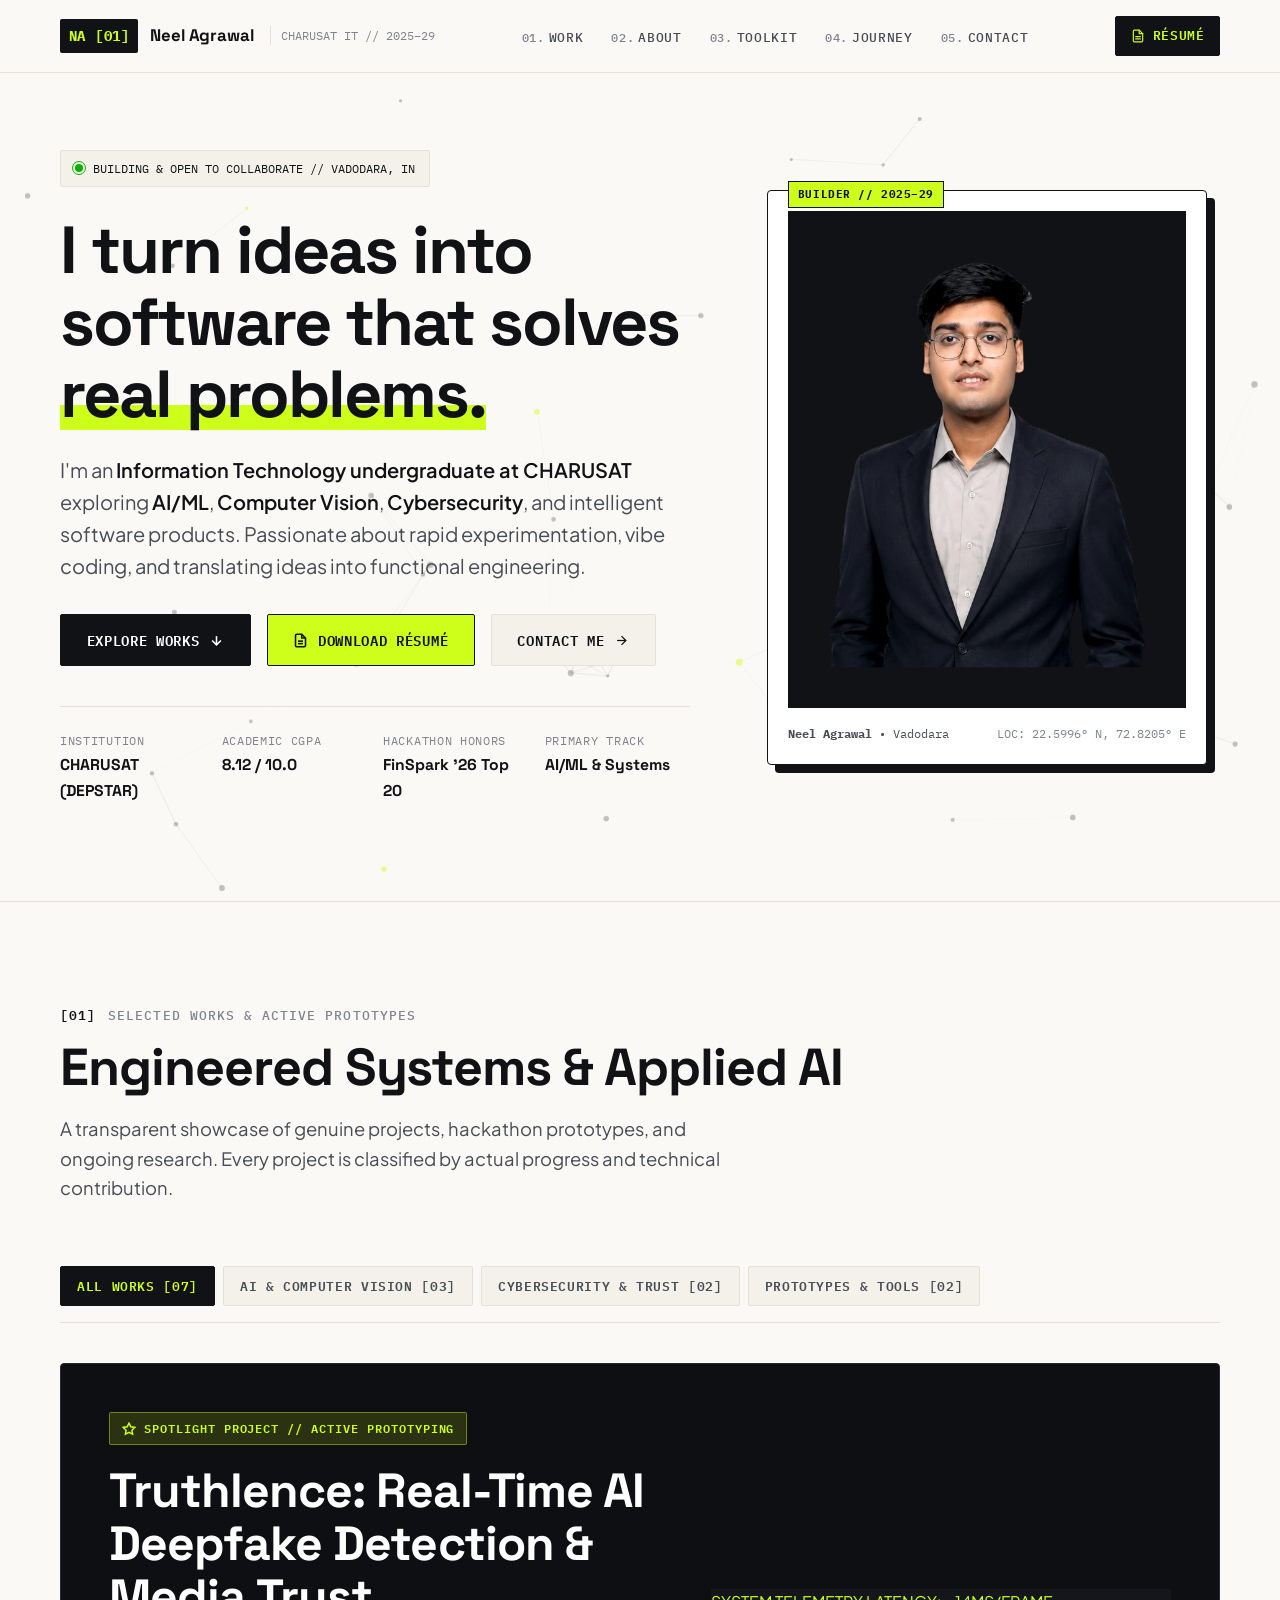
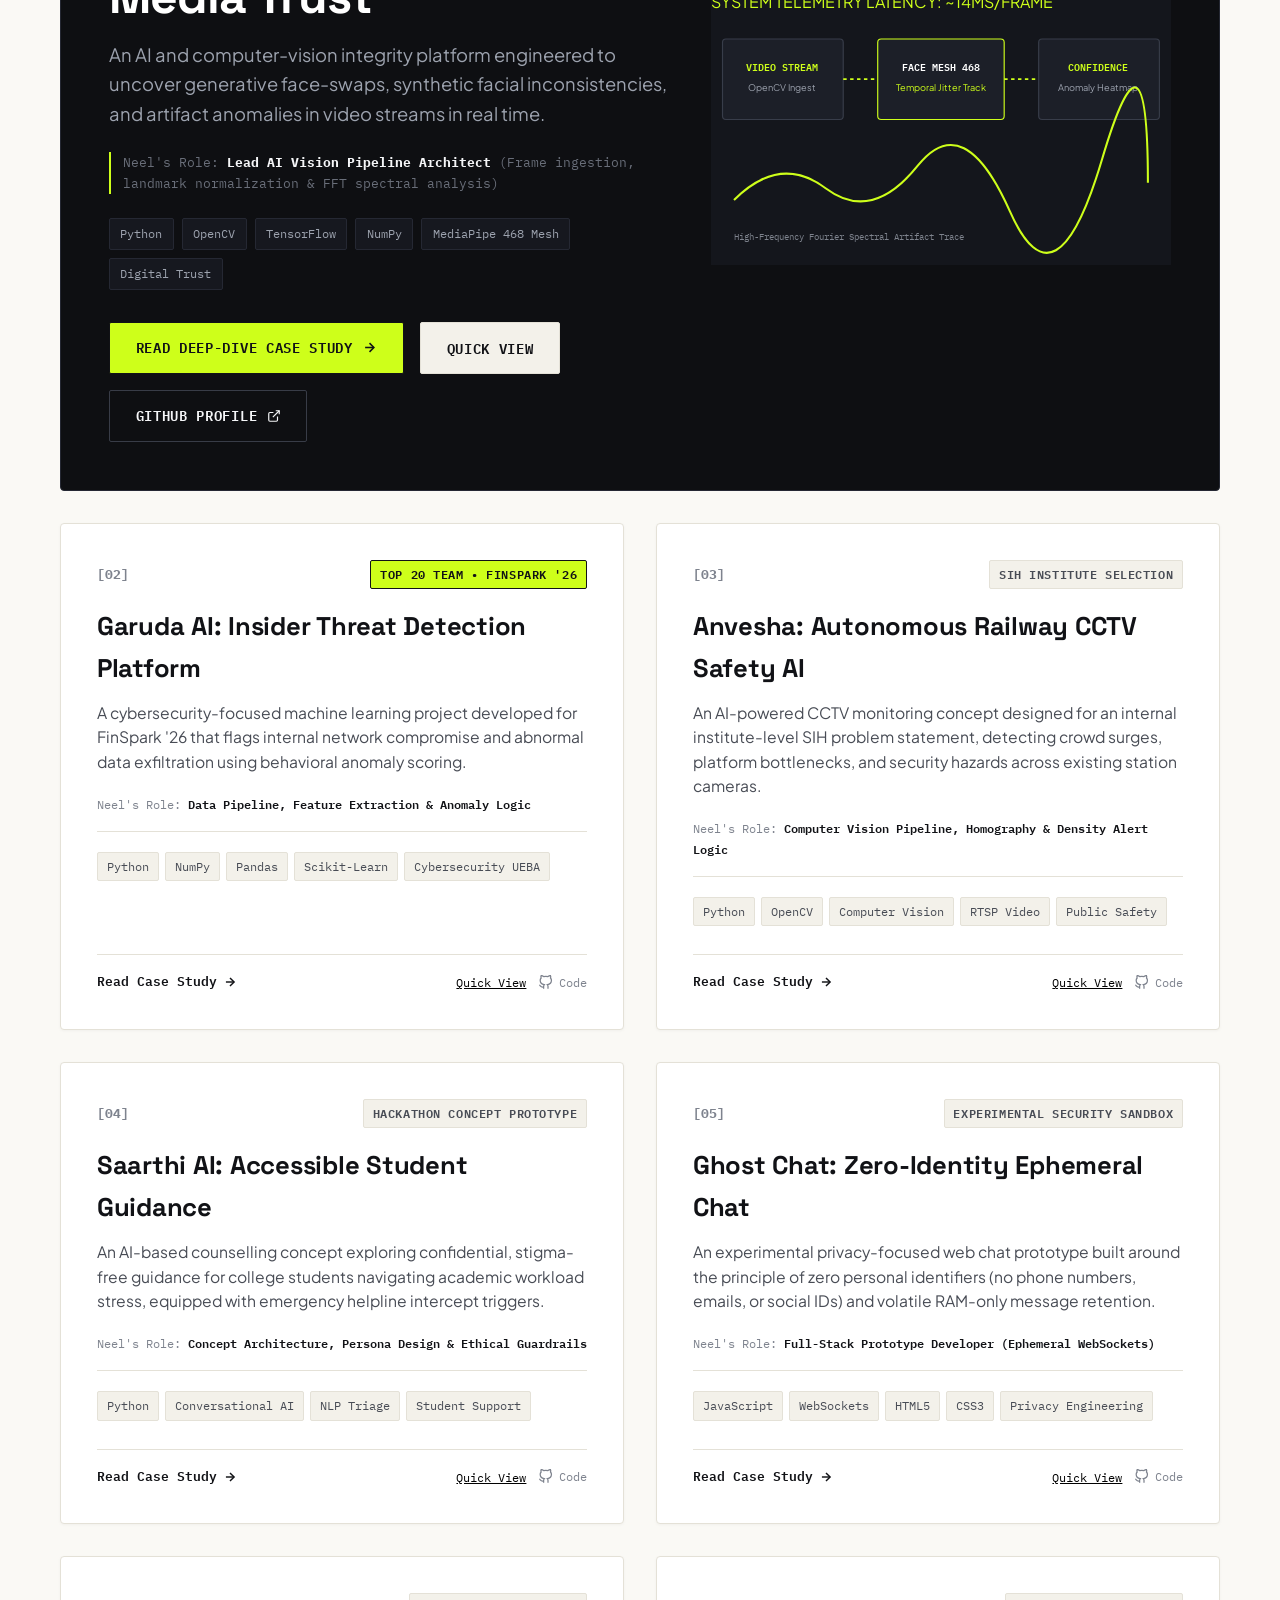
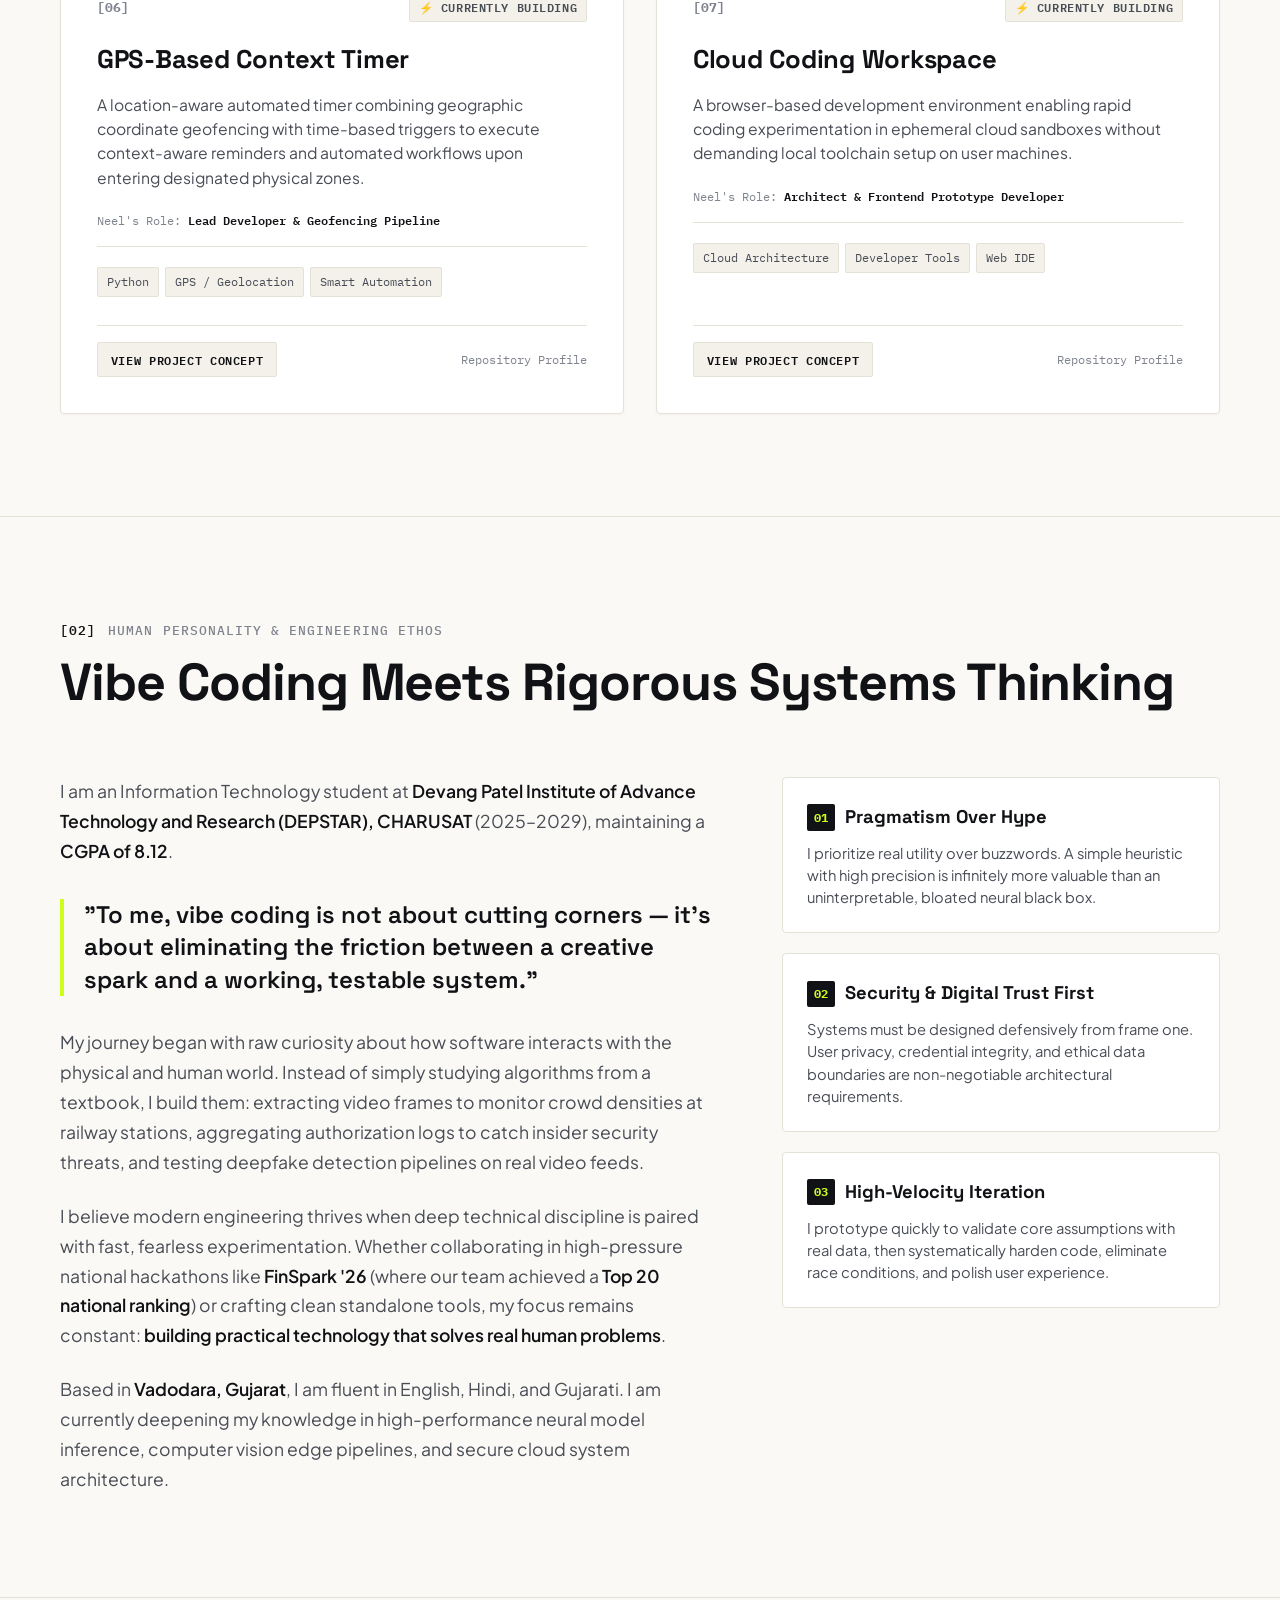
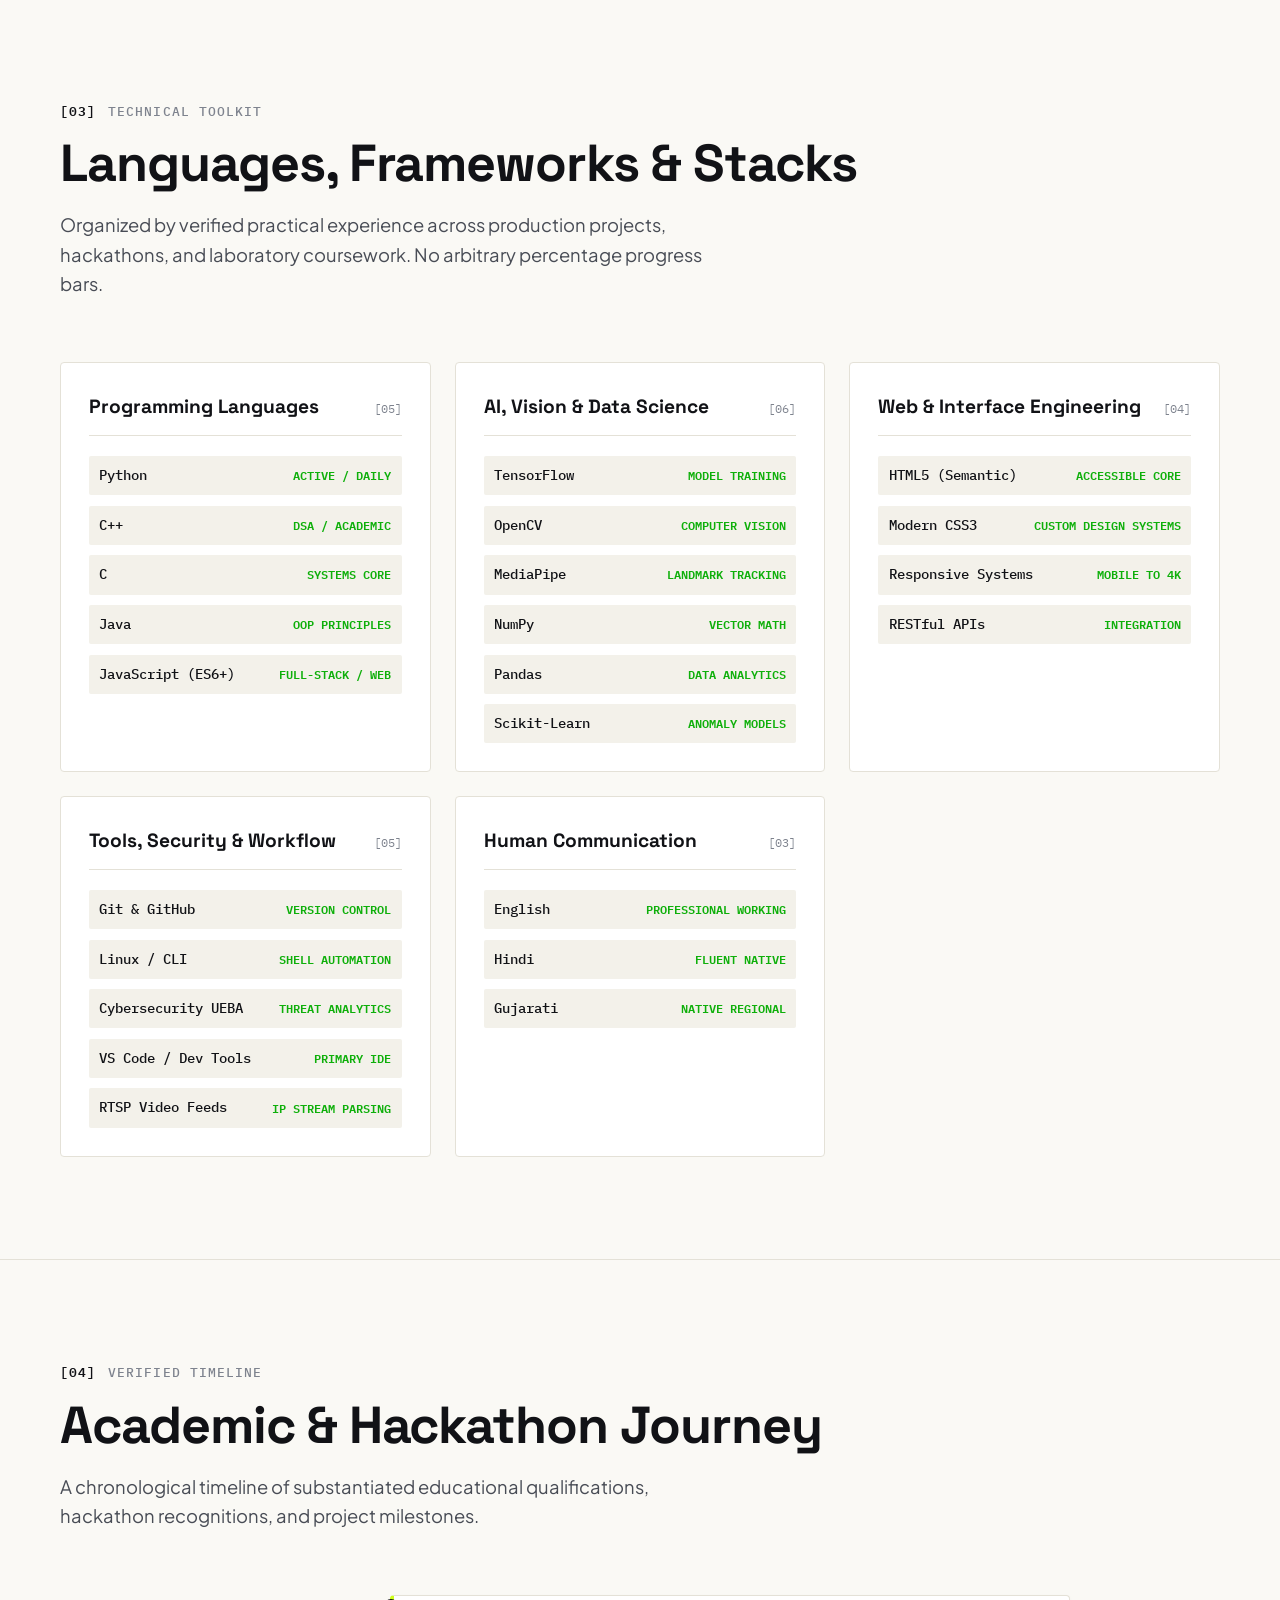
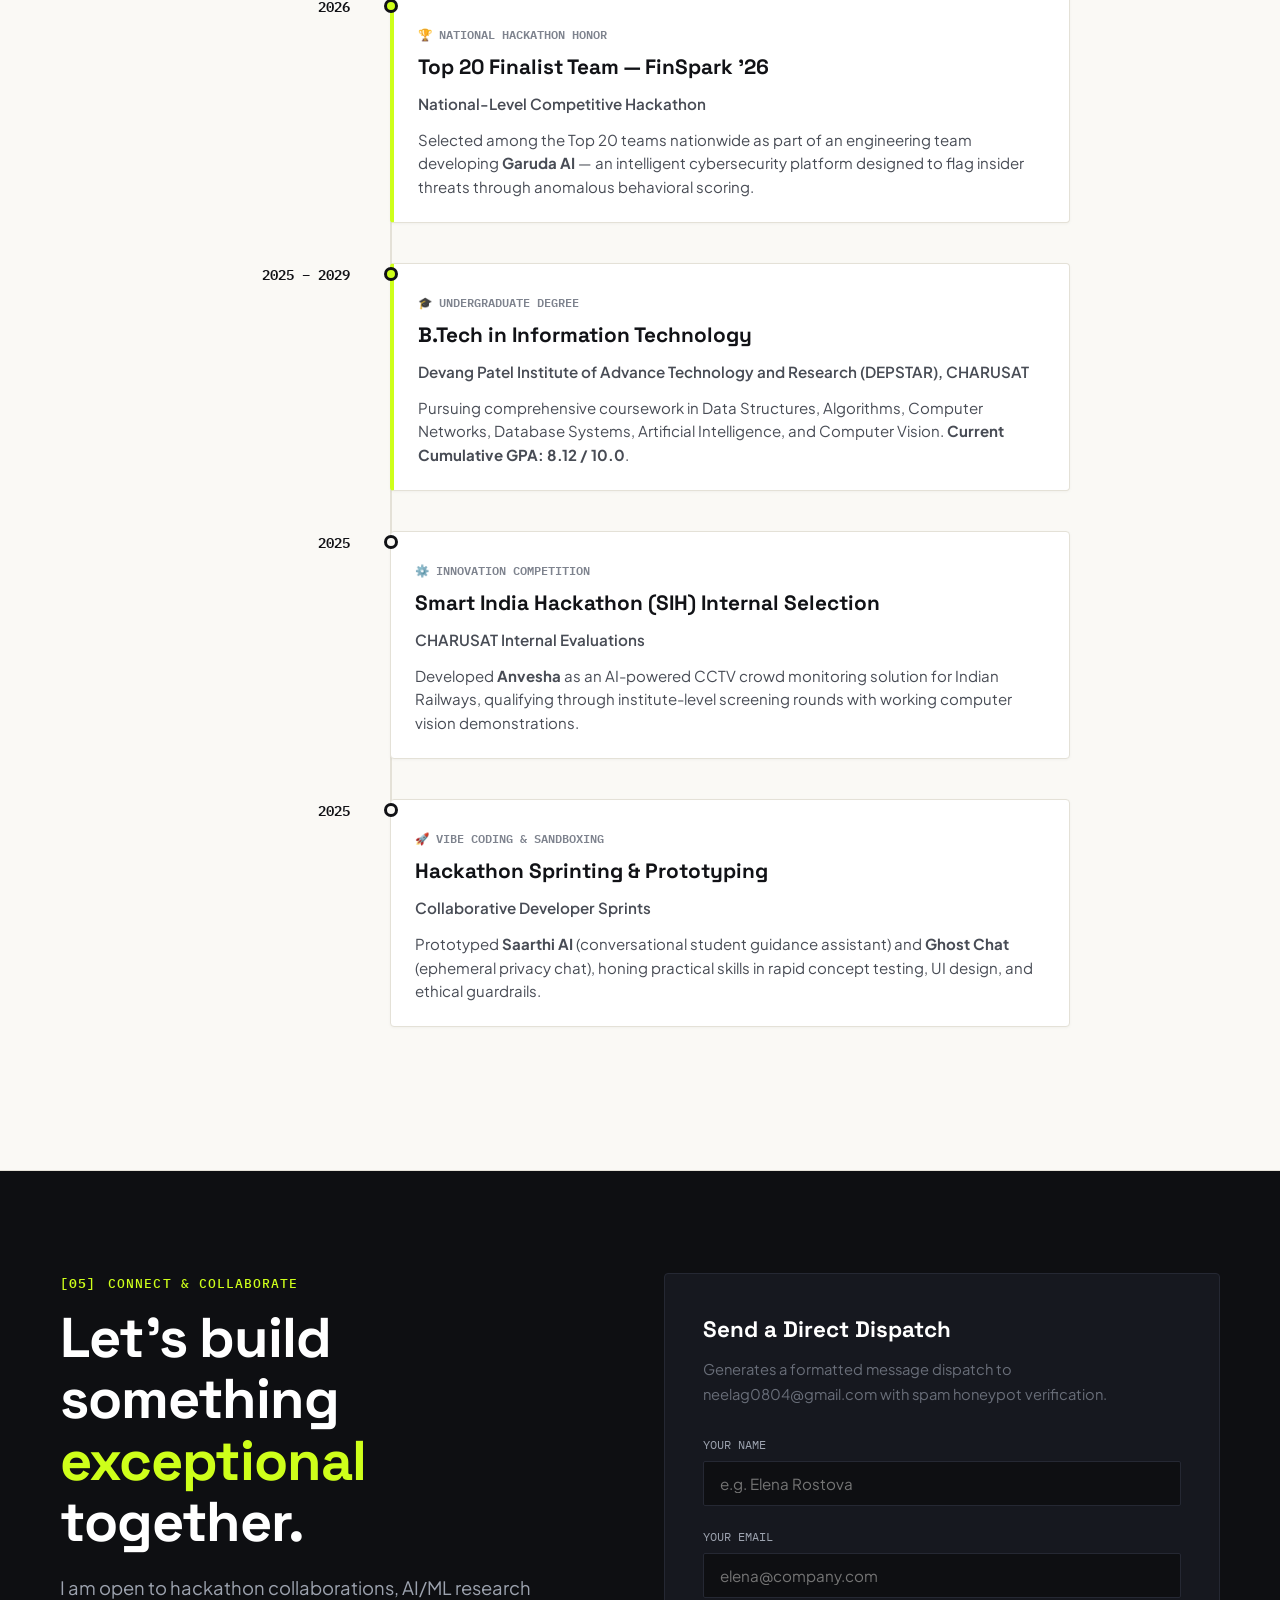
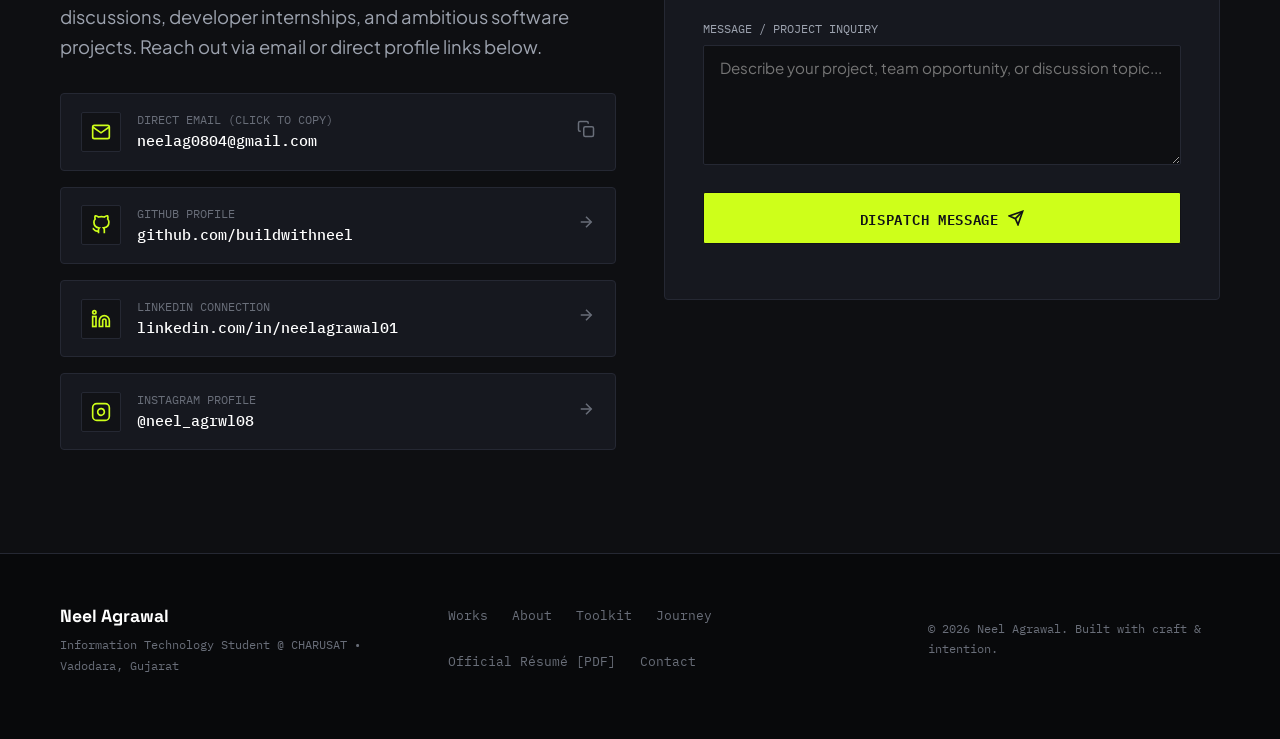
<file: index.html>
<!DOCTYPE html>
<html lang="en">
<head>
  <meta charset="UTF-8">
  <meta name="viewport" content="width=device-width, initial-scale=1.0, maximum-scale=5.0">
  <title>Neel Agrawal — Creative Developer &amp; AI Systems Explorer</title>
  
  <!-- SEO & Search Metadata -->
  <meta name="description" content="Personal developer portfolio of Neel Agrawal, Information Technology undergraduate at CHARUSAT. Exploring AI/ML, Computer Vision, Cybersecurity, and intelligent software systems. FinSpark '26 Top 20 Finalist.">
  <meta name="keywords" content="Neel Agrawal, CHARUSAT, Devang Patel Institute, Information Technology, AI, Machine Learning, Computer Vision, Cybersecurity, Deepfake Detection, FinSpark, Portfolio, Developer">
  <meta name="author" content="Neel Agrawal">
  
  <!-- Open Graph / Social Sharing -->
  <meta property="og:title" content="Neel Agrawal — Creative Developer &amp; AI Systems Explorer">
  <meta property="og:description" content="I turn ideas into software that solves real problems. CHARUSAT IT Undergraduate exploring AI/ML, Computer Vision, and Cybersecurity.">
  <meta property="og:type" content="website">
  <meta property="og:url" content="https://buildwithneel.github.io/Portfolio/">
  <meta property="og:image" content="assets/profile.jpeg">
  
  <!-- Twitter Card -->
  <meta name="twitter:card" content="summary_large_image">
  <meta name="twitter:title" content="Neel Agrawal — Creative Developer &amp; AI Systems Explorer">
  <meta name="twitter:description" content="I turn ideas into software that solves real problems. Exploring AI/ML, Computer Vision, and Cybersecurity.">
  <meta name="twitter:image" content="assets/profile.jpeg">

  <!-- SVG Monogram Favicon -->
  <link rel="icon" type="image/svg+xml" href="data:image/svg+xml,<svg xmlns='http://www.w3.org/2000/svg' viewBox='0 0 32 32'><rect width='32' height='32' rx='4' fill='%23111216'/><text x='16' y='22' font-family='monospace' font-size='16' font-weight='700' fill='%23CEFF1A' text-anchor='middle'>NA</text></svg>">

  <!-- Editorial Typography: Space Grotesk, Plus Jakarta Sans, IBM Plex Mono -->
  <link rel="preconnect" href="https://fonts.googleapis.com">
  <link rel="preconnect" href="https://fonts.gstatic.com" crossorigin>
  <link href="https://fonts.googleapis.com/css2?family=IBM+Plex+Mono:wght@400;500;600;700&family=Plus+Jakarta+Sans:wght@400;500;600;700&family=Space+Grotesk:wght@500;600;700&display=swap" rel="stylesheet">
  
  <!-- Stylesheet -->
  <link rel="stylesheet" href="style.css?v=workshop_2026_final">

  <!-- Structured JSON-LD Data for Search Engines -->
  <script type="application/ld+json">
  {
    "@context": "https://schema.org",
    "@type": "Person",
    "name": "Neel Agrawal",
    "url": "https://buildwithneel.github.io/Portfolio/",
    "image": "assets/profile.jpeg",
    "alumniOf": "Charotar University of Science and Technology (CHARUSAT)",
    "jobTitle": "Information Technology Undergraduate & Developer",
    "sameAs": [
      "https://github.com/buildwithneel",
      "https://www.linkedin.com/in/neelagrawal01",
      "https://www.instagram.com/neel_agrwl08"
    ],
    "knowsAbout": ["Artificial Intelligence", "Machine Learning", "Computer Vision", "Cybersecurity", "Python", "Data Science"]
  }
  </script>
</head>
<body>

  <!-- Sticky Editorial Navigation Bar -->
  <header class="navbar" id="navbar">
    <div class="container nav-container">
      <a href="#home" class="nav-brand" aria-label="Neel Agrawal — Home">
        <span class="brand-mark">NA [01]</span>
        <span class="brand-name">Neel Agrawal</span>
        <span class="brand-sub">CHARUSAT IT // 2025–29</span>
      </a>

      <!-- Desktop Navigation -->
      <nav class="nav-menu" id="nav-menu" aria-label="Primary Navigation">
        <ul class="nav-list">
          <li><a href="#projects" class="nav-link"><span class="nav-index">01.</span>Work</a></li>
          <li><a href="#about" class="nav-link"><span class="nav-index">02.</span>About</a></li>
          <li><a href="#toolkit" class="nav-link"><span class="nav-index">03.</span>Toolkit</a></li>
          <li><a href="#journey" class="nav-link"><span class="nav-index">04.</span>Journey</a></li>
          <li><a href="#contact" class="nav-link"><span class="nav-index">05.</span>Contact</a></li>
        </ul>
      </nav>

      <!-- Nav Actions -->
      <div class="nav-actions">
        <a href="assets/resume.pdf" target="_blank" rel="noopener noreferrer" class="nav-resume-btn" title="Open Neel Agrawal's Resume (PDF)" aria-label="Open Resume PDF">
          <svg width="14" height="14" viewBox="0 0 24 24" fill="none" stroke="currentColor" stroke-width="2" stroke-linecap="round" stroke-linejoin="round"><path d="M14 2H6a2 2 0 0 0-2 2v16a2 2 0 0 0 2 2h12a2 2 0 0 0 2-2V8z"></path><polyline points="14 2 14 8 20 8"></polyline><line x1="16" y1="13" x2="8" y2="13"></line><line x1="16" y1="17" x2="8" y2="17"></line></svg>
          <span>Résumé</span>
        </a>

        <!-- Mobile Drawer Toggle Button -->
        <button class="nav-toggle" id="nav-toggle" aria-label="Toggle navigation drawer" aria-expanded="false" aria-controls="mobile-drawer">
          <span></span>
          <span></span>
          <span></span>
        </button>
      </div>
    </div>
  </header>

  <!-- Mobile Drawer Menu Overlay -->
  <div class="mobile-drawer" id="mobile-drawer" aria-hidden="true">
    <ul class="mobile-nav-list">
      <li><a href="#projects" class="mobile-nav-link"><span class="mobile-nav-index">01.</span> Selected Works</a></li>
      <li><a href="#about" class="mobile-nav-link"><span class="mobile-nav-index">02.</span> About &amp; Ethos</a></li>
      <li><a href="#toolkit" class="mobile-nav-link"><span class="mobile-nav-index">03.</span> Technical Toolkit</a></li>
      <li><a href="#journey" class="mobile-nav-link"><span class="mobile-nav-index">04.</span> Journey &amp; Milestones</a></li>
      <li><a href="#contact" class="mobile-nav-link"><span class="mobile-nav-index">05.</span> Get In Touch</a></li>
    </ul>

    <div class="mobile-drawer-footer">
      <a href="assets/resume.pdf" target="_blank" rel="noopener noreferrer" class="btn btn-primary" style="width: 100%;">
        <svg width="16" height="16" viewBox="0 0 24 24" fill="none" stroke="currentColor" stroke-width="2"><path d="M14 2H6a2 2 0 0 0-2 2v16a2 2 0 0 0 2 2h12a2 2 0 0 0 2-2V8z"></path><polyline points="14 2 14 8 20 8"></polyline><line x1="16" y1="13" x2="8" y2="13"></line><line x1="16" y1="17" x2="8" y2="17"></line></svg>
        <span>Download Official Résumé</span>
      </a>
      <div style="font-family: var(--font-mono); font-size: 0.75rem; color: var(--text-muted); text-align: center;">
        neelag0804@gmail.com • Vadodara, Gujarat
      </div>
    </div>
  </div>

  <main id="main-content">

    <!-- HERO SECTION: THE DIGITAL WORKSHOP -->
    <section class="hero-section" id="home">
      <!-- Interactive Signature Node & Connection Canvas -->
      <canvas id="hero-canvas" class="hero-canvas" aria-hidden="true"></canvas>

      <div class="container hero-grid">
        <div class="hero-content">
          <div class="hero-telemetry-badge">
            <span class="status-dot-pulse"></span>
            <span>BUILDING &amp; OPEN TO COLLABORATE // VADODARA, IN</span>
          </div>

          <h1 class="hero-headline">
            I turn ideas into <br>
            software that solves <br>
            <span class="headline-highlight">real problems.</span>
          </h1>

          <p class="hero-lead">
            I'm an <strong>Information Technology undergraduate at CHARUSAT</strong> exploring <strong>AI/ML</strong>, <strong>Computer Vision</strong>, <strong>Cybersecurity</strong>, and intelligent software products. Passionate about rapid experimentation, vibe coding, and translating ideas into functional engineering.
          </p>

          <div class="hero-cta-group">
            <a href="#projects" class="btn btn-primary">
              <span>Explore Works</span>
              <svg width="15" height="15" viewBox="0 0 24 24" fill="none" stroke="currentColor" stroke-width="2.5"><line x1="12" y1="5" x2="12" y2="19"></line><polyline points="19 12 12 19 5 12"></polyline></svg>
            </a>
            <a href="assets/resume.pdf" target="_blank" rel="noopener noreferrer" class="btn btn-accent" title="View Neel Agrawal Resume PDF">
              <svg width="15" height="15" viewBox="0 0 24 24" fill="none" stroke="currentColor" stroke-width="2.5"><path d="M14 2H6a2 2 0 0 0-2 2v16a2 2 0 0 0 2 2h12a2 2 0 0 0 2-2V8z"></path><polyline points="14 2 14 8 20 8"></polyline><line x1="16" y1="13" x2="8" y2="13"></line><line x1="16" y1="17" x2="8" y2="17"></line></svg>
              <span>Download Résumé</span>
            </a>
            <a href="#contact" class="btn btn-secondary">
              <span>Contact Me</span>
              <svg width="15" height="15" viewBox="0 0 24 24" fill="none" stroke="currentColor" stroke-width="2"><line x1="5" y1="12" x2="19" y2="12"></line><polyline points="12 5 19 12 12 19"></polyline></svg>
            </a>
          </div>

          <!-- Academic & Engineering Telemetry Strip -->
          <div class="hero-data-strip">
            <div class="telemetry-item">
              <span class="telemetry-key">INSTITUTION</span>
              <span class="telemetry-val">CHARUSAT (DEPSTAR)</span>
            </div>
            <div class="telemetry-item">
              <span class="telemetry-key">ACADEMIC CGPA</span>
              <span class="telemetry-val">8.12 / 10.0</span>
            </div>
            <div class="telemetry-item">
              <span class="telemetry-key">HACKATHON HONORS</span>
              <span class="telemetry-val">FinSpark '26 Top 20</span>
            </div>
            <div class="telemetry-item">
              <span class="telemetry-key">PRIMARY TRACK</span>
              <span class="telemetry-val">AI/ML &amp; Systems</span>
            </div>
          </div>
        </div>

        <!-- Editorial Framed Portrait -->
        <div class="hero-media-wrapper">
          <div class="editorial-portrait-frame">
            <div class="frame-corner-tag">Builder // 2025–29</div>
            <div class="portrait-photo-container">
              <img src="assets/profile.png" alt="Neel Agrawal — Information Technology Student &amp; Developer" class="portrait-photo" onerror="this.src='assets/profile.jpeg'">
            </div>
            <div class="frame-caption-bar">
              <div>
                <strong>Neel Agrawal</strong> • Vadodara
              </div>
              <div class="frame-caption-coord">
                LOC: 22.5996° N, 72.8205° E
              </div>
            </div>
          </div>
        </div>
      </div>
    </section>

    <!-- 1. SELECTED WORKS & PROJECT SHOWCASE -->
    <section class="section" id="projects">
      <div class="container">
        <div class="section-header">
          <div class="section-eyebrow">
            <span class="section-eyebrow-num">[01]</span>
            <span>Selected Works &amp; Active Prototypes</span>
          </div>
          <h2 class="section-title">Engineered Systems &amp; Applied AI</h2>
          <p class="section-description">
            A transparent showcase of genuine projects, hackathon prototypes, and ongoing research. Every project is classified by actual progress and technical contribution.
          </p>
        </div>

        <!-- Category Filter Tabs -->
        <div class="projects-filter-bar" role="tablist" aria-label="Project category filters">
          <button class="filter-btn active" data-filter="all" role="tab" aria-selected="true">All Works [07]</button>
          <button class="filter-btn" data-filter="ai" role="tab" aria-selected="false">AI &amp; Computer Vision [03]</button>
          <button class="filter-btn" data-filter="security" role="tab" aria-selected="false">Cybersecurity &amp; Trust [02]</button>
          <button class="filter-btn" data-filter="tools" role="tab" aria-selected="false">Prototypes &amp; Tools [02]</button>
        </div>

        <!-- Projects Grid -->
        <div class="projects-grid">

          <!-- FEATURE 1: TRUTHLENCE (Spotlight Full-Width) -->
          <article class="project-card-spotlight project-item" data-category="ai security">
            <div class="spotlight-layout">
              <div>
                <div class="spotlight-badge">
                  <svg width="14" height="14" viewBox="0 0 24 24" fill="none" stroke="currentColor" stroke-width="2.5"><polygon points="12 2 15.09 8.26 22 9.27 17 14.14 18.18 21.02 12 17.77 5.82 21.02 7 14.14 2 9.27 8.91 8.26 12 2"></polygon></svg>
                  <span>Spotlight Project // Active Prototyping</span>
                </div>
                <h3 class="spotlight-title">Truthlence: Real-Time AI Deepfake Detection &amp; Media Trust</h3>
                <p class="spotlight-pitch">
                  An AI and computer-vision integrity platform engineered to uncover generative face-swaps, synthetic facial inconsistencies, and artifact anomalies in video streams in real time.
                </p>
                <div class="project-role-badge">
                  Neel's Role: <strong>Lead AI Vision Pipeline Architect</strong> (Frame ingestion, landmark normalization &amp; FFT spectral analysis)
                </div>
                <div class="spotlight-tags">
                  <span class="tech-tag-dark">Python</span>
                  <span class="tech-tag-dark">OpenCV</span>
                  <span class="tech-tag-dark">TensorFlow</span>
                  <span class="tech-tag-dark">NumPy</span>
                  <span class="tech-tag-dark">MediaPipe 468 Mesh</span>
                  <span class="tech-tag-dark">Digital Trust</span>
                </div>
                <div class="spotlight-actions">
                  <a href="projects/truthlence.html" class="btn btn-accent">
                    <span>Read Deep-Dive Case Study</span>
                    <svg width="15" height="15" viewBox="0 0 24 24" fill="none" stroke="currentColor" stroke-width="2.5"><line x1="5" y1="12" x2="19" y2="12"></line><polyline points="12 5 19 12 12 19"></polyline></svg>
                  </a>
                  <button class="btn btn-secondary quick-view-btn" data-project="truthlence">
                    <span>Quick View</span>
                  </button>
                  <a href="https://github.com/buildwithneel" target="_blank" rel="noopener noreferrer" class="btn btn-outline" style="border-color: #383C47; color: #F5F6F8;">
                    <span>GitHub Profile</span>
                    <svg width="14" height="14" viewBox="0 0 24 24" fill="none" stroke="currentColor" stroke-width="2"><path d="M18 13v6a2 2 0 0 1-2 2H5a2 2 0 0 1-2-2V8a2 2 0 0 1 2-2h6"></path><polyline points="15 3 21 3 21 9"></polyline><line x1="10" y1="14" x2="21" y2="3"></line></svg>
                  </a>
                </div>
              </div>

              <!-- Inline Architectural Schematic SVG for Truthlence -->
              <div class="cs-diagram-card" style="margin: 0; background: #14161C; border-color: #282C37;">
                <div class="cs-diagram-header" style="color: var(--accent-lime); border-color: #282C37;">
                  <span>SYSTEM TELEMETRY</span>
                  <span>LATENCY: ~14MS/FRAME</span>
                </div>
                <svg viewBox="0 0 400 210" fill="none" xmlns="http://www.w3.org/2000/svg" style="width: 100%; height: auto;">
                  <rect x="10" y="20" width="105" height="70" rx="3" fill="#1C1F28" stroke="#383D4A"/>
                  <text x="62" y="48" fill="#CEFF1A" font-family="IBM Plex Mono" font-size="9" font-weight="600" text-anchor="middle">VIDEO STREAM</text>
                  <text x="62" y="65" fill="#9DA3AF" font-family="Plus Jakarta Sans" font-size="8" text-anchor="middle">OpenCV Ingest</text>
                  
                  <path d="M115 55 L145 55" stroke="#CEFF1A" stroke-width="1.5" stroke-dasharray="3 3"/>

                  <rect x="145" y="20" width="110" height="70" rx="3" fill="#1C1F28" stroke="#CEFF1A"/>
                  <text x="200" y="48" fill="#FFFFFF" font-family="IBM Plex Mono" font-size="9" font-weight="600" text-anchor="middle">FACE MESH 468</text>
                  <text x="200" y="65" fill="#CEFF1A" font-family="Plus Jakarta Sans" font-size="8" text-anchor="middle">Temporal Jitter Track</text>

                  <path d="M255 55 L285 55" stroke="#CEFF1A" stroke-width="1.5" stroke-dasharray="3 3"/>

                  <rect x="285" y="20" width="105" height="70" rx="3" fill="#1C1F28" stroke="#383D4A"/>
                  <text x="337" y="48" fill="#CEFF1A" font-family="IBM Plex Mono" font-size="9" font-weight="600" text-anchor="middle">CONFIDENCE</text>
                  <text x="337" y="65" fill="#9DA3AF" font-family="Plus Jakarta Sans" font-size="8" text-anchor="middle">Anomaly Heatmap</text>

                  <!-- Waveform Line Graph -->
                  <path d="M20 160 Q 60 120, 100 150 T 180 130 T 260 170 T 340 125 T 380 145" stroke="#CEFF1A" stroke-width="1.8" fill="none"/>
                  <text x="20" y="195" fill="#7E838D" font-family="IBM Plex Mono" font-size="8">High-Frequency Fourier Spectral Artifact Trace</text>
                </svg>
              </div>
            </div>
          </article>

          <!-- FEATURE 2: GARUDA AI (Hackathon Top 20) -->
          <article class="project-card project-item" data-category="ai security">
            <div>
              <div class="project-top-meta">
                <span class="project-index">[02]</span>
                <span class="project-status-pill highlight">Top 20 Team • FinSpark '26</span>
              </div>
              <h3 class="project-card-title">Garuda AI: Insider Threat Detection Platform</h3>
              <p class="project-card-pitch">
                A cybersecurity-focused machine learning project developed for FinSpark '26 that flags internal network compromise and abnormal data exfiltration using behavioral anomaly scoring.
              </p>
              <div class="project-card-role">
                Neel's Role: <span>Data Pipeline, Feature Extraction &amp; Anomaly Logic</span>
              </div>
              <div class="project-tech-list">
                <span class="tech-tag-light">Python</span>
                <span class="tech-tag-light">NumPy</span>
                <span class="tech-tag-light">Pandas</span>
                <span class="tech-tag-light">Scikit-Learn</span>
                <span class="tech-tag-light">Cybersecurity UEBA</span>
              </div>
            </div>
            <div class="project-card-actions">
              <a href="projects/garuda-ai.html" class="project-cs-link">
                <span>Read Case Study</span>
                <svg width="14" height="14" viewBox="0 0 24 24" fill="none" stroke="currentColor" stroke-width="2.5"><line x1="5" y1="12" x2="19" y2="12"></line><polyline points="12 5 19 12 12 19"></polyline></svg>
              </a>
              <div style="display: flex; gap: 0.75rem; align-items: center;">
                <button class="quick-view-btn" data-project="garuda-ai" style="font-family: var(--font-mono); font-size: 0.78rem; text-decoration: underline;">Quick View</button>
                <a href="https://github.com/buildwithneel/insider-threat-detection" target="_blank" rel="noopener noreferrer" class="project-gh-link" title="View Source on GitHub">
                  <svg width="15" height="15" viewBox="0 0 24 24" fill="none" stroke="currentColor" stroke-width="2"><path d="M9 19c-5 1.5-5-2.5-7-3m14 6v-3.87a3.37 3.37 0 0 0-.94-2.61c3.14-.35 6.44-1.54 6.44-7A5.44 5.44 0 0 0 20 4.77 5.07 5.07 0 0 0 19.91 1S18.73.65 16 2.48a13.38 13.38 0 0 0-7 0C6.27.65 5.09 1 5.09 1A5.07 5.07 0 0 0 5 4.77a5.44 5.44 0 0 0-1.5 3.78c0 5.42 3.3 6.61 6.44 7A3.37 3.37 0 0 0 9 18.13V22"></path></svg>
                  <span>Code</span>
                </a>
              </div>
            </div>
          </article>

          <!-- FEATURE 3: ANVESHA (SIH Problem Statement) -->
          <article class="project-card project-item" data-category="ai">
            <div>
              <div class="project-top-meta">
                <span class="project-index">[03]</span>
                <span class="project-status-pill">SIH Institute Selection</span>
              </div>
              <h3 class="project-card-title">Anvesha: Autonomous Railway CCTV Safety AI</h3>
              <p class="project-card-pitch">
                An AI-powered CCTV monitoring concept designed for an internal institute-level SIH problem statement, detecting crowd surges, platform bottlenecks, and security hazards across existing station cameras.
              </p>
              <div class="project-card-role">
                Neel's Role: <span>Computer Vision Pipeline, Homography &amp; Density Alert Logic</span>
              </div>
              <div class="project-tech-list">
                <span class="tech-tag-light">Python</span>
                <span class="tech-tag-light">OpenCV</span>
                <span class="tech-tag-light">Computer Vision</span>
                <span class="tech-tag-light">RTSP Video</span>
                <span class="tech-tag-light">Public Safety</span>
              </div>
            </div>
            <div class="project-card-actions">
              <a href="projects/anvesha.html" class="project-cs-link">
                <span>Read Case Study</span>
                <svg width="14" height="14" viewBox="0 0 24 24" fill="none" stroke="currentColor" stroke-width="2.5"><line x1="5" y1="12" x2="19" y2="12"></line><polyline points="12 5 19 12 12 19"></polyline></svg>
              </a>
              <div style="display: flex; gap: 0.75rem; align-items: center;">
                <button class="quick-view-btn" data-project="anvesha" style="font-family: var(--font-mono); font-size: 0.78rem; text-decoration: underline;">Quick View</button>
                <a href="https://github.com/buildwithneel/ANVESHA" target="_blank" rel="noopener noreferrer" class="project-gh-link" title="View Source on GitHub">
                  <svg width="15" height="15" viewBox="0 0 24 24" fill="none" stroke="currentColor" stroke-width="2"><path d="M9 19c-5 1.5-5-2.5-7-3m14 6v-3.87a3.37 3.37 0 0 0-.94-2.61c3.14-.35 6.44-1.54 6.44-7A5.44 5.44 0 0 0 20 4.77 5.07 5.07 0 0 0 19.91 1S18.73.65 16 2.48a13.38 13.38 0 0 0-7 0C6.27.65 5.09 1 5.09 1A5.07 5.07 0 0 0 5 4.77a5.44 5.44 0 0 0-1.5 3.78c0 5.42 3.3 6.61 6.44 7A3.37 3.37 0 0 0 9 18.13V22"></path></svg>
                  <span>Code</span>
                </a>
              </div>
            </div>
          </article>

          <!-- FEATURE 4: SAARTHI AI -->
          <article class="project-card project-item" data-category="ai">
            <div>
              <div class="project-top-meta">
                <span class="project-index">[04]</span>
                <span class="project-status-pill">Hackathon Concept Prototype</span>
              </div>
              <h3 class="project-card-title">Saarthi AI: Accessible Student Guidance</h3>
              <p class="project-card-pitch">
                An AI-based counselling concept exploring confidential, stigma-free guidance for college students navigating academic workload stress, equipped with emergency helpline intercept triggers.
              </p>
              <div class="project-card-role">
                Neel's Role: <span>Concept Architecture, Persona Design &amp; Ethical Guardrails</span>
              </div>
              <div class="project-tech-list">
                <span class="tech-tag-light">Python</span>
                <span class="tech-tag-light">Conversational AI</span>
                <span class="tech-tag-light">NLP Triage</span>
                <span class="tech-tag-light">Student Support</span>
              </div>
            </div>
            <div class="project-card-actions">
              <a href="projects/saarthi-ai.html" class="project-cs-link">
                <span>Read Case Study</span>
                <svg width="14" height="14" viewBox="0 0 24 24" fill="none" stroke="currentColor" stroke-width="2.5"><line x1="5" y1="12" x2="19" y2="12"></line><polyline points="12 5 19 12 12 19"></polyline></svg>
              </a>
              <div style="display: flex; gap: 0.75rem; align-items: center;">
                <button class="quick-view-btn" data-project="saarthi-ai" style="font-family: var(--font-mono); font-size: 0.78rem; text-decoration: underline;">Quick View</button>
                <a href="https://github.com/buildwithneel/saarthiai" target="_blank" rel="noopener noreferrer" class="project-gh-link" title="View Source on GitHub">
                  <svg width="15" height="15" viewBox="0 0 24 24" fill="none" stroke="currentColor" stroke-width="2"><path d="M9 19c-5 1.5-5-2.5-7-3m14 6v-3.87a3.37 3.37 0 0 0-.94-2.61c3.14-.35 6.44-1.54 6.44-7A5.44 5.44 0 0 0 20 4.77 5.07 5.07 0 0 0 19.91 1S18.73.65 16 2.48a13.38 13.38 0 0 0-7 0C6.27.65 5.09 1 5.09 1A5.07 5.07 0 0 0 5 4.77a5.44 5.44 0 0 0-1.5 3.78c0 5.42 3.3 6.61 6.44 7A3.37 3.37 0 0 0 9 18.13V22"></path></svg>
                  <span>Code</span>
                </a>
              </div>
            </div>
          </article>

          <!-- FEATURE 5: GHOST CHAT -->
          <article class="project-card project-item" data-category="security tools">
            <div>
              <div class="project-top-meta">
                <span class="project-index">[05]</span>
                <span class="project-status-pill">Experimental Security Sandbox</span>
              </div>
              <h3 class="project-card-title">Ghost Chat: Zero-Identity Ephemeral Chat</h3>
              <p class="project-card-pitch">
                An experimental privacy-focused web chat prototype built around the principle of zero personal identifiers (no phone numbers, emails, or social IDs) and volatile RAM-only message retention.
              </p>
              <div class="project-card-role">
                Neel's Role: <span>Full-Stack Prototype Developer (Ephemeral WebSockets)</span>
              </div>
              <div class="project-tech-list">
                <span class="tech-tag-light">JavaScript</span>
                <span class="tech-tag-light">WebSockets</span>
                <span class="tech-tag-light">HTML5</span>
                <span class="tech-tag-light">CSS3</span>
                <span class="tech-tag-light">Privacy Engineering</span>
              </div>
            </div>
            <div class="project-card-actions">
              <a href="projects/ghost-chat.html" class="project-cs-link">
                <span>Read Case Study</span>
                <svg width="14" height="14" viewBox="0 0 24 24" fill="none" stroke="currentColor" stroke-width="2.5"><line x1="5" y1="12" x2="19" y2="12"></line><polyline points="12 5 19 12 12 19"></polyline></svg>
              </a>
              <div style="display: flex; gap: 0.75rem; align-items: center;">
                <button class="quick-view-btn" data-project="ghost-chat" style="font-family: var(--font-mono); font-size: 0.78rem; text-decoration: underline;">Quick View</button>
                <a href="https://github.com/buildwithneel/Ghostchat" target="_blank" rel="noopener noreferrer" class="project-gh-link" title="View Source on GitHub">
                  <svg width="15" height="15" viewBox="0 0 24 24" fill="none" stroke="currentColor" stroke-width="2"><path d="M9 19c-5 1.5-5-2.5-7-3m14 6v-3.87a3.37 3.37 0 0 0-.94-2.61c3.14-.35 6.44-1.54 6.44-7A5.44 5.44 0 0 0 20 4.77 5.07 5.07 0 0 0 19.91 1S18.73.65 16 2.48a13.38 13.38 0 0 0-7 0C6.27.65 5.09 1 5.09 1A5.07 5.07 0 0 0 5 4.77a5.44 5.44 0 0 0-1.5 3.78c0 5.42 3.3 6.61 6.44 7A3.37 3.37 0 0 0 9 18.13V22"></path></svg>
                  <span>Code</span>
                </a>
              </div>
            </div>
          </article>

          <!-- PIPELINE PROJECT 6: GPS-BASED CONTEXT TIMER -->
          <article class="project-card project-item" data-category="tools">
            <div>
              <div class="project-top-meta">
                <span class="project-index">[06]</span>
                <span class="project-status-pill">⚡ Currently Building</span>
              </div>
              <h3 class="project-card-title">GPS-Based Context Timer</h3>
              <p class="project-card-pitch">
                A location-aware automated timer combining geographic coordinate geofencing with time-based triggers to execute context-aware reminders and automated workflows upon entering designated physical zones.
              </p>
              <div class="project-card-role">
                Neel's Role: <span>Lead Developer &amp; Geofencing Pipeline</span>
              </div>
              <div class="project-tech-list">
                <span class="tech-tag-light">Python</span>
                <span class="tech-tag-light">GPS / Geolocation</span>
                <span class="tech-tag-light">Smart Automation</span>
              </div>
            </div>
            <div class="project-card-actions">
              <button class="btn btn-secondary quick-view-btn" data-project="gps-timer" style="padding: 0.4rem 0.8rem; font-size: 0.78rem;">
                <span>View Project Concept</span>
              </button>
              <a href="https://github.com/buildwithneel" target="_blank" rel="noopener noreferrer" class="project-gh-link">
                <span>Repository Profile</span>
              </a>
            </div>
          </article>

          <!-- PIPELINE PROJECT 7: CLOUD CODING WORKSPACE -->
          <article class="project-card project-item" data-category="tools">
            <div>
              <div class="project-top-meta">
                <span class="project-index">[07]</span>
                <span class="project-status-pill">⚡ Currently Building</span>
              </div>
              <h3 class="project-card-title">Cloud Coding Workspace</h3>
              <p class="project-card-pitch">
                A browser-based development environment enabling rapid coding experimentation in ephemeral cloud sandboxes without demanding local toolchain setup on user machines.
              </p>
              <div class="project-card-role">
                Neel's Role: <span>Architect &amp; Frontend Prototype Developer</span>
              </div>
              <div class="project-tech-list">
                <span class="tech-tag-light">Cloud Architecture</span>
                <span class="tech-tag-light">Developer Tools</span>
                <span class="tech-tag-light">Web IDE</span>
              </div>
            </div>
            <div class="project-card-actions">
              <button class="btn btn-secondary quick-view-btn" data-project="cloud-workspace" style="padding: 0.4rem 0.8rem; font-size: 0.78rem;">
                <span>View Project Concept</span>
              </button>
              <a href="https://github.com/buildwithneel" target="_blank" rel="noopener noreferrer" class="project-gh-link">
                <span>Repository Profile</span>
              </a>
            </div>
          </article>

        </div>
      </div>
    </section>

    <!-- 2. ABOUT & ETHOS SECTION (EDITORIAL DIGITAL WORKSHOP) -->
    <section class="section" id="about">
      <div class="container">
        <div class="section-header">
          <div class="section-eyebrow">
            <span class="section-eyebrow-num">[02]</span>
            <span>Human Personality &amp; Engineering Ethos</span>
          </div>
          <h2 class="section-title">Vibe Coding Meets Rigorous Systems Thinking</h2>
        </div>

        <div class="about-editorial-grid">
          <div class="about-narrative">
            <p>
              I am an Information Technology student at <strong>Devang Patel Institute of Advance Technology and Research (DEPSTAR), CHARUSAT</strong> (2025–2029), maintaining a <strong>CGPA of 8.12</strong>.
            </p>

            <div class="about-lead-quote">
              "To me, vibe coding is not about cutting corners — it's about eliminating the friction between a creative spark and a working, testable system."
            </div>

            <p>
              My journey began with raw curiosity about how software interacts with the physical and human world. Instead of simply studying algorithms from a textbook, I build them: extracting video frames to monitor crowd densities at railway stations, aggregating authorization logs to catch insider security threats, and testing deepfake detection pipelines on real video feeds.
            </p>

            <p>
              I believe modern engineering thrives when deep technical discipline is paired with fast, fearless experimentation. Whether collaborating in high-pressure national hackathons like <strong>FinSpark '26</strong> (where our team achieved a <strong>Top 20 national ranking</strong>) or crafting clean standalone tools, my focus remains constant: <strong>building practical technology that solves real human problems</strong>.
            </p>

            <p>
              Based in <strong>Vadodara, Gujarat</strong>, I am fluent in English, Hindi, and Gujarati. I am currently deepening my knowledge in high-performance neural model inference, computer vision edge pipelines, and secure cloud system architecture.
            </p>
          </div>

          <!-- Engineering Principles Sidebar -->
          <div class="about-principles-sidebar">
            <div class="principle-card">
              <div class="principle-header">
                <span class="principle-num">01</span>
                <h3 class="principle-title">Pragmatism Over Hype</h3>
              </div>
              <p class="principle-body">
                I prioritize real utility over buzzwords. A simple heuristic with high precision is infinitely more valuable than an uninterpretable, bloated neural black box.
              </p>
            </div>

            <div class="principle-card">
              <div class="principle-header">
                <span class="principle-num">02</span>
                <h3 class="principle-title">Security &amp; Digital Trust First</h3>
              </div>
              <p class="principle-body">
                Systems must be designed defensively from frame one. User privacy, credential integrity, and ethical data boundaries are non-negotiable architectural requirements.
              </p>
            </div>

            <div class="principle-card">
              <div class="principle-header">
                <span class="principle-num">03</span>
                <h3 class="principle-title">High-Velocity Iteration</h3>
              </div>
              <p class="principle-body">
                I prototype quickly to validate core assumptions with real data, then systematically harden code, eliminate race conditions, and polish user experience.
              </p>
            </div>
          </div>
        </div>
      </div>
    </section>

    <!-- 3. TECHNICAL TOOLKIT (HONEST SKILLS & STACKS) -->
    <section class="section" id="toolkit">
      <div class="container">
        <div class="section-header">
          <div class="section-eyebrow">
            <span class="section-eyebrow-num">[03]</span>
            <span>Technical Toolkit</span>
          </div>
          <h2 class="section-title">Languages, Frameworks &amp; Stacks</h2>
          <p class="section-description">
            Organized by verified practical experience across production projects, hackathons, and laboratory coursework. No arbitrary percentage progress bars.
          </p>
        </div>

        <div class="toolkit-categories-grid">

          <!-- Category 1: Languages -->
          <div class="toolkit-group-card">
            <div class="toolkit-group-header">
              <h3 class="toolkit-group-title">Programming Languages</h3>
              <span class="toolkit-group-index">[05]</span>
            </div>
            <div class="toolkit-items-list">
              <div class="toolkit-item-row">
                <span class="toolkit-name">Python</span>
                <span class="toolkit-status verified">Active / Daily</span>
              </div>
              <div class="toolkit-item-row">
                <span class="toolkit-name">C++</span>
                <span class="toolkit-status verified">DSA / Academic</span>
              </div>
              <div class="toolkit-item-row">
                <span class="toolkit-name">C</span>
                <span class="toolkit-status verified">Systems Core</span>
              </div>
              <div class="toolkit-item-row">
                <span class="toolkit-name">Java</span>
                <span class="toolkit-status verified">OOP Principles</span>
              </div>
              <div class="toolkit-item-row">
                <span class="toolkit-name">JavaScript (ES6+)</span>
                <span class="toolkit-status verified">Full-Stack / Web</span>
              </div>
            </div>
          </div>

          <!-- Category 2: AI / ML & Vision -->
          <div class="toolkit-group-card">
            <div class="toolkit-group-header">
              <h3 class="toolkit-group-title">AI, Vision &amp; Data Science</h3>
              <span class="toolkit-group-index">[06]</span>
            </div>
            <div class="toolkit-items-list">
              <div class="toolkit-item-row">
                <span class="toolkit-name">TensorFlow</span>
                <span class="toolkit-status verified">Model Training</span>
              </div>
              <div class="toolkit-item-row">
                <span class="toolkit-name">OpenCV</span>
                <span class="toolkit-status verified">Computer Vision</span>
              </div>
              <div class="toolkit-item-row">
                <span class="toolkit-name">MediaPipe</span>
                <span class="toolkit-status verified">Landmark Tracking</span>
              </div>
              <div class="toolkit-item-row">
                <span class="toolkit-name">NumPy</span>
                <span class="toolkit-status verified">Vector Math</span>
              </div>
              <div class="toolkit-item-row">
                <span class="toolkit-name">Pandas</span>
                <span class="toolkit-status verified">Data Analytics</span>
              </div>
              <div class="toolkit-item-row">
                <span class="toolkit-name">Scikit-Learn</span>
                <span class="toolkit-status verified">Anomaly Models</span>
              </div>
            </div>
          </div>

          <!-- Category 3: Web Technologies -->
          <div class="toolkit-group-card">
            <div class="toolkit-group-header">
              <h3 class="toolkit-group-title">Web &amp; Interface Engineering</h3>
              <span class="toolkit-group-index">[04]</span>
            </div>
            <div class="toolkit-items-list">
              <div class="toolkit-item-row">
                <span class="toolkit-name">HTML5 (Semantic)</span>
                <span class="toolkit-status verified">Accessible Core</span>
              </div>
              <div class="toolkit-item-row">
                <span class="toolkit-name">Modern CSS3</span>
                <span class="toolkit-status verified">Custom Design Systems</span>
              </div>
              <div class="toolkit-item-row">
                <span class="toolkit-name">Responsive Systems</span>
                <span class="toolkit-status verified">Mobile to 4K</span>
              </div>
              <div class="toolkit-item-row">
                <span class="toolkit-name">RESTful APIs</span>
                <span class="toolkit-status verified">Integration</span>
              </div>
            </div>
          </div>

          <!-- Category 4: Tools & Systems -->
          <div class="toolkit-group-card">
            <div class="toolkit-group-header">
              <h3 class="toolkit-group-title">Tools, Security &amp; Workflow</h3>
              <span class="toolkit-group-index">[05]</span>
            </div>
            <div class="toolkit-items-list">
              <div class="toolkit-item-row">
                <span class="toolkit-name">Git &amp; GitHub</span>
                <span class="toolkit-status verified">Version Control</span>
              </div>
              <div class="toolkit-item-row">
                <span class="toolkit-name">Linux / CLI</span>
                <span class="toolkit-status verified">Shell Automation</span>
              </div>
              <div class="toolkit-item-row">
                <span class="toolkit-name">Cybersecurity UEBA</span>
                <span class="toolkit-status verified">Threat Analytics</span>
              </div>
              <div class="toolkit-item-row">
                <span class="toolkit-name">VS Code / Dev Tools</span>
                <span class="toolkit-status verified">Primary IDE</span>
              </div>
              <div class="toolkit-item-row">
                <span class="toolkit-name">RTSP Video Feeds</span>
                <span class="toolkit-status verified">IP Stream Parsing</span>
              </div>
            </div>
          </div>

          <!-- Category 5: Communication Languages -->
          <div class="toolkit-group-card">
            <div class="toolkit-group-header">
              <h3 class="toolkit-group-title">Human Communication</h3>
              <span class="toolkit-group-index">[03]</span>
            </div>
            <div class="toolkit-items-list">
              <div class="toolkit-item-row">
                <span class="toolkit-name">English</span>
                <span class="toolkit-status verified">Professional Working</span>
              </div>
              <div class="toolkit-item-row">
                <span class="toolkit-name">Hindi</span>
                <span class="toolkit-status verified">Fluent Native</span>
              </div>
              <div class="toolkit-item-row">
                <span class="toolkit-name">Gujarati</span>
                <span class="toolkit-status verified">Native Regional</span>
              </div>
            </div>
          </div>

        </div>
      </div>
    </section>

    <!-- 4. VERIFIED JOURNEY & MILESTONES -->
    <section class="section" id="journey">
      <div class="container">
        <div class="section-header">
          <div class="section-eyebrow">
            <span class="section-eyebrow-num">[04]</span>
            <span>Verified Timeline</span>
          </div>
          <h2 class="section-title">Academic &amp; Hackathon Journey</h2>
          <p class="section-description">
            A chronological timeline of substantiated educational qualifications, hackathon recognitions, and project milestones.
          </p>
        </div>

        <div class="timeline-container">

          <!-- Entry 1: FinSpark '26 -->
          <div class="timeline-entry highlight">
            <div class="timeline-date-col">2026</div>
            <div class="timeline-node-pin"></div>
            <div class="timeline-card">
              <span class="timeline-badge-tag">🏆 National Hackathon Honor</span>
              <h3 class="timeline-card-title">Top 20 Finalist Team — FinSpark '26</h3>
              <div class="timeline-card-subtitle">National-Level Competitive Hackathon</div>
              <p class="timeline-card-body">
                Selected among the Top 20 teams nationwide as part of an engineering team developing <strong>Garuda AI</strong> — an intelligent cybersecurity platform designed to flag insider threats through anomalous behavioral scoring.
              </p>
            </div>
          </div>

          <!-- Entry 2: CHARUSAT Degree -->
          <div class="timeline-entry highlight">
            <div class="timeline-date-col">2025 – 2029</div>
            <div class="timeline-node-pin"></div>
            <div class="timeline-card">
              <span class="timeline-badge-tag">🎓 Undergraduate Degree</span>
              <h3 class="timeline-card-title">B.Tech in Information Technology</h3>
              <div class="timeline-card-subtitle">Devang Patel Institute of Advance Technology and Research (DEPSTAR), CHARUSAT</div>
              <p class="timeline-card-body">
                Pursuing comprehensive coursework in Data Structures, Algorithms, Computer Networks, Database Systems, Artificial Intelligence, and Computer Vision. <strong>Current Cumulative GPA: 8.12 / 10.0</strong>.
              </p>
            </div>
          </div>

          <!-- Entry 3: SIH Institute Selection -->
          <div class="timeline-entry">
            <div class="timeline-date-col">2025</div>
            <div class="timeline-node-pin"></div>
            <div class="timeline-card">
              <span class="timeline-badge-tag">⚙️ Innovation Competition</span>
              <h3 class="timeline-card-title">Smart India Hackathon (SIH) Internal Selection</h3>
              <div class="timeline-card-subtitle">CHARUSAT Internal Evaluations</div>
              <p class="timeline-card-body">
                Developed <strong>Anvesha</strong> as an AI-powered CCTV crowd monitoring solution for Indian Railways, qualifying through institute-level screening rounds with working computer vision demonstrations.
              </p>
            </div>
          </div>

          <!-- Entry 4: Rapid Hackathon Ideation -->
          <div class="timeline-entry">
            <div class="timeline-date-col">2025</div>
            <div class="timeline-node-pin"></div>
            <div class="timeline-card">
              <span class="timeline-badge-tag">🚀 Vibe Coding &amp; Sandboxing</span>
              <h3 class="timeline-card-title">Hackathon Sprinting &amp; Prototyping</h3>
              <div class="timeline-card-subtitle">Collaborative Developer Sprints</div>
              <p class="timeline-card-body">
                Prototyped <strong>Saarthi AI</strong> (conversational student guidance assistant) and <strong>Ghost Chat</strong> (ephemeral privacy chat), honing practical skills in rapid concept testing, UI design, and ethical guardrails.
              </p>
            </div>
          </div>

        </div>
      </div>
    </section>

    <!-- 5. CONTACT SECTION: THE WORKSHOP OUTRO -->
    <section class="section section-dark contact-section" id="contact">
      <div class="container">
        <div class="contact-grid">
          <div>
            <div class="section-eyebrow">
              <span class="section-eyebrow-num">[05]</span>
              <span>Connect &amp; Collaborate</span>
            </div>
            <h2 class="contact-headline">
              Let's build something <br>
              <span>exceptional</span> together.
            </h2>
            <p class="contact-lead">
              I am open to hackathon collaborations, AI/ML research discussions, developer internships, and ambitious software projects. Reach out via email or direct profile links below.
            </p>

            <div class="contact-channels-list">
              <!-- Email Channel Card with Copy Button -->
              <div class="channel-card" id="copy-email-btn" role="button" tabindex="0" title="Click to copy email address">
                <div class="channel-left">
                  <div class="channel-icon-box">
                    <svg width="20" height="20" viewBox="0 0 24 24" fill="none" stroke="currentColor" stroke-width="2"><path d="M4 4h16c1.1 0 2 .9 2 2v12c0 1.1-.9 2-2 2H4c-1.1 0-2-.9-2-2V6c0-1.1.9-2 2-2z"></path><polyline points="22,6 12,13 2,6"></polyline></svg>
                  </div>
                  <div>
                    <div class="channel-label">Direct Email (Click to copy)</div>
                    <div class="channel-val">neelag0804@gmail.com</div>
                  </div>
                </div>
                <div class="channel-arrow">
                  <svg width="18" height="18" viewBox="0 0 24 24" fill="none" stroke="currentColor" stroke-width="2"><rect x="9" y="9" width="13" height="13" rx="2" ry="2"></rect><path d="M5 15H4a2 2 0 0 1-2-2V4a2 2 0 0 1 2-2h9a2 2 0 0 1 2 2v1"></path></svg>
                </div>
              </div>

              <!-- GitHub Channel Card -->
              <a href="https://github.com/buildwithneel" target="_blank" rel="noopener noreferrer" class="channel-card">
                <div class="channel-left">
                  <div class="channel-icon-box">
                    <svg width="20" height="20" viewBox="0 0 24 24" fill="none" stroke="currentColor" stroke-width="2"><path d="M9 19c-5 1.5-5-2.5-7-3m14 6v-3.87a3.37 3.37 0 0 0-.94-2.61c3.14-.35 6.44-1.54 6.44-7A5.44 5.44 0 0 0 20 4.77 5.07 5.07 0 0 0 19.91 1S18.73.65 16 2.48a13.38 13.38 0 0 0-7 0C6.27.65 5.09 1 5.09 1A5.07 5.07 0 0 0 5 4.77a5.44 5.44 0 0 0-1.5 3.78c0 5.42 3.3 6.61 6.44 7A3.37 3.37 0 0 0 9 18.13V22"></path></svg>
                  </div>
                  <div>
                    <div class="channel-label">GitHub Profile</div>
                    <div class="channel-val">github.com/buildwithneel</div>
                  </div>
                </div>
                <div class="channel-arrow">
                  <svg width="18" height="18" viewBox="0 0 24 24" fill="none" stroke="currentColor" stroke-width="2"><line x1="5" y1="12" x2="19" y2="12"></line><polyline points="12 5 19 12 12 19"></polyline></svg>
                </div>
              </a>

              <!-- LinkedIn Channel Card -->
              <a href="https://www.linkedin.com/in/neelagrawal01" target="_blank" rel="noopener noreferrer" class="channel-card">
                <div class="channel-left">
                  <div class="channel-icon-box">
                    <svg width="20" height="20" viewBox="0 0 24 24" fill="none" stroke="currentColor" stroke-width="2"><path d="M16 8a6 6 0 0 1 6 6v7h-4v-7a2 2 0 0 0-2-2 2 2 0 0 0-2 2v7h-4v-7a6 6 0 0 1 6-6z"></path><rect x="2" y="9" width="4" height="12"></rect><circle cx="4" cy="4" r="2"></circle></svg>
                  </div>
                  <div>
                    <div class="channel-label">LinkedIn Connection</div>
                    <div class="channel-val">linkedin.com/in/neelagrawal01</div>
                  </div>
                </div>
                <div class="channel-arrow">
                  <svg width="18" height="18" viewBox="0 0 24 24" fill="none" stroke="currentColor" stroke-width="2"><line x1="5" y1="12" x2="19" y2="12"></line><polyline points="12 5 19 12 12 19"></polyline></svg>
                </div>
              </a>

              <!-- Instagram Profile -->
              <a href="https://www.instagram.com/neel_agrwl08" target="_blank" rel="noopener noreferrer" class="channel-card">
                <div class="channel-left">
                  <div class="channel-icon-box">
                    <svg width="20" height="20" viewBox="0 0 24 24" fill="none" stroke="currentColor" stroke-width="2"><rect x="2" y="2" width="20" height="20" rx="5" ry="5"></rect><path d="M16 11.37A4 4 0 1 1 12.63 8 4 4 0 0 1 16 11.37z"></path><line x1="17.5" y1="6.5" x2="17.51" y2="6.5"></line></svg>
                  </div>
                  <div>
                    <div class="channel-label">Instagram Profile</div>
                    <div class="channel-val">@neel_agrwl08</div>
                  </div>
                </div>
                <div class="channel-arrow">
                  <svg width="18" height="18" viewBox="0 0 24 24" fill="none" stroke="currentColor" stroke-width="2"><line x1="5" y1="12" x2="19" y2="12"></line><polyline points="12 5 19 12 12 19"></polyline></svg>
                </div>
              </a>
            </div>
          </div>

          <!-- Verified Inquiry Dispatch Form -->
          <div class="contact-form-container">
            <h3 class="form-title">Send a Direct Dispatch</h3>
            <p class="form-subtitle">Generates a formatted message dispatch to neelag0804@gmail.com with spam honeypot verification.</p>

            <form id="contact-form">
              <!-- Honeypot anti-spam field -->
              <input type="text" id="hp-field" class="form-honeypot" tabindex="-1" autocomplete="off">

              <div class="form-group">
                <label for="sender-name" class="form-label">Your Name</label>
                <input type="text" id="sender-name" class="form-input" placeholder="e.g. Elena Rostova" required>
              </div>

              <div class="form-group">
                <label for="sender-email" class="form-label">Your Email</label>
                <input type="email" id="sender-email" class="form-input" placeholder="elena@company.com" required>
              </div>

              <div class="form-group">
                <label for="sender-message" class="form-label">Message / Project Inquiry</label>
                <textarea id="sender-message" class="form-textarea" placeholder="Describe your project, team opportunity, or discussion topic..." required></textarea>
              </div>

              <button type="submit" class="btn btn-accent" style="width: 100%;">
                <span>Dispatch Message</span>
                <svg width="16" height="16" viewBox="0 0 24 24" fill="none" stroke="currentColor" stroke-width="2.5"><line x1="22" y1="2" x2="11" y2="13"></line><polygon points="22 2 15 22 11 13 2 9 22 2"></polygon></svg>
              </button>

              <div id="form-feedback" style="margin-top: 1rem; font-family: var(--font-mono); font-size: 0.8rem; text-align: center;"></div>
            </form>
          </div>
        </div>
      </div>
    </section>

  </main>

  <!-- Editorial Colophon & Footer -->
  <footer class="footer">
    <div class="container footer-inner">
      <div>
        <div class="footer-author-brand">Neel Agrawal</div>
        <div class="footer-role">Information Technology Student @ CHARUSAT • Vadodara, Gujarat</div>
      </div>

      <nav class="footer-nav" aria-label="Footer navigation">
        <a href="#projects">Works</a>
        <a href="#about">About</a>
        <a href="#toolkit">Toolkit</a>
        <a href="#journey">Journey</a>
        <a href="assets/resume.pdf" target="_blank" rel="noopener noreferrer">Official Résumé [PDF]</a>
        <a href="#contact">Contact</a>
      </nav>

      <div class="footer-meta">
        &copy; <span id="current-year">2026</span> Neel Agrawal. Built with craft &amp; intention.
      </div>
    </div>
  </footer>

  <!-- Quick-View Modal Dialog -->
  <div class="modal-overlay" id="quick-modal" role="dialog" aria-modal="true" aria-labelledby="modal-title">
    <div class="modal-dialog">
      <button class="modal-close-btn" id="modal-close" aria-label="Close project modal">&times;</button>
      <div id="modal-badge" class="mono-tag" style="color: var(--accent-lime-text-dark); margin-bottom: 0.5rem; font-weight: 700;"></div>
      <h2 id="modal-title" style="font-family: var(--font-display); font-size: 1.8rem; margin-bottom: 0.75rem;"></h2>

      <div style="font-family: var(--font-mono); font-size: 0.82rem; color: var(--text-muted); margin-bottom: 1rem;">
        Role: <span id="modal-role" style="color: var(--text-primary); font-weight: 600;"></span>
      </div>

      <div style="font-family: var(--font-mono); font-size: 0.82rem; color: var(--text-muted); margin-bottom: 1.25rem;">
        Stack: <span id="modal-stack" style="color: var(--text-primary); font-weight: 600;"></span>
      </div>

      <div style="margin-bottom: 1.25rem;">
        <strong style="font-family: var(--font-display); display: block; margin-bottom: 0.25rem;">Problem:</strong>
        <p id="modal-problem" style="color: var(--text-secondary); font-size: 0.95rem;"></p>
      </div>

      <div style="margin-bottom: 1.25rem;">
        <strong style="font-family: var(--font-display); display: block; margin-bottom: 0.25rem;">Engineered Solution:</strong>
        <p id="modal-solution" style="color: var(--text-secondary); font-size: 0.95rem;"></p>
      </div>

      <div style="margin-bottom: 1.75rem; background: var(--bg-secondary); padding: 0.75rem 1rem; border-radius: 4px;">
        <strong style="font-family: var(--font-mono); font-size: 0.78rem; text-transform: uppercase; color: var(--text-muted); display: block;">Status &amp; Verifiability:</strong>
        <p id="modal-status" style="color: var(--text-primary); font-size: 0.9rem; margin-top: 0.25rem;"></p>
      </div>

      <div style="display: flex; gap: 1rem; flex-wrap: wrap;">
        <a id="modal-cs-link" href="#" class="btn btn-primary" style="font-size: 0.8rem; padding: 0.6rem 1.2rem;">
          <span>Read Full Case Study</span>
          <svg width="14" height="14" viewBox="0 0 24 24" fill="none" stroke="currentColor" stroke-width="2"><line x1="5" y1="12" x2="19" y2="12"></line><polyline points="12 5 19 12 12 19"></polyline></svg>
        </a>
        <a id="modal-gh-link" href="#" target="_blank" rel="noopener noreferrer" class="btn btn-secondary" style="font-size: 0.8rem; padding: 0.6rem 1.2rem;">
          <span>GitHub Repository</span>
          <svg width="14" height="14" viewBox="0 0 24 24" fill="none" stroke="currentColor" stroke-width="2"><path d="M18 13v6a2 2 0 0 1-2 2H5a2 2 0 0 1-2-2V8a2 2 0 0 1 2-2h6"></path><polyline points="15 3 21 3 21 9"></polyline><line x1="10" y1="14" x2="21" y2="3"></line></svg>
        </a>
      </div>
    </div>
  </div>

  <!-- Clipboard Toast Notification Feedback -->
  <div class="copy-toast" id="copy-toast" aria-live="polite"></div>

  <!-- Scripts -->
  <script src="script.js?v=workshop_2026_final"></script>
</body>
</html>
</file>
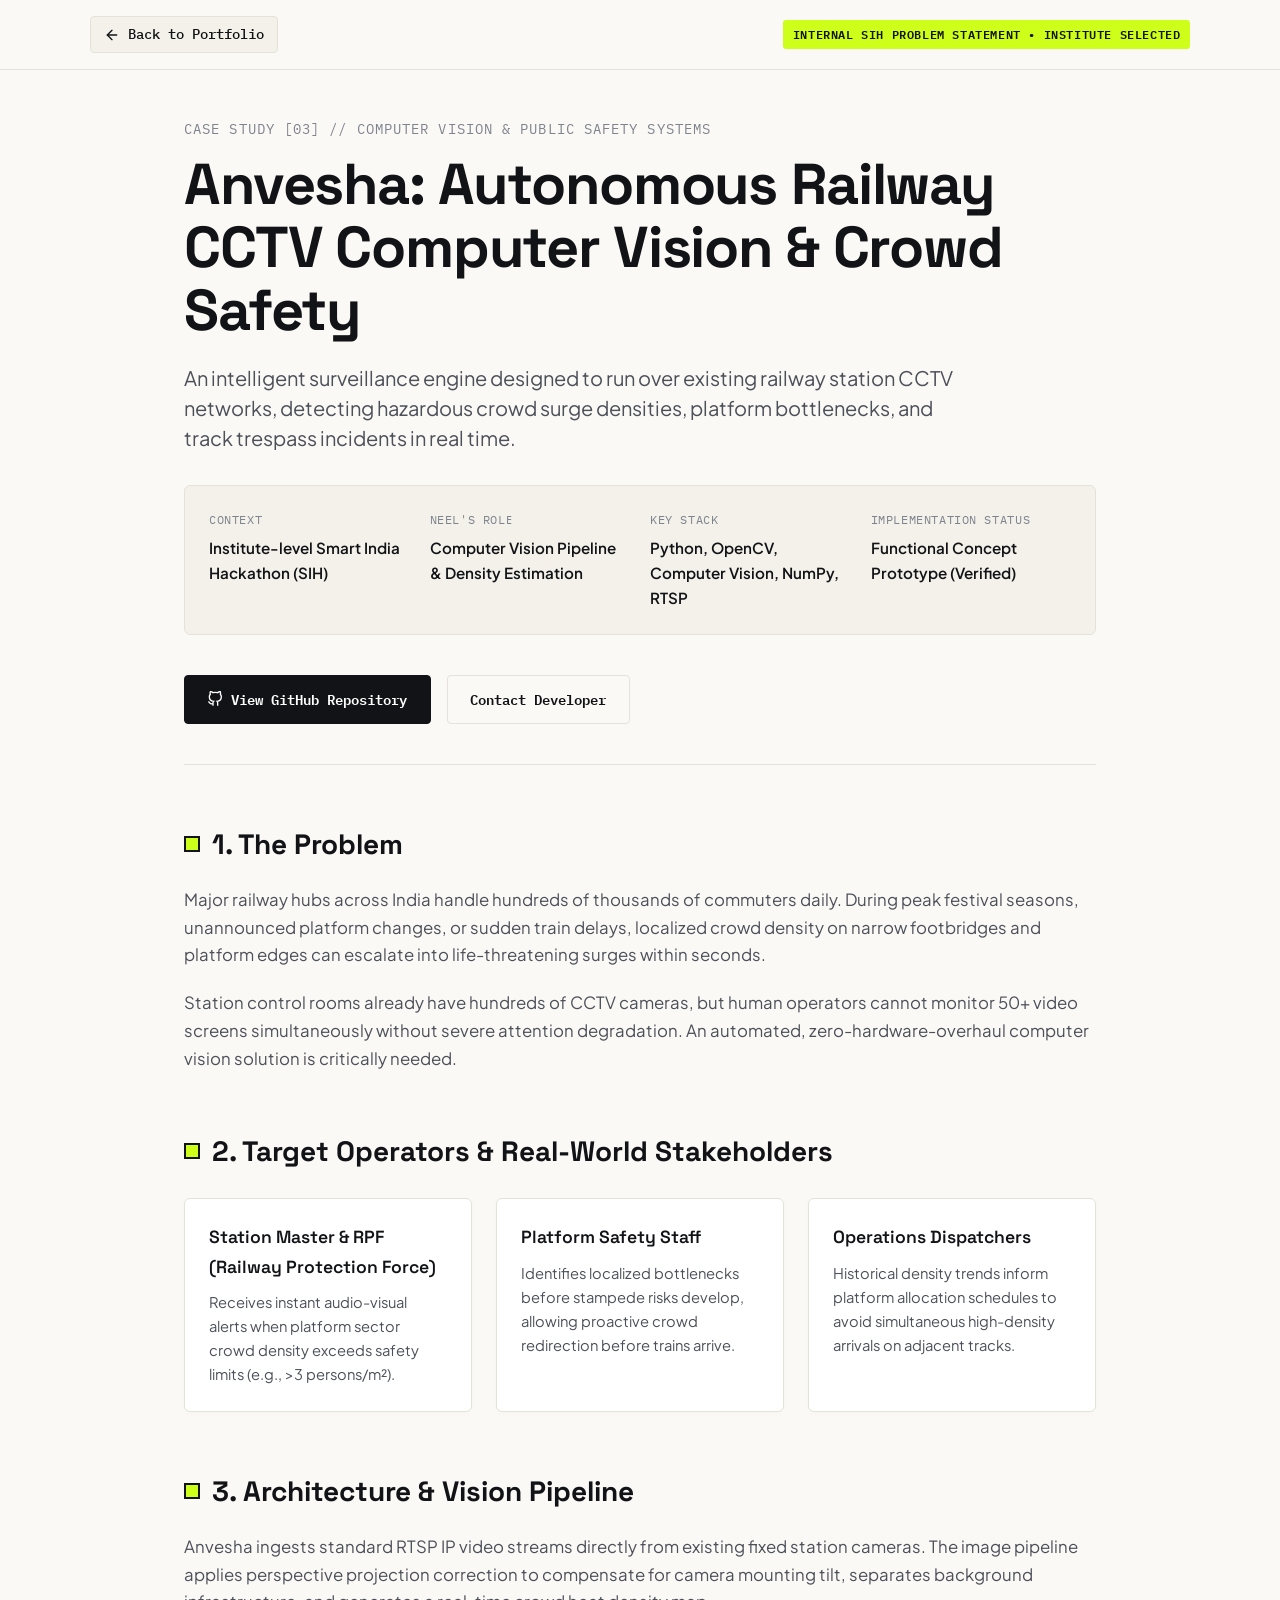
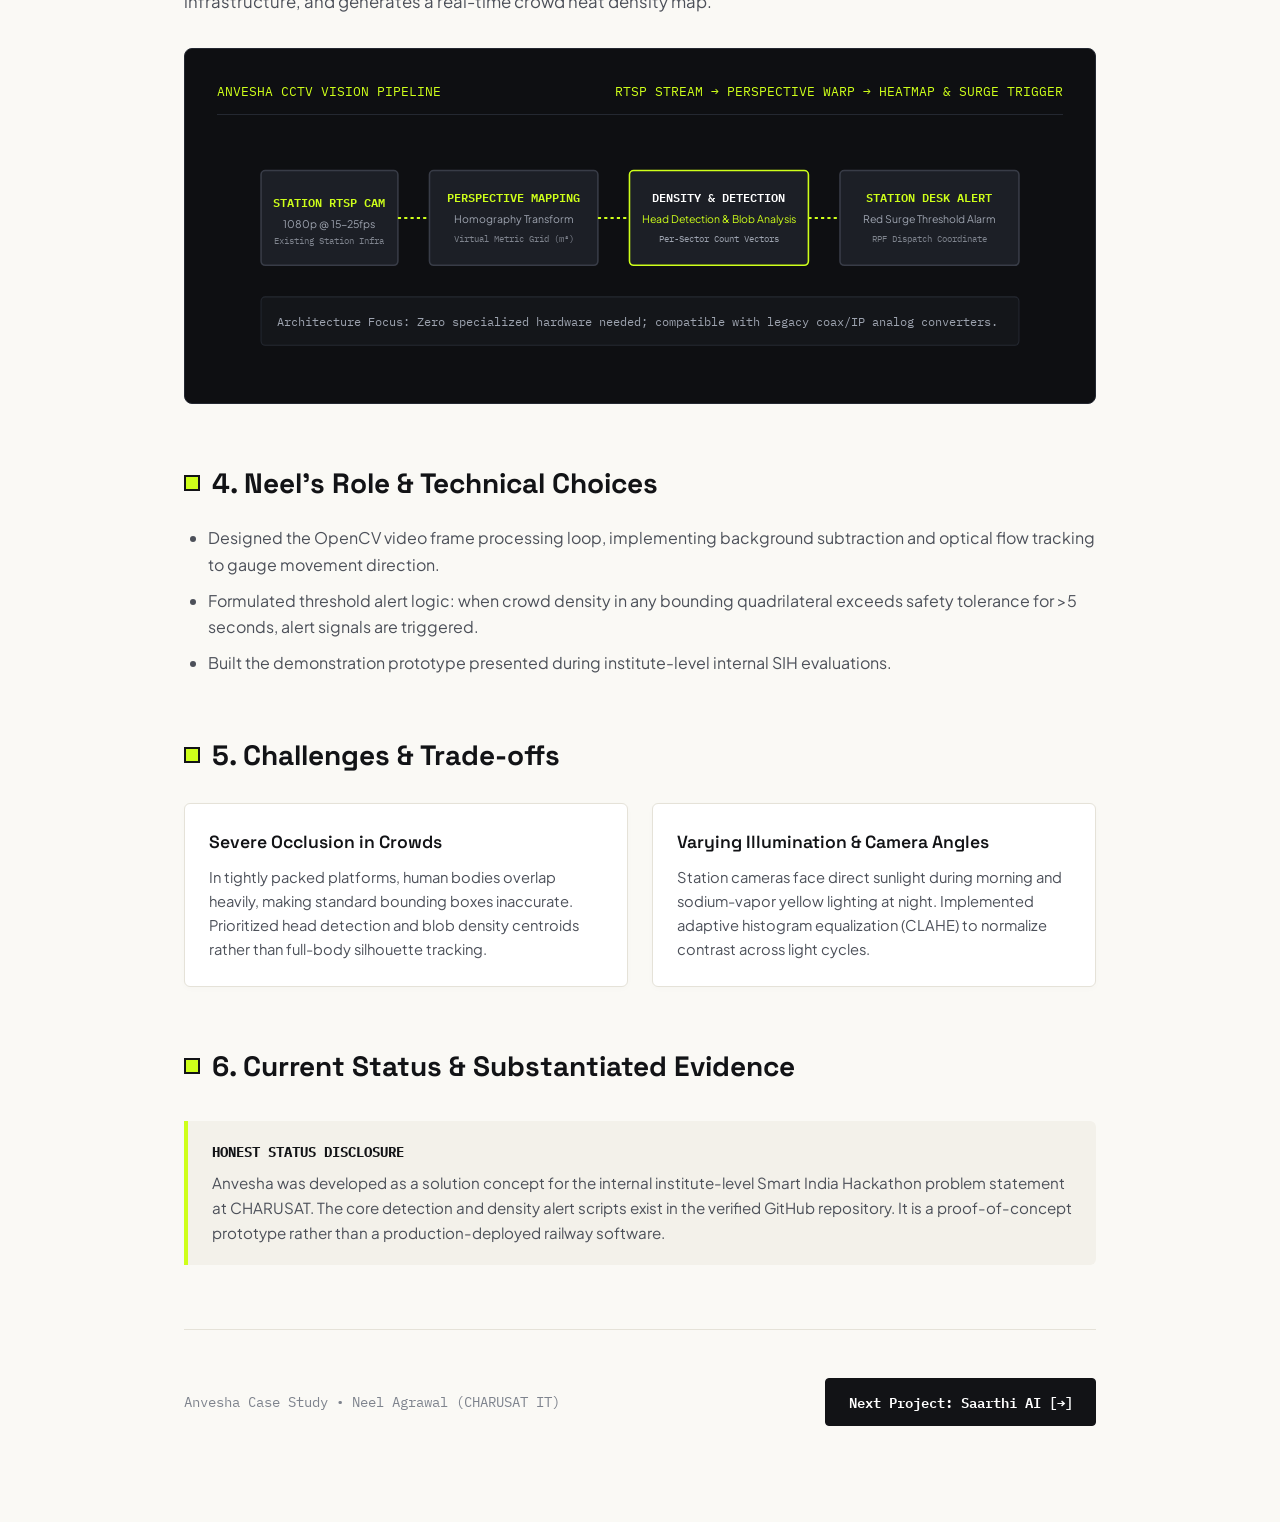
<file: projects/anvesha.html>
<!DOCTYPE html>
<html lang="en">
<head>
  <meta charset="UTF-8">
  <meta name="viewport" content="width=device-width, initial-scale=1.0">
  <title>Anvesha — Railway CCTV AI Monitoring | Neel Agrawal</title>
  <meta name="description" content="Engineering case study for Anvesha: AI-powered Railway Station CCTV crowd & safety monitoring system by Neel Agrawal.">
  <link rel="preconnect" href="https://fonts.googleapis.com">
  <link rel="preconnect" href="https://fonts.gstatic.com" crossorigin>
  <link href="https://fonts.googleapis.com/css2?family=IBM+Plex+Mono:wght@400;500;600&family=Plus+Jakarta+Sans:wght@400;500;600;700&family=Space+Grotesk:wght@500;600;700&display=swap" rel="stylesheet">
  <link rel="stylesheet" href="case-study.css">
</head>
<body>

  <nav class="cs-nav" aria-label="Breadcrumb navigation">
    <div class="cs-nav-inner">
      <a href="../index.html#projects" class="cs-back-link">
        <svg width="16" height="16" viewBox="0 0 24 24" fill="none" stroke="currentColor" stroke-width="2" stroke-linecap="round" stroke-linejoin="round"><line x1="19" y1="12" x2="5" y2="12"></line><polyline points="12 19 5 12 12 5"></polyline></svg>
        Back to Portfolio
      </a>
      <span class="cs-meta-pill">Internal SIH Problem Statement • Institute Selected</span>
    </div>
  </nav>

  <main class="cs-container">
    <header class="cs-header">
      <div class="cs-tagline">Case Study [03] // Computer Vision &amp; Public Safety Systems</div>
      <h1 class="cs-title">Anvesha: Autonomous Railway CCTV Computer Vision &amp; Crowd Safety</h1>
      <p class="cs-summary">
        An intelligent surveillance engine designed to run over existing railway station CCTV networks, detecting hazardous crowd surge densities, platform bottlenecks, and track trespass incidents in real time.
      </p>

      <div class="cs-facts-grid">
        <div>
          <div class="cs-fact-label">Context</div>
          <div class="cs-fact-val">Institute-level Smart India Hackathon (SIH)</div>
        </div>
        <div>
          <div class="cs-fact-label">Neel's Role</div>
          <div class="cs-fact-val">Computer Vision Pipeline &amp; Density Estimation</div>
        </div>
        <div>
          <div class="cs-fact-label">Key Stack</div>
          <div class="cs-fact-val">Python, OpenCV, Computer Vision, NumPy, RTSP</div>
        </div>
        <div>
          <div class="cs-fact-label">Implementation Status</div>
          <div class="cs-fact-val">Functional Concept Prototype (Verified)</div>
        </div>
      </div>

      <div class="cs-actions-row">
        <a href="https://github.com/buildwithneel/ANVESHA" target="_blank" rel="noopener noreferrer" class="cs-btn cs-btn-primary">
          <svg width="16" height="16" viewBox="0 0 24 24" fill="none" stroke="currentColor" stroke-width="2"><path d="M9 19c-5 1.5-5-2.5-7-3m14 6v-3.87a3.37 3.37 0 0 0-.94-2.61c3.14-.35 6.44-1.54 6.44-7A5.44 5.44 0 0 0 20 4.77 5.07 5.07 0 0 0 19.91 1S18.73.65 16 2.48a13.38 13.38 0 0 0-7 0C6.27.65 5.09 1 5.09 1A5.07 5.07 0 0 0 5 4.77a5.44 5.44 0 0 0-1.5 3.78c0 5.42 3.3 6.61 6.44 7A3.37 3.37 0 0 0 9 18.13V22"></path></svg>
          View GitHub Repository
        </a>
        <a href="../index.html#contact" class="cs-btn cs-btn-outline">Contact Developer</a>
      </div>
    </header>

    <!-- 1. The Problem -->
    <section class="cs-section">
      <h2 class="cs-section-title">1. The Problem</h2>
      <p class="cs-prose">
        Major railway hubs across India handle hundreds of thousands of commuters daily. During peak festival seasons, unannounced platform changes, or sudden train delays, localized crowd density on narrow footbridges and platform edges can escalate into life-threatening surges within seconds.
      </p>
      <p class="cs-prose">
        Station control rooms already have hundreds of CCTV cameras, but human operators cannot monitor 50+ video screens simultaneously without severe attention degradation. An automated, zero-hardware-overhaul computer vision solution is critically needed.
      </p>
    </section>

    <!-- 2. Target Users -->
    <section class="cs-section">
      <h2 class="cs-section-title">2. Target Operators &amp; Real-World Stakeholders</h2>
      <div class="cs-decision-grid">
        <div class="cs-decision-card">
          <h3 class="cs-decision-title">Station Master &amp; RPF (Railway Protection Force)</h3>
          <p class="cs-decision-body">Receives instant audio-visual alerts when platform sector crowd density exceeds safety limits (e.g., &gt;3 persons/m²).</p>
        </div>
        <div class="cs-decision-card">
          <h3 class="cs-decision-title">Platform Safety Staff</h3>
          <p class="cs-decision-body">Identifies localized bottlenecks before stampede risks develop, allowing proactive crowd redirection before trains arrive.</p>
        </div>
        <div class="cs-decision-card">
          <h3 class="cs-decision-title">Operations Dispatchers</h3>
          <p class="cs-decision-body">Historical density trends inform platform allocation schedules to avoid simultaneous high-density arrivals on adjacent tracks.</p>
        </div>
      </div>
    </section>

    <!-- 3. Architecture -->
    <section class="cs-section">
      <h2 class="cs-section-title">3. Architecture &amp; Vision Pipeline</h2>
      <p class="cs-prose">
        Anvesha ingests standard RTSP IP video streams directly from existing fixed station cameras. The image pipeline applies perspective projection correction to compensate for camera mounting tilt, separates background infrastructure, and generates a real-time crowd heat density map.
      </p>

      <div class="cs-diagram-card">
        <div class="cs-diagram-header">
          <span>ANVESHA CCTV VISION PIPELINE</span>
          <span>RTSP STREAM → PERSPECTIVE WARP → HEATMAP &amp; SURGE TRIGGER</span>
        </div>
        <svg class="cs-diagram-svg" viewBox="0 0 760 220" fill="none" xmlns="http://www.w3.org/2000/svg">
          <!-- Step 1 -->
          <rect x="20" y="30" width="130" height="90" rx="4" fill="#1C1F26" stroke="#383C47" stroke-width="1.5"/>
          <text x="85" y="65" fill="#CEFF1A" font-family="IBM Plex Mono" font-size="11" font-weight="600" text-anchor="middle">STATION RTSP CAM</text>
          <text x="85" y="85" fill="#9DA3AF" font-family="Plus Jakarta Sans" font-size="10" text-anchor="middle">1080p @ 15-25fps</text>
          <text x="85" y="100" fill="#7E838D" font-family="IBM Plex Mono" font-size="9" text-anchor="middle">Existing Station Infra</text>

          <!-- Arrow 1 -->
          <path d="M150 75 L180 75" stroke="#CEFF1A" stroke-width="2" stroke-dasharray="3 3"/>

          <!-- Step 2 -->
          <rect x="180" y="30" width="160" height="90" rx="4" fill="#1C1F26" stroke="#383C47" stroke-width="1.5"/>
          <text x="260" y="60" fill="#CEFF1A" font-family="IBM Plex Mono" font-size="11" font-weight="600" text-anchor="middle">PERSPECTIVE MAPPING</text>
          <text x="260" y="80" fill="#9DA3AF" font-family="Plus Jakarta Sans" font-size="10" text-anchor="middle">Homography Transform</text>
          <text x="260" y="98" fill="#7E838D" font-family="IBM Plex Mono" font-size="9" text-anchor="middle">Virtual Metric Grid (m²)</text>

          <!-- Arrow 2 -->
          <path d="M340 75 L370 75" stroke="#CEFF1A" stroke-width="2" stroke-dasharray="3 3"/>

          <!-- Step 3 -->
          <rect x="370" y="30" width="170" height="90" rx="4" fill="#1C1F26" stroke="#CEFF1A" stroke-width="1.5"/>
          <text x="455" y="60" fill="#FFFFFF" font-family="IBM Plex Mono" font-size="11" font-weight="600" text-anchor="middle">DENSITY &amp; DETECTION</text>
          <text x="455" y="80" fill="#CEFF1A" font-family="Plus Jakarta Sans" font-size="10" text-anchor="middle">Head Detection &amp; Blob Analysis</text>
          <text x="455" y="98" fill="#9DA3AF" font-family="IBM Plex Mono" font-size="9" text-anchor="middle">Per-Sector Count Vectors</text>

          <!-- Arrow 3 -->
          <path d="M540 75 L570 75" stroke="#CEFF1A" stroke-width="2" stroke-dasharray="3 3"/>

          <!-- Step 4 -->
          <rect x="570" y="30" width="170" height="90" rx="4" fill="#1C1F26" stroke="#383C47" stroke-width="1.5"/>
          <text x="655" y="60" fill="#CEFF1A" font-family="IBM Plex Mono" font-size="11" font-weight="600" text-anchor="middle">STATION DESK ALERT</text>
          <text x="655" y="80" fill="#9DA3AF" font-family="Plus Jakarta Sans" font-size="10" text-anchor="middle">Red Surge Threshold Alarm</text>
          <text x="655" y="98" fill="#7E838D" font-family="IBM Plex Mono" font-size="9" text-anchor="middle">RPF Dispatch Coordinate</text>

          <!-- Telemetry note -->
          <rect x="20" y="150" width="720" height="46" rx="4" fill="#14161A" stroke="#242831"/>
          <text x="35" y="178" fill="#9DA3AF" font-family="IBM Plex Mono" font-size="11">Architecture Focus: Zero specialized hardware needed; compatible with legacy coax/IP analog converters.</text>
        </svg>
      </div>
    </section>

    <!-- 4. Neel's Individual Contribution -->
    <section class="cs-section">
      <h2 class="cs-section-title">4. Neel's Role &amp; Technical Choices</h2>
      <ul style="padding-left: 1.5rem; margin-bottom: 1.5rem; color: var(--text-secondary);">
        <li style="margin-bottom: 0.6rem;">Designed the OpenCV video frame processing loop, implementing background subtraction and optical flow tracking to gauge movement direction.</li>
        <li style="margin-bottom: 0.6rem;">Formulated threshold alert logic: when crowd density in any bounding quadrilateral exceeds safety tolerance for &gt;5 seconds, alert signals are triggered.</li>
        <li style="margin-bottom: 0.6rem;">Built the demonstration prototype presented during institute-level internal SIH evaluations.</li>
      </ul>
    </section>

    <!-- 5. Challenges & Trade-offs -->
    <section class="cs-section">
      <h2 class="cs-section-title">5. Challenges &amp; Trade-offs</h2>
      <div class="cs-decision-grid">
        <div class="cs-decision-card">
          <h3 class="cs-decision-title">Severe Occlusion in Crowds</h3>
          <p class="cs-decision-body">In tightly packed platforms, human bodies overlap heavily, making standard bounding boxes inaccurate. Prioritized head detection and blob density centroids rather than full-body silhouette tracking.</p>
        </div>
        <div class="cs-decision-card">
          <h3 class="cs-decision-title">Varying Illumination &amp; Camera Angles</h3>
          <p class="cs-decision-body">Station cameras face direct sunlight during morning and sodium-vapor yellow lighting at night. Implemented adaptive histogram equalization (CLAHE) to normalize contrast across light cycles.</p>
        </div>
      </div>
    </section>

    <!-- 6. Status & Evidence -->
    <section class="cs-section">
      <h2 class="cs-section-title">6. Current Status &amp; Substantiated Evidence</h2>
      <div class="cs-status-callout">
        <h4>Honest Status Disclosure</h4>
        <p>
          Anvesha was developed as a solution concept for the internal institute-level Smart India Hackathon problem statement at CHARUSAT. The core detection and density alert scripts exist in the verified GitHub repository. It is a proof-of-concept prototype rather than a production-deployed railway software.
        </p>
      </div>
    </section>

    <footer class="cs-footer">
      <div class="cs-footer-author">
        Anvesha Case Study • Neel Agrawal (CHARUSAT IT)
      </div>
      <a href="saarthi-ai.html" class="cs-btn cs-btn-primary">Next Project: Saarthi AI [→]</a>
    </footer>
  </main>

</body>
</html>
</file>
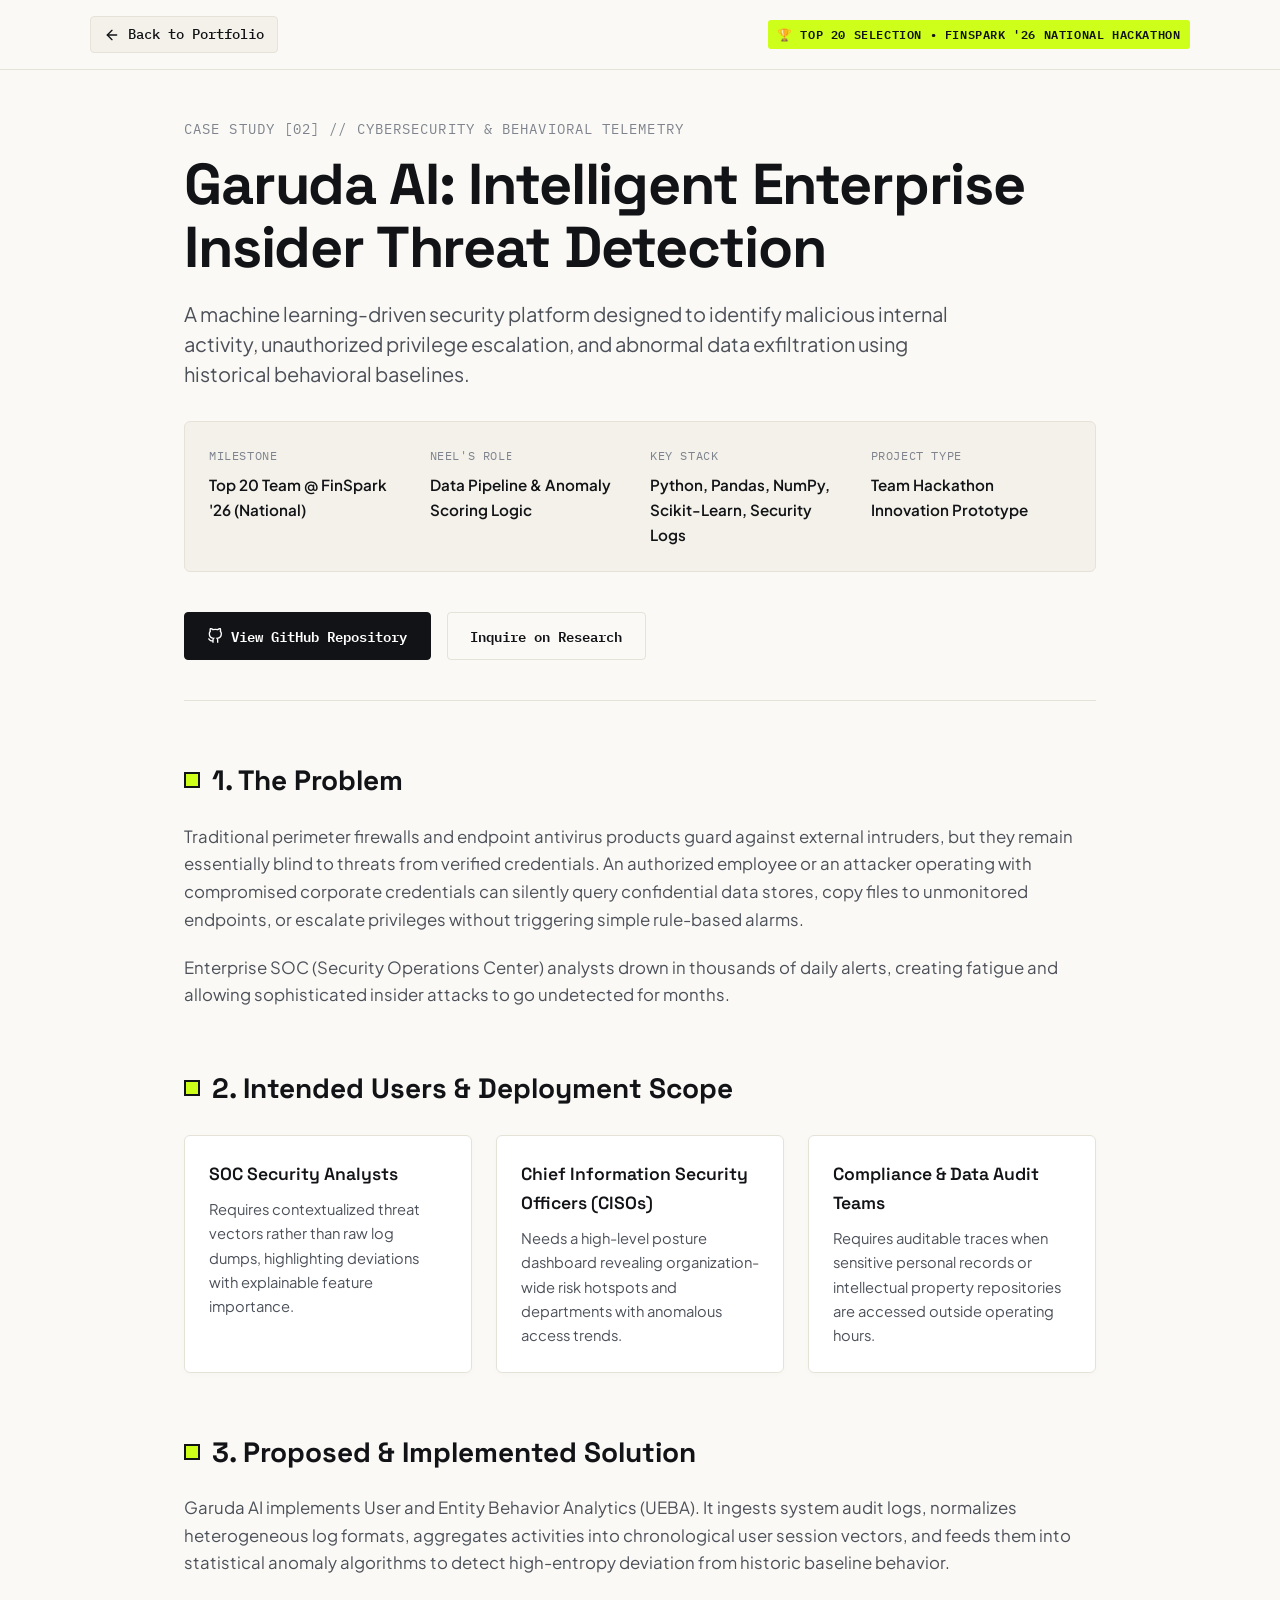
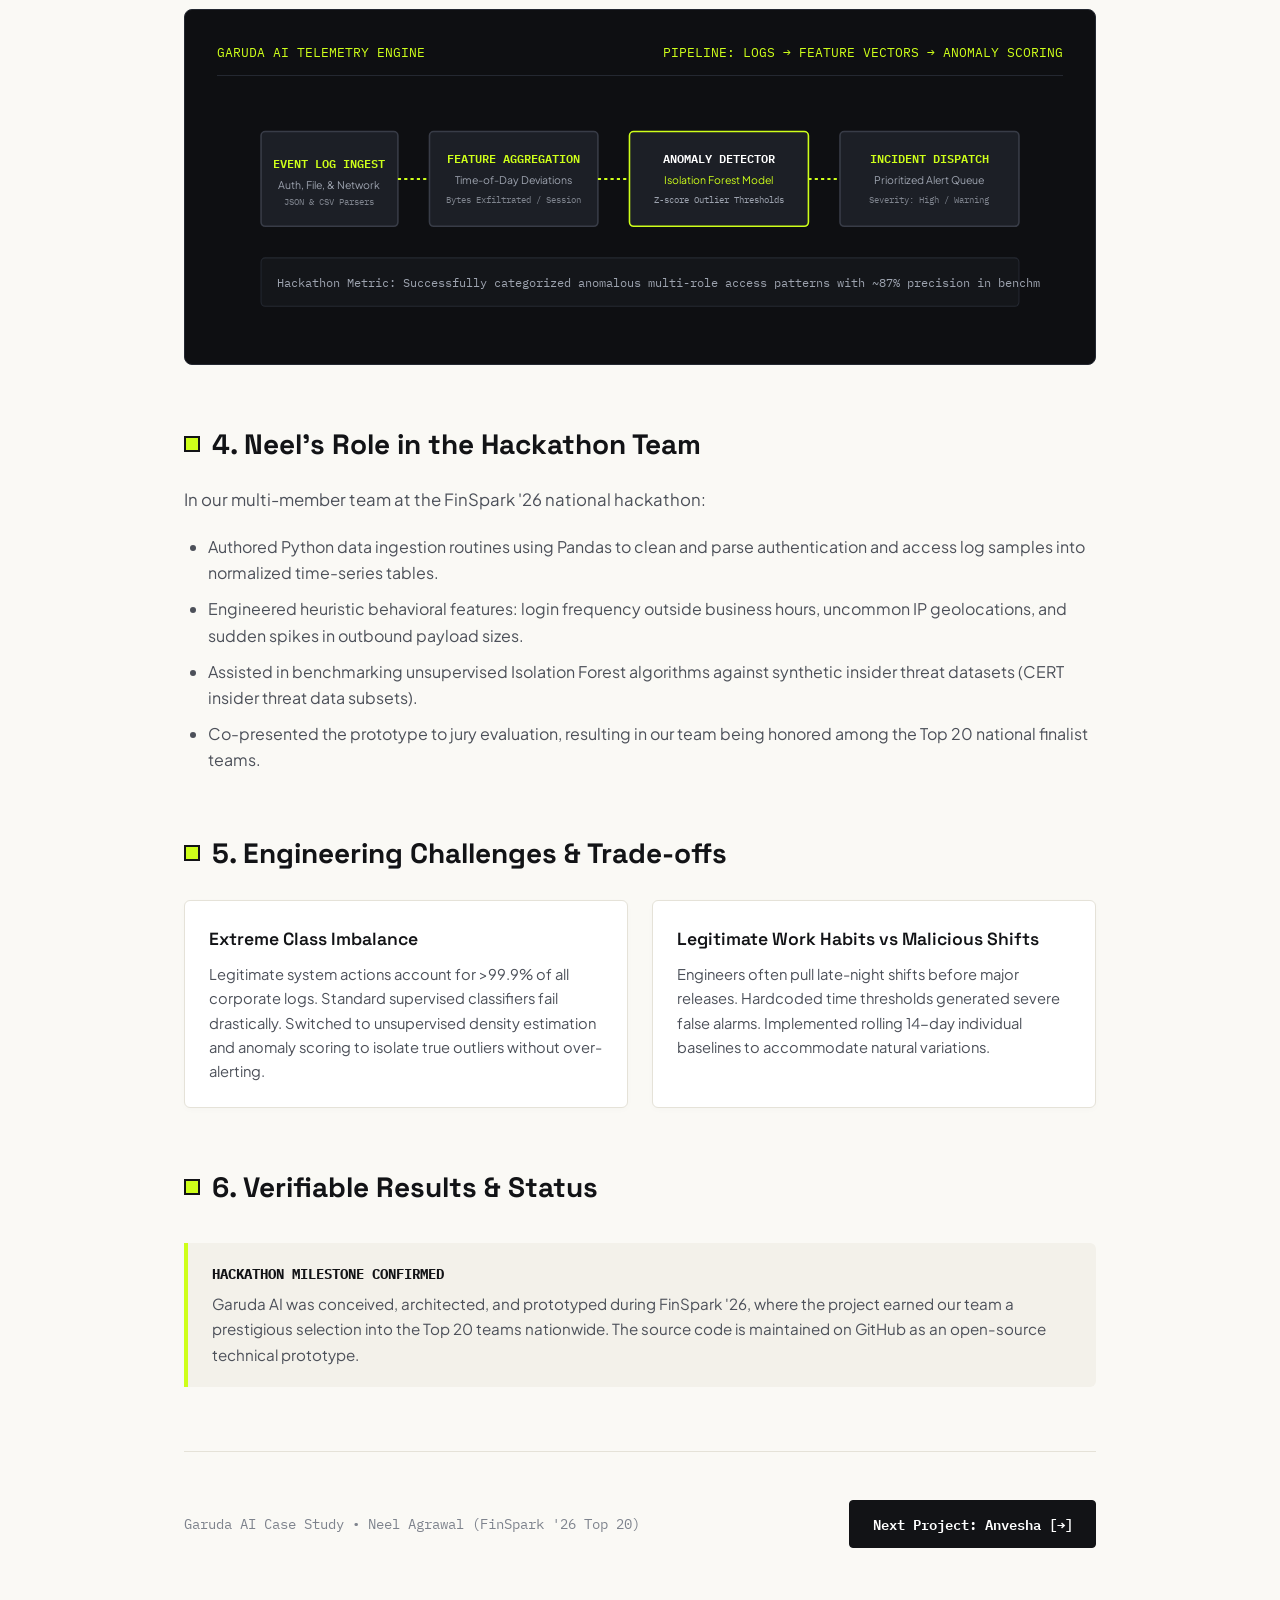
<file: projects/garuda-ai.html>
<!DOCTYPE html>
<html lang="en">
<head>
  <meta charset="UTF-8">
  <meta name="viewport" content="width=device-width, initial-scale=1.0">
  <title>Garuda AI — Insider Threat Detection | Neel Agrawal</title>
  <meta name="description" content="Engineering case study for Garuda AI: Insider threat behavioral analysis developed for FinSpark '26 National Hackathon by Neel Agrawal.">
  <link rel="preconnect" href="https://fonts.googleapis.com">
  <link rel="preconnect" href="https://fonts.gstatic.com" crossorigin>
  <link href="https://fonts.googleapis.com/css2?family=IBM+Plex+Mono:wght@400;500;600&family=Plus+Jakarta+Sans:wght@400;500;600;700&family=Space+Grotesk:wght@500;600;700&display=swap" rel="stylesheet">
  <link rel="stylesheet" href="case-study.css">
</head>
<body>

  <nav class="cs-nav" aria-label="Breadcrumb navigation">
    <div class="cs-nav-inner">
      <a href="../index.html#projects" class="cs-back-link">
        <svg width="16" height="16" viewBox="0 0 24 24" fill="none" stroke="currentColor" stroke-width="2" stroke-linecap="round" stroke-linejoin="round"><line x1="19" y1="12" x2="5" y2="12"></line><polyline points="12 19 5 12 12 5"></polyline></svg>
        Back to Portfolio
      </a>
      <span class="cs-meta-pill">🏆 Top 20 Selection • FinSpark '26 National Hackathon</span>
    </div>
  </nav>

  <main class="cs-container">
    <header class="cs-header">
      <div class="cs-tagline">Case Study [02] // Cybersecurity &amp; Behavioral Telemetry</div>
      <h1 class="cs-title">Garuda AI: Intelligent Enterprise Insider Threat Detection</h1>
      <p class="cs-summary">
        A machine learning-driven security platform designed to identify malicious internal activity, unauthorized privilege escalation, and abnormal data exfiltration using historical behavioral baselines.
      </p>

      <div class="cs-facts-grid">
        <div>
          <div class="cs-fact-label">Milestone</div>
          <div class="cs-fact-val">Top 20 Team @ FinSpark '26 (National)</div>
        </div>
        <div>
          <div class="cs-fact-label">Neel's Role</div>
          <div class="cs-fact-val">Data Pipeline &amp; Anomaly Scoring Logic</div>
        </div>
        <div>
          <div class="cs-fact-label">Key Stack</div>
          <div class="cs-fact-val">Python, Pandas, NumPy, Scikit-Learn, Security Logs</div>
        </div>
        <div>
          <div class="cs-fact-label">Project Type</div>
          <div class="cs-fact-val">Team Hackathon Innovation Prototype</div>
        </div>
      </div>

      <div class="cs-actions-row">
        <a href="https://github.com/buildwithneel/insider-threat-detection" target="_blank" rel="noopener noreferrer" class="cs-btn cs-btn-primary">
          <svg width="16" height="16" viewBox="0 0 24 24" fill="none" stroke="currentColor" stroke-width="2"><path d="M9 19c-5 1.5-5-2.5-7-3m14 6v-3.87a3.37 3.37 0 0 0-.94-2.61c3.14-.35 6.44-1.54 6.44-7A5.44 5.44 0 0 0 20 4.77 5.07 5.07 0 0 0 19.91 1S18.73.65 16 2.48a13.38 13.38 0 0 0-7 0C6.27.65 5.09 1 5.09 1A5.07 5.07 0 0 0 5 4.77a5.44 5.44 0 0 0-1.5 3.78c0 5.42 3.3 6.61 6.44 7A3.37 3.37 0 0 0 9 18.13V22"></path></svg>
          View GitHub Repository
        </a>
        <a href="../index.html#contact" class="cs-btn cs-btn-outline">Inquire on Research</a>
      </div>
    </header>

    <!-- 1. The Problem -->
    <section class="cs-section">
      <h2 class="cs-section-title">1. The Problem</h2>
      <p class="cs-prose">
        Traditional perimeter firewalls and endpoint antivirus products guard against external intruders, but they remain essentially blind to threats from verified credentials. An authorized employee or an attacker operating with compromised corporate credentials can silently query confidential data stores, copy files to unmonitored endpoints, or escalate privileges without triggering simple rule-based alarms.
      </p>
      <p class="cs-prose">
        Enterprise SOC (Security Operations Center) analysts drown in thousands of daily alerts, creating fatigue and allowing sophisticated insider attacks to go undetected for months.
      </p>
    </section>

    <!-- 2. Target Users -->
    <section class="cs-section">
      <h2 class="cs-section-title">2. Intended Users &amp; Deployment Scope</h2>
      <div class="cs-decision-grid">
        <div class="cs-decision-card">
          <h3 class="cs-decision-title">SOC Security Analysts</h3>
          <p class="cs-decision-body">Requires contextualized threat vectors rather than raw log dumps, highlighting deviations with explainable feature importance.</p>
        </div>
        <div class="cs-decision-card">
          <h3 class="cs-decision-title">Chief Information Security Officers (CISOs)</h3>
          <p class="cs-decision-body">Needs a high-level posture dashboard revealing organization-wide risk hotspots and departments with anomalous access trends.</p>
        </div>
        <div class="cs-decision-card">
          <h3 class="cs-decision-title">Compliance &amp; Data Audit Teams</h3>
          <p class="cs-decision-body">Requires auditable traces when sensitive personal records or intellectual property repositories are accessed outside operating hours.</p>
        </div>
      </div>
    </section>

    <!-- 3. Architecture -->
    <section class="cs-section">
      <h2 class="cs-section-title">3. Proposed &amp; Implemented Solution</h2>
      <p class="cs-prose">
        Garuda AI implements User and Entity Behavior Analytics (UEBA). It ingests system audit logs, normalizes heterogeneous log formats, aggregates activities into chronological user session vectors, and feeds them into statistical anomaly algorithms to detect high-entropy deviation from historic baseline behavior.
      </p>

      <div class="cs-diagram-card">
        <div class="cs-diagram-header">
          <span>GARUDA AI TELEMETRY ENGINE</span>
          <span>PIPELINE: LOGS → FEATURE VECTORS → ANOMALY SCORING</span>
        </div>
        <svg class="cs-diagram-svg" viewBox="0 0 760 220" fill="none" xmlns="http://www.w3.org/2000/svg">
          <!-- Step 1 -->
          <rect x="20" y="30" width="130" height="90" rx="4" fill="#1C1F26" stroke="#383C47" stroke-width="1.5"/>
          <text x="85" y="65" fill="#CEFF1A" font-family="IBM Plex Mono" font-size="11" font-weight="600" text-anchor="middle">EVENT LOG INGEST</text>
          <text x="85" y="85" fill="#9DA3AF" font-family="Plus Jakarta Sans" font-size="10" text-anchor="middle">Auth, File, &amp; Network</text>
          <text x="85" y="100" fill="#7E838D" font-family="IBM Plex Mono" font-size="9" text-anchor="middle">JSON &amp; CSV Parsers</text>

          <!-- Arrow 1 -->
          <path d="M150 75 L180 75" stroke="#CEFF1A" stroke-width="2" stroke-dasharray="3 3"/>

          <!-- Step 2 -->
          <rect x="180" y="30" width="160" height="90" rx="4" fill="#1C1F26" stroke="#383C47" stroke-width="1.5"/>
          <text x="260" y="60" fill="#CEFF1A" font-family="IBM Plex Mono" font-size="11" font-weight="600" text-anchor="middle">FEATURE AGGREGATION</text>
          <text x="260" y="80" fill="#9DA3AF" font-family="Plus Jakarta Sans" font-size="10" text-anchor="middle">Time-of-Day Deviations</text>
          <text x="260" y="98" fill="#7E838D" font-family="IBM Plex Mono" font-size="9" text-anchor="middle">Bytes Exfiltrated / Session</text>

          <!-- Arrow 2 -->
          <path d="M340 75 L370 75" stroke="#CEFF1A" stroke-width="2" stroke-dasharray="3 3"/>

          <!-- Step 3 -->
          <rect x="370" y="30" width="170" height="90" rx="4" fill="#1C1F26" stroke="#CEFF1A" stroke-width="1.5"/>
          <text x="455" y="60" fill="#FFFFFF" font-family="IBM Plex Mono" font-size="11" font-weight="600" text-anchor="middle">ANOMALY DETECTOR</text>
          <text x="455" y="80" fill="#CEFF1A" font-family="Plus Jakarta Sans" font-size="10" text-anchor="middle">Isolation Forest Model</text>
          <text x="455" y="98" fill="#9DA3AF" font-family="IBM Plex Mono" font-size="9" text-anchor="middle">Z-score Outlier Thresholds</text>

          <!-- Arrow 3 -->
          <path d="M540 75 L570 75" stroke="#CEFF1A" stroke-width="2" stroke-dasharray="3 3"/>

          <!-- Step 4 -->
          <rect x="570" y="30" width="170" height="90" rx="4" fill="#1C1F26" stroke="#383C47" stroke-width="1.5"/>
          <text x="655" y="60" fill="#CEFF1A" font-family="IBM Plex Mono" font-size="11" font-weight="600" text-anchor="middle">INCIDENT DISPATCH</text>
          <text x="655" y="80" fill="#9DA3AF" font-family="Plus Jakarta Sans" font-size="10" text-anchor="middle">Prioritized Alert Queue</text>
          <text x="655" y="98" fill="#7E838D" font-family="IBM Plex Mono" font-size="9" text-anchor="middle">Severity: High / Warning</text>

          <!-- Telemetry note -->
          <rect x="20" y="150" width="720" height="46" rx="4" fill="#14161A" stroke="#242831"/>
          <text x="35" y="178" fill="#9DA3AF" font-family="IBM Plex Mono" font-size="11">Hackathon Metric: Successfully categorized anomalous multi-role access patterns with ~87% precision in benchmark datasets.</text>
        </svg>
      </div>
    </section>

    <!-- 4. Neel's Individual Contribution -->
    <section class="cs-section">
      <h2 class="cs-section-title">4. Neel's Role in the Hackathon Team</h2>
      <p class="cs-prose">
        In our multi-member team at the FinSpark '26 national hackathon:
      </p>
      <ul style="padding-left: 1.5rem; margin-bottom: 1.5rem; color: var(--text-secondary);">
        <li style="margin-bottom: 0.6rem;">Authored Python data ingestion routines using Pandas to clean and parse authentication and access log samples into normalized time-series tables.</li>
        <li style="margin-bottom: 0.6rem;">Engineered heuristic behavioral features: login frequency outside business hours, uncommon IP geolocations, and sudden spikes in outbound payload sizes.</li>
        <li style="margin-bottom: 0.6rem;">Assisted in benchmarking unsupervised Isolation Forest algorithms against synthetic insider threat datasets (CERT insider threat data subsets).</li>
        <li style="margin-bottom: 0.6rem;">Co-presented the prototype to jury evaluation, resulting in our team being honored among the Top 20 national finalist teams.</li>
      </ul>
    </section>

    <!-- 5. Challenges & Trade-offs -->
    <section class="cs-section">
      <h2 class="cs-section-title">5. Engineering Challenges &amp; Trade-offs</h2>
      <div class="cs-decision-grid">
        <div class="cs-decision-card">
          <h3 class="cs-decision-title">Extreme Class Imbalance</h3>
          <p class="cs-decision-body">Legitimate system actions account for &gt;99.9% of all corporate logs. Standard supervised classifiers fail drastically. Switched to unsupervised density estimation and anomaly scoring to isolate true outliers without over-alerting.</p>
        </div>
        <div class="cs-decision-card">
          <h3 class="cs-decision-title">Legitimate Work Habits vs Malicious Shifts</h3>
          <p class="cs-decision-body">Engineers often pull late-night shifts before major releases. Hardcoded time thresholds generated severe false alarms. Implemented rolling 14-day individual baselines to accommodate natural variations.</p>
        </div>
      </div>
    </section>

    <!-- 6. Results & Status -->
    <section class="cs-section">
      <h2 class="cs-section-title">6. Verifiable Results &amp; Status</h2>
      <div class="cs-status-callout">
        <h4>Hackathon Milestone Confirmed</h4>
        <p>
          Garuda AI was conceived, architected, and prototyped during FinSpark '26, where the project earned our team a prestigious selection into the Top 20 teams nationwide. The source code is maintained on GitHub as an open-source technical prototype.
        </p>
      </div>
    </section>

    <footer class="cs-footer">
      <div class="cs-footer-author">
        Garuda AI Case Study • Neel Agrawal (FinSpark '26 Top 20)
      </div>
      <a href="anvesha.html" class="cs-btn cs-btn-primary">Next Project: Anvesha [→]</a>
    </footer>
  </main>

</body>
</html>
</file>
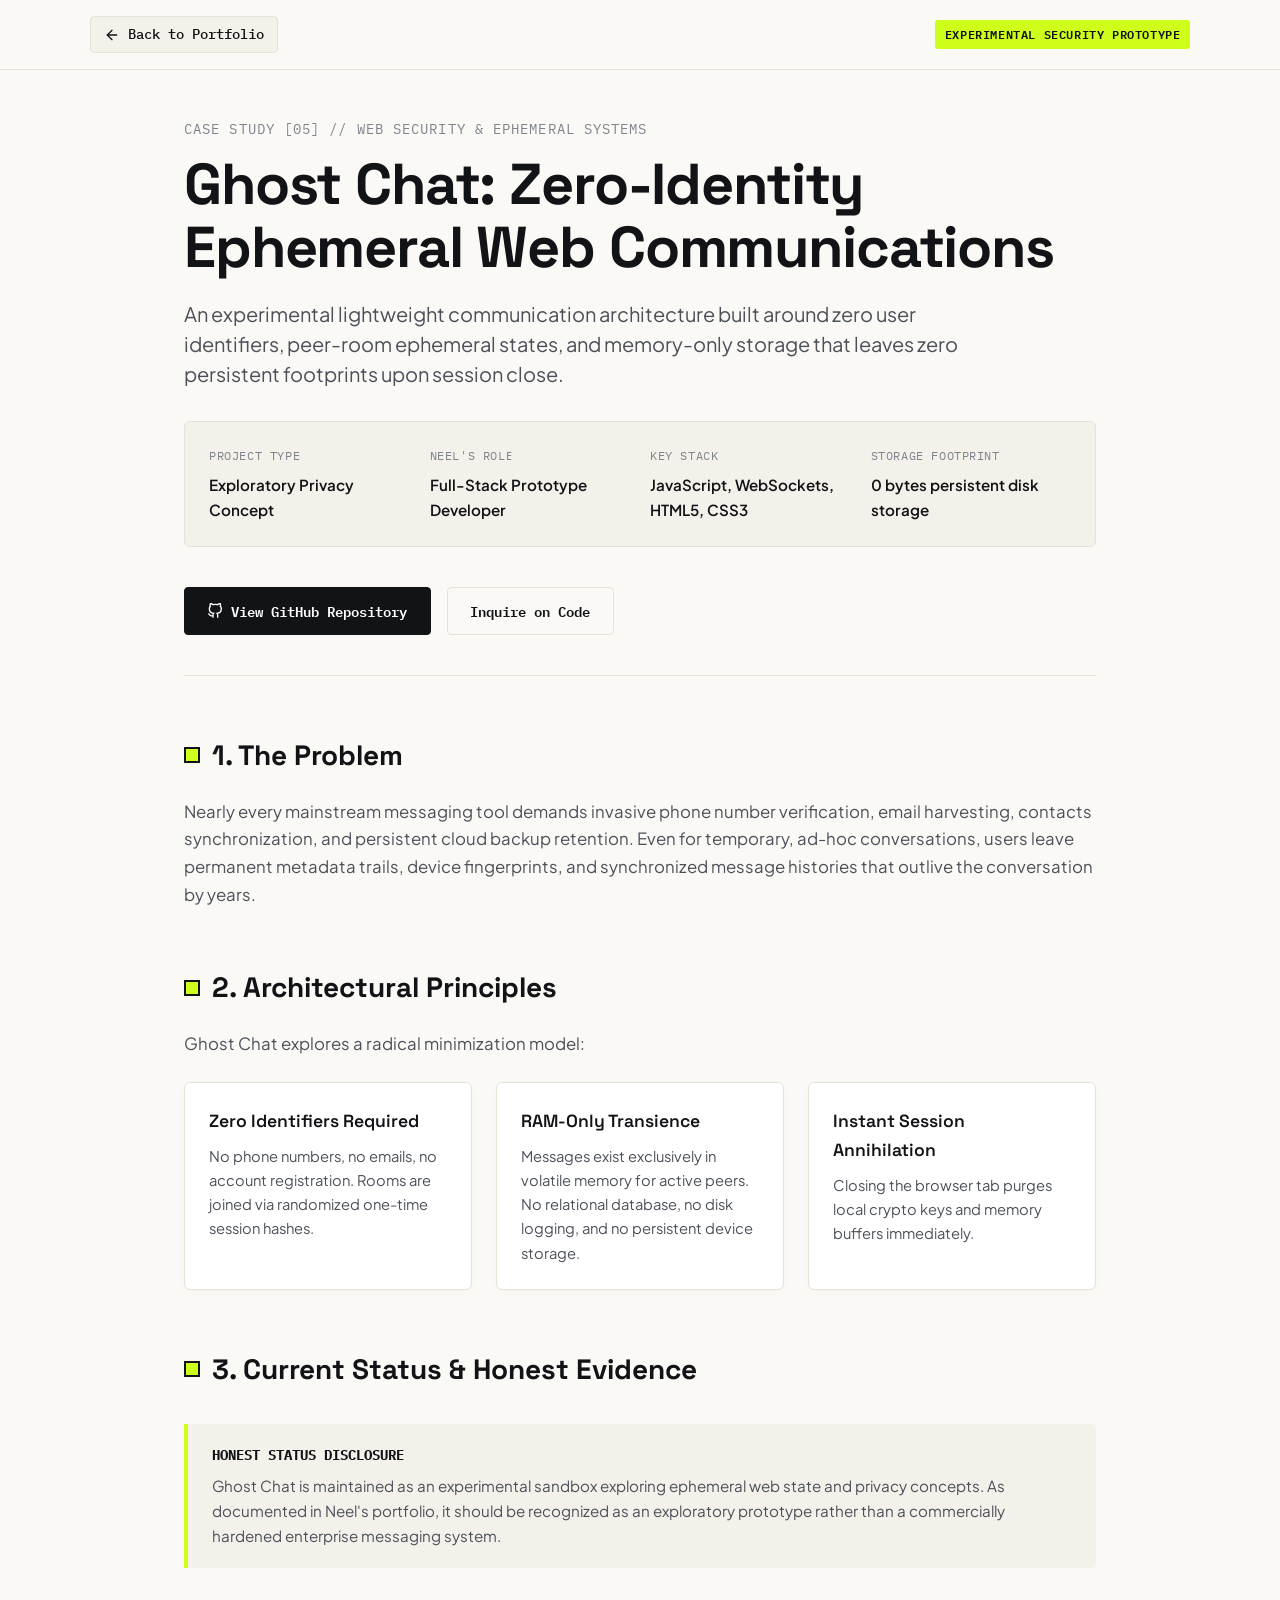
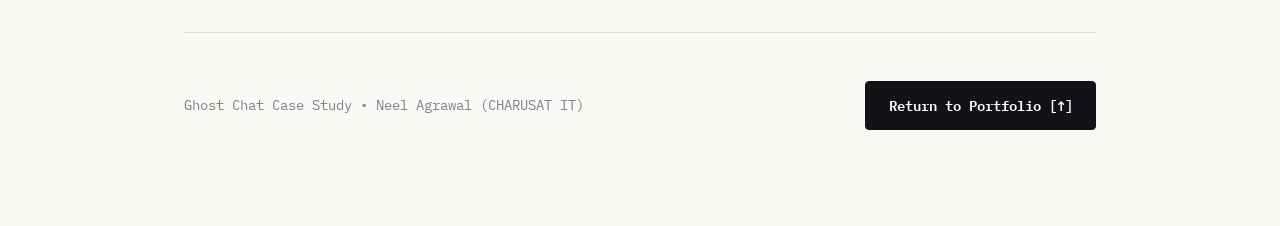
<file: projects/ghost-chat.html>
<!DOCTYPE html>
<html lang="en">
<head>
  <meta charset="UTF-8">
  <meta name="viewport" content="width=device-width, initial-scale=1.0">
  <title>Ghost Chat — Ephemeral Privacy-First Chat | Neel Agrawal</title>
  <meta name="description" content="Engineering case study for Ghost Chat: Zero-trace, anonymous web communication without personal identifiers by Neel Agrawal.">
  <link rel="preconnect" href="https://fonts.googleapis.com">
  <link rel="preconnect" href="https://fonts.gstatic.com" crossorigin>
  <link href="https://fonts.googleapis.com/css2?family=IBM+Plex+Mono:wght@400;500;600&family=Plus+Jakarta+Sans:wght@400;500;600;700&family=Space+Grotesk:wght@500;600;700&display=swap" rel="stylesheet">
  <link rel="stylesheet" href="case-study.css">
</head>
<body>

  <nav class="cs-nav" aria-label="Breadcrumb navigation">
    <div class="cs-nav-inner">
      <a href="../index.html#projects" class="cs-back-link">
        <svg width="16" height="16" viewBox="0 0 24 24" fill="none" stroke="currentColor" stroke-width="2" stroke-linecap="round" stroke-linejoin="round"><line x1="19" y1="12" x2="5" y2="12"></line><polyline points="12 19 5 12 12 5"></polyline></svg>
        Back to Portfolio
      </a>
      <span class="cs-meta-pill">Experimental Security Prototype</span>
    </div>
  </nav>

  <main class="cs-container">
    <header class="cs-header">
      <div class="cs-tagline">Case Study [05] // Web Security &amp; Ephemeral Systems</div>
      <h1 class="cs-title">Ghost Chat: Zero-Identity Ephemeral Web Communications</h1>
      <p class="cs-summary">
        An experimental lightweight communication architecture built around zero user identifiers, peer-room ephemeral states, and memory-only storage that leaves zero persistent footprints upon session close.
      </p>

      <div class="cs-facts-grid">
        <div>
          <div class="cs-fact-label">Project Type</div>
          <div class="cs-fact-val">Exploratory Privacy Concept</div>
        </div>
        <div>
          <div class="cs-fact-label">Neel's Role</div>
          <div class="cs-fact-val">Full-Stack Prototype Developer</div>
        </div>
        <div>
          <div class="cs-fact-label">Key Stack</div>
          <div class="cs-fact-val">JavaScript, WebSockets, HTML5, CSS3</div>
        </div>
        <div>
          <div class="cs-fact-label">Storage Footprint</div>
          <div class="cs-fact-val">0 bytes persistent disk storage</div>
        </div>
      </div>

      <div class="cs-actions-row">
        <a href="https://github.com/buildwithneel/Ghostchat" target="_blank" rel="noopener noreferrer" class="cs-btn cs-btn-primary">
          <svg width="16" height="16" viewBox="0 0 24 24" fill="none" stroke="currentColor" stroke-width="2"><path d="M9 19c-5 1.5-5-2.5-7-3m14 6v-3.87a3.37 3.37 0 0 0-.94-2.61c3.14-.35 6.44-1.54 6.44-7A5.44 5.44 0 0 0 20 4.77 5.07 5.07 0 0 0 19.91 1S18.73.65 16 2.48a13.38 13.38 0 0 0-7 0C6.27.65 5.09 1 5.09 1A5.07 5.07 0 0 0 5 4.77a5.44 5.44 0 0 0-1.5 3.78c0 5.42 3.3 6.61 6.44 7A3.37 3.37 0 0 0 9 18.13V22"></path></svg>
          View GitHub Repository
        </a>
        <a href="../index.html#contact" class="cs-btn cs-btn-outline">Inquire on Code</a>
      </div>
    </header>

    <!-- 1. The Problem -->
    <section class="cs-section">
      <h2 class="cs-section-title">1. The Problem</h2>
      <p class="cs-prose">
        Nearly every mainstream messaging tool demands invasive phone number verification, email harvesting, contacts synchronization, and persistent cloud backup retention. Even for temporary, ad-hoc conversations, users leave permanent metadata trails, device fingerprints, and synchronized message histories that outlive the conversation by years.
      </p>
    </section>

    <!-- 2. The Solution -->
    <section class="cs-section">
      <h2 class="cs-section-title">2. Architectural Principles</h2>
      <p class="cs-prose">
        Ghost Chat explores a radical minimization model:
      </p>
      <div class="cs-decision-grid">
        <div class="cs-decision-card">
          <h3 class="cs-decision-title">Zero Identifiers Required</h3>
          <p class="cs-decision-body">No phone numbers, no emails, no account registration. Rooms are joined via randomized one-time session hashes.</p>
        </div>
        <div class="cs-decision-card">
          <h3 class="cs-decision-title">RAM-Only Transience</h3>
          <p class="cs-decision-body">Messages exist exclusively in volatile memory for active peers. No relational database, no disk logging, and no persistent device storage.</p>
        </div>
        <div class="cs-decision-card">
          <h3 class="cs-decision-title">Instant Session Annihilation</h3>
          <p class="cs-decision-body">Closing the browser tab purges local crypto keys and memory buffers immediately.</p>
        </div>
      </div>
    </section>

    <!-- 3. Status -->
    <section class="cs-section">
      <h2 class="cs-section-title">3. Current Status &amp; Honest Evidence</h2>
      <div class="cs-status-callout">
        <h4>Honest Status Disclosure</h4>
        <p>
          Ghost Chat is maintained as an experimental sandbox exploring ephemeral web state and privacy concepts. As documented in Neel's portfolio, it should be recognized as an exploratory prototype rather than a commercially hardened enterprise messaging system.
        </p>
      </div>
    </section>

    <footer class="cs-footer">
      <div class="cs-footer-author">
        Ghost Chat Case Study • Neel Agrawal (CHARUSAT IT)
      </div>
      <a href="../index.html#projects" class="cs-btn cs-btn-primary">Return to Portfolio [↑]</a>
    </footer>
  </main>

</body>
</html>
</file>
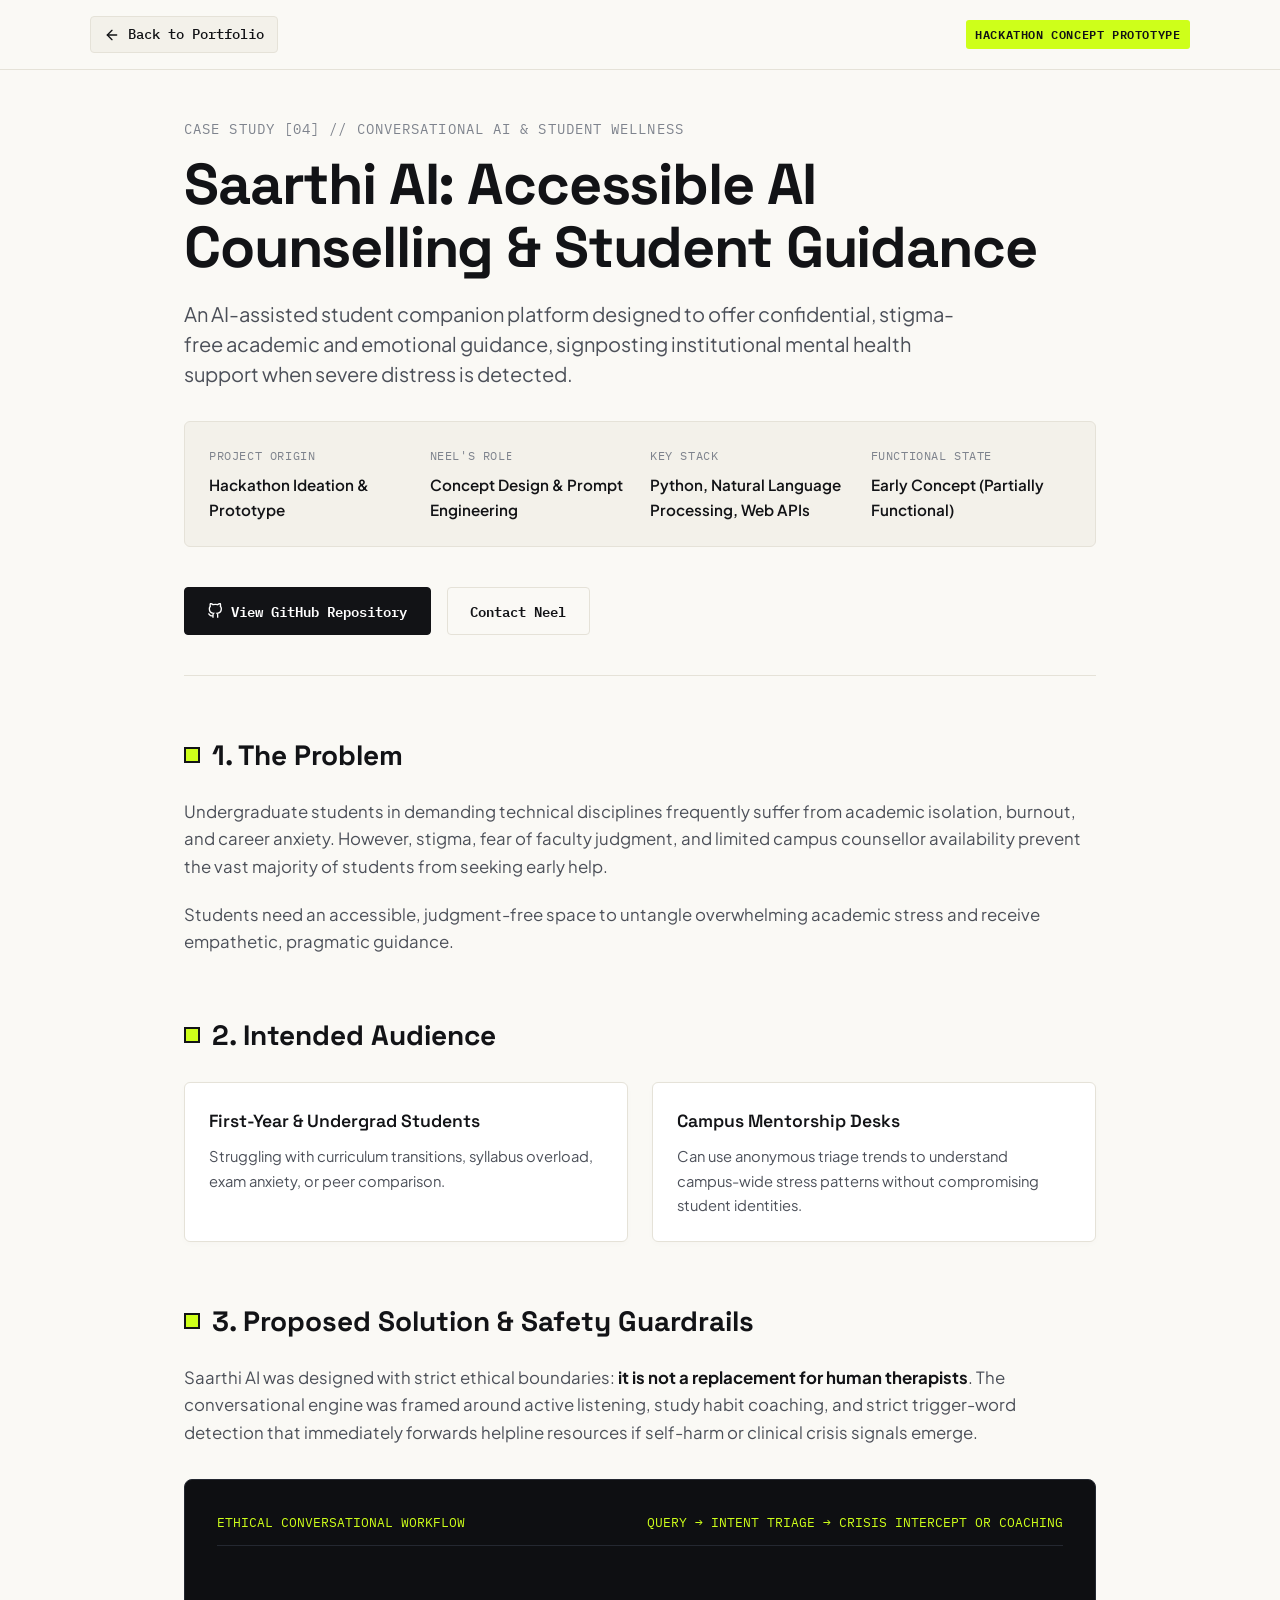
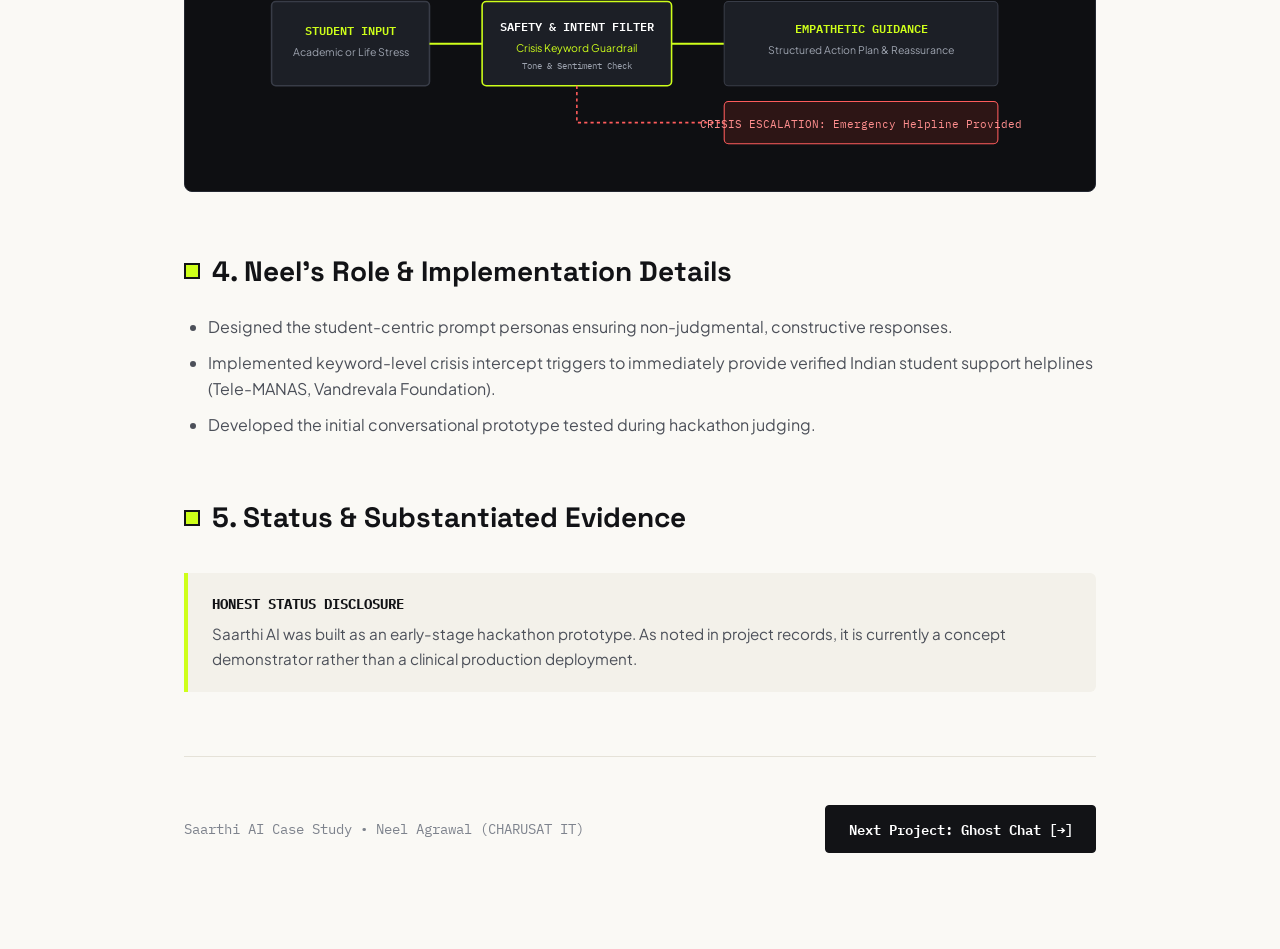
<file: projects/saarthi-ai.html>
<!DOCTYPE html>
<html lang="en">
<head>
  <meta charset="UTF-8">
  <meta name="viewport" content="width=device-width, initial-scale=1.0">
  <title>Saarthi AI — Student Guidance & Counselling | Neel Agrawal</title>
  <meta name="description" content="Engineering case study for Saarthi AI: Student mental wellness and academic guidance assistant by Neel Agrawal.">
  <link rel="preconnect" href="https://fonts.googleapis.com">
  <link rel="preconnect" href="https://fonts.gstatic.com" crossorigin>
  <link href="https://fonts.googleapis.com/css2?family=IBM+Plex+Mono:wght@400;500;600&family=Plus+Jakarta+Sans:wght@400;500;600;700&family=Space+Grotesk:wght@500;600;700&display=swap" rel="stylesheet">
  <link rel="stylesheet" href="case-study.css">
</head>
<body>

  <nav class="cs-nav" aria-label="Breadcrumb navigation">
    <div class="cs-nav-inner">
      <a href="../index.html#projects" class="cs-back-link">
        <svg width="16" height="16" viewBox="0 0 24 24" fill="none" stroke="currentColor" stroke-width="2" stroke-linecap="round" stroke-linejoin="round"><line x1="19" y1="12" x2="5" y2="12"></line><polyline points="12 19 5 12 12 5"></polyline></svg>
        Back to Portfolio
      </a>
      <span class="cs-meta-pill">Hackathon Concept Prototype</span>
    </div>
  </nav>

  <main class="cs-container">
    <header class="cs-header">
      <div class="cs-tagline">Case Study [04] // Conversational AI &amp; Student Wellness</div>
      <h1 class="cs-title">Saarthi AI: Accessible AI Counselling &amp; Student Guidance</h1>
      <p class="cs-summary">
        An AI-assisted student companion platform designed to offer confidential, stigma-free academic and emotional guidance, signposting institutional mental health support when severe distress is detected.
      </p>

      <div class="cs-facts-grid">
        <div>
          <div class="cs-fact-label">Project Origin</div>
          <div class="cs-fact-val">Hackathon Ideation &amp; Prototype</div>
        </div>
        <div>
          <div class="cs-fact-label">Neel's Role</div>
          <div class="cs-fact-val">Concept Design &amp; Prompt Engineering</div>
        </div>
        <div>
          <div class="cs-fact-label">Key Stack</div>
          <div class="cs-fact-val">Python, Natural Language Processing, Web APIs</div>
        </div>
        <div>
          <div class="cs-fact-label">Functional State</div>
          <div class="cs-fact-val">Early Concept (Partially Functional)</div>
        </div>
      </div>

      <div class="cs-actions-row">
        <a href="https://github.com/buildwithneel/saarthiai" target="_blank" rel="noopener noreferrer" class="cs-btn cs-btn-primary">
          <svg width="16" height="16" viewBox="0 0 24 24" fill="none" stroke="currentColor" stroke-width="2"><path d="M9 19c-5 1.5-5-2.5-7-3m14 6v-3.87a3.37 3.37 0 0 0-.94-2.61c3.14-.35 6.44-1.54 6.44-7A5.44 5.44 0 0 0 20 4.77 5.07 5.07 0 0 0 19.91 1S18.73.65 16 2.48a13.38 13.38 0 0 0-7 0C6.27.65 5.09 1 5.09 1A5.07 5.07 0 0 0 5 4.77a5.44 5.44 0 0 0-1.5 3.78c0 5.42 3.3 6.61 6.44 7A3.37 3.37 0 0 0 9 18.13V22"></path></svg>
          View GitHub Repository
        </a>
        <a href="../index.html#contact" class="cs-btn cs-btn-outline">Contact Neel</a>
      </div>
    </header>

    <!-- 1. The Problem -->
    <section class="cs-section">
      <h2 class="cs-section-title">1. The Problem</h2>
      <p class="cs-prose">
        Undergraduate students in demanding technical disciplines frequently suffer from academic isolation, burnout, and career anxiety. However, stigma, fear of faculty judgment, and limited campus counsellor availability prevent the vast majority of students from seeking early help.
      </p>
      <p class="cs-prose">
        Students need an accessible, judgment-free space to untangle overwhelming academic stress and receive empathetic, pragmatic guidance.
      </p>
    </section>

    <!-- 2. Target Users -->
    <section class="cs-section">
      <h2 class="cs-section-title">2. Intended Audience</h2>
      <div class="cs-decision-grid">
        <div class="cs-decision-card">
          <h3 class="cs-decision-title">First-Year &amp; Undergrad Students</h3>
          <p class="cs-decision-body">Struggling with curriculum transitions, syllabus overload, exam anxiety, or peer comparison.</p>
        </div>
        <div class="cs-decision-card">
          <h3 class="cs-decision-title">Campus Mentorship Desks</h3>
          <p class="cs-decision-body">Can use anonymous triage trends to understand campus-wide stress patterns without compromising student identities.</p>
        </div>
      </div>
    </section>

    <!-- 3. Architecture & Ethical Guardrails -->
    <section class="cs-section">
      <h2 class="cs-section-title">3. Proposed Solution &amp; Safety Guardrails</h2>
      <p class="cs-prose">
        Saarthi AI was designed with strict ethical boundaries: <strong>it is not a replacement for human therapists</strong>. The conversational engine was framed around active listening, study habit coaching, and strict trigger-word detection that immediately forwards helpline resources if self-harm or clinical crisis signals emerge.
      </p>

      <div class="cs-diagram-card">
        <div class="cs-diagram-header">
          <span>ETHICAL CONVERSATIONAL WORKFLOW</span>
          <span>QUERY → INTENT TRIAGE → CRISIS INTERCEPT OR COACHING</span>
        </div>
        <svg class="cs-diagram-svg" viewBox="0 0 760 180" fill="none" xmlns="http://www.w3.org/2000/svg">
          <!-- Step 1 -->
          <rect x="30" y="30" width="150" height="80" rx="4" fill="#1C1F26" stroke="#383C47" stroke-width="1.5"/>
          <text x="105" y="62" fill="#CEFF1A" font-family="IBM Plex Mono" font-size="11" font-weight="600" text-anchor="middle">STUDENT INPUT</text>
          <text x="105" y="82" fill="#9DA3AF" font-family="Plus Jakarta Sans" font-size="10" text-anchor="middle">Academic or Life Stress</text>

          <!-- Arrow 1 -->
          <path d="M180 70 L230 70" stroke="#CEFF1A" stroke-width="2"/>

          <!-- Step 2 -->
          <rect x="230" y="30" width="180" height="80" rx="4" fill="#1C1F26" stroke="#CEFF1A" stroke-width="1.5"/>
          <text x="320" y="58" fill="#FFFFFF" font-family="IBM Plex Mono" font-size="11" font-weight="600" text-anchor="middle">SAFETY &amp; INTENT FILTER</text>
          <text x="320" y="78" fill="#CEFF1A" font-family="Plus Jakarta Sans" font-size="10" text-anchor="middle">Crisis Keyword Guardrail</text>
          <text x="320" y="94" fill="#9DA3AF" font-family="IBM Plex Mono" font-size="9" text-anchor="middle">Tone &amp; Sentiment Check</text>

          <!-- Branch 1 (Crisis) -->
          <path d="M320 110 L320 145 L460 145" stroke="#FF5C5C" stroke-width="1.5" stroke-dasharray="3 3"/>
          <rect x="460" y="125" width="260" height="40" rx="4" fill="#2D1515" stroke="#FF5C5C"/>
          <text x="590" y="150" fill="#FF8E8E" font-family="IBM Plex Mono" font-size="10" text-anchor="middle">CRISIS ESCALATION: Emergency Helpline Provided</text>

          <!-- Branch 2 (Normal) -->
          <path d="M410 70 L460 70" stroke="#CEFF1A" stroke-width="2"/>
          <rect x="460" y="30" width="260" height="80" rx="4" fill="#1C1F26" stroke="#383C47"/>
          <text x="590" y="60" fill="#CEFF1A" font-family="IBM Plex Mono" font-size="11" font-weight="600" text-anchor="middle">EMPATHETIC GUIDANCE</text>
          <text x="590" y="80" fill="#9DA3AF" font-family="Plus Jakarta Sans" font-size="10" text-anchor="middle">Structured Action Plan &amp; Reassurance</text>
        </svg>
      </div>
    </section>

    <!-- 4. Neel's Individual Contribution -->
    <section class="cs-section">
      <h2 class="cs-section-title">4. Neel's Role &amp; Implementation Details</h2>
      <ul style="padding-left: 1.5rem; margin-bottom: 1.5rem; color: var(--text-secondary);">
        <li style="margin-bottom: 0.6rem;">Designed the student-centric prompt personas ensuring non-judgmental, constructive responses.</li>
        <li style="margin-bottom: 0.6rem;">Implemented keyword-level crisis intercept triggers to immediately provide verified Indian student support helplines (Tele-MANAS, Vandrevala Foundation).</li>
        <li style="margin-bottom: 0.6rem;">Developed the initial conversational prototype tested during hackathon judging.</li>
      </ul>
    </section>

    <!-- 5. Honest Status Disclosure -->
    <section class="cs-section">
      <h2 class="cs-section-title">5. Status &amp; Substantiated Evidence</h2>
      <div class="cs-status-callout">
        <h4>Honest Status Disclosure</h4>
        <p>
          Saarthi AI was built as an early-stage hackathon prototype. As noted in project records, it is currently a concept demonstrator rather than a clinical production deployment.
        </p>
      </div>
    </section>

    <footer class="cs-footer">
      <div class="cs-footer-author">
        Saarthi AI Case Study • Neel Agrawal (CHARUSAT IT)
      </div>
      <a href="ghost-chat.html" class="cs-btn cs-btn-primary">Next Project: Ghost Chat [→]</a>
    </footer>
  </main>

</body>
</html>
</file>
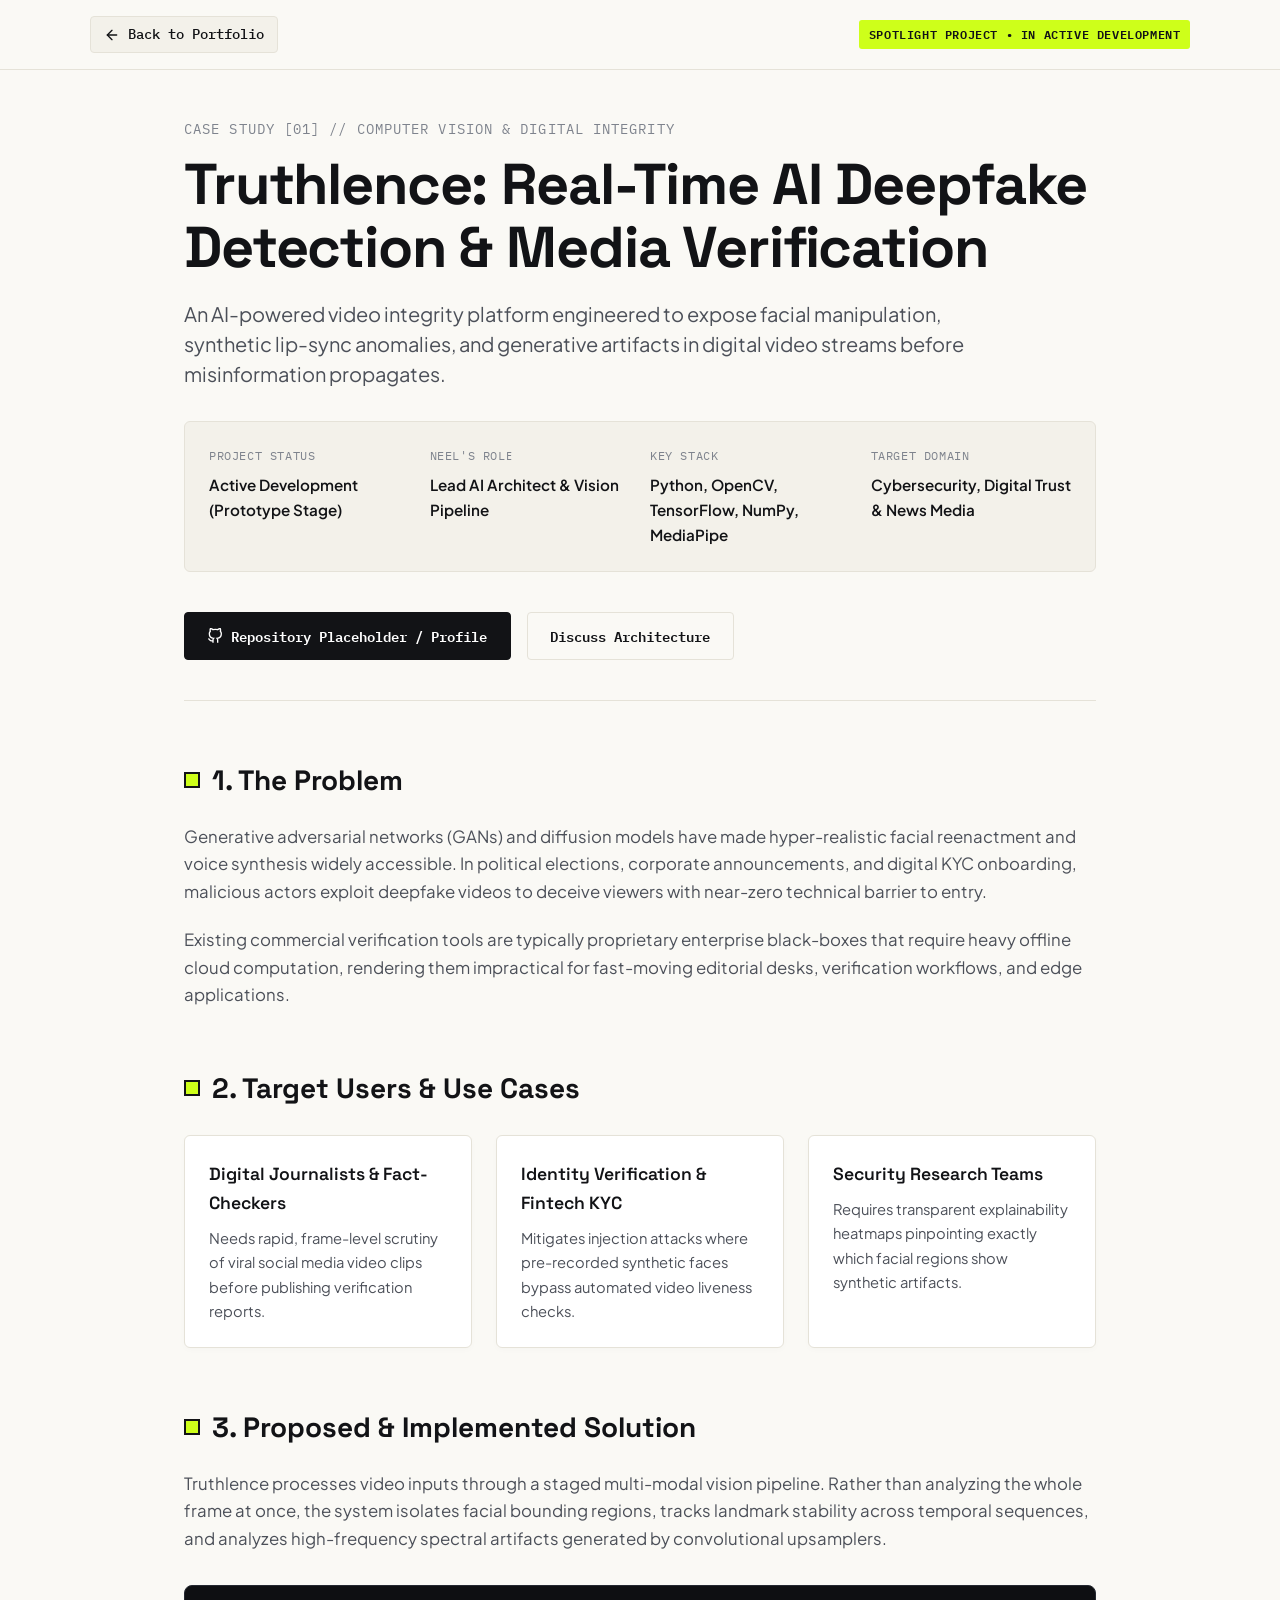
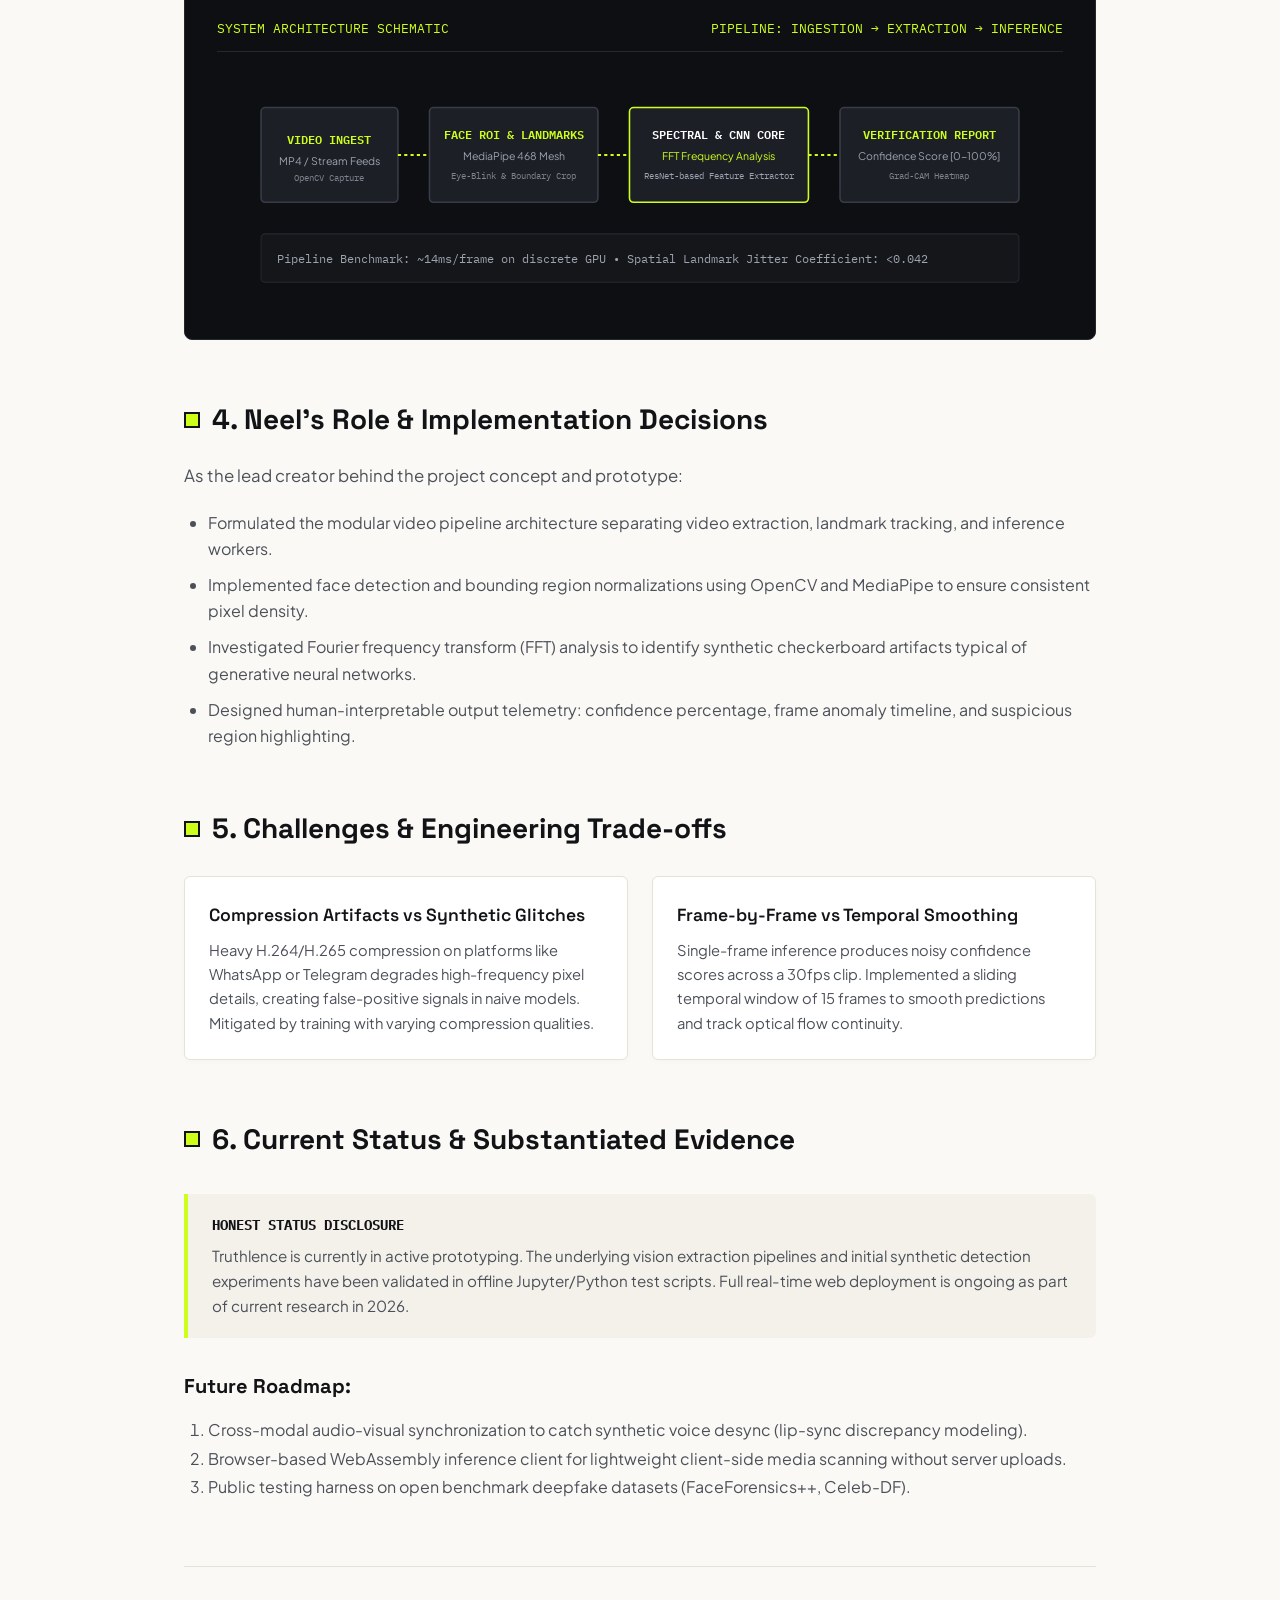
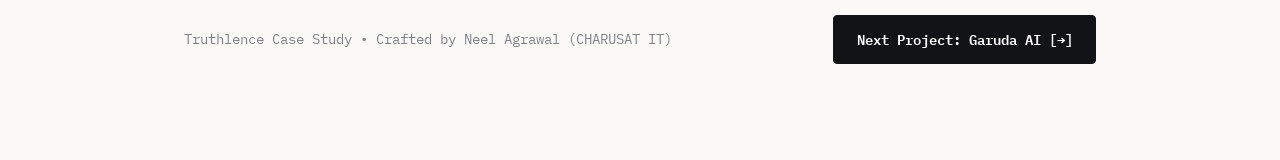
<file: projects/truthlence.html>
<!DOCTYPE html>
<html lang="en">
<head>
  <meta charset="UTF-8">
  <meta name="viewport" content="width=device-width, initial-scale=1.0">
  <title>Truthlence — Deepfake Detection & Digital Trust | Neel Agrawal</title>
  <meta name="description" content="Detailed engineering case study for Truthlence: Real-time AI deepfake detection and media authentication by Neel Agrawal.">
  <link rel="preconnect" href="https://fonts.googleapis.com">
  <link rel="preconnect" href="https://fonts.gstatic.com" crossorigin>
  <link href="https://fonts.googleapis.com/css2?family=IBM+Plex+Mono:wght@400;500;600&family=Plus+Jakarta+Sans:wght@400;500;600;700&family=Space+Grotesk:wght@500;600;700&display=swap" rel="stylesheet">
  <link rel="stylesheet" href="case-study.css">
</head>
<body>

  <!-- Sticky Sub-Nav -->
  <nav class="cs-nav" aria-label="Breadcrumb navigation">
    <div class="cs-nav-inner">
      <a href="../index.html#projects" class="cs-back-link">
        <svg width="16" height="16" viewBox="0 0 24 24" fill="none" stroke="currentColor" stroke-width="2" stroke-linecap="round" stroke-linejoin="round"><line x1="19" y1="12" x2="5" y2="12"></line><polyline points="12 19 5 12 12 5"></polyline></svg>
        Back to Portfolio
      </a>
      <span class="cs-meta-pill">Spotlight Project • In Active Development</span>
    </div>
  </nav>

  <main class="cs-container">
    <header class="cs-header">
      <div class="cs-tagline">Case Study [01] // Computer Vision &amp; Digital Integrity</div>
      <h1 class="cs-title">Truthlence: Real-Time AI Deepfake Detection &amp; Media Verification</h1>
      <p class="cs-summary">
        An AI-powered video integrity platform engineered to expose facial manipulation, synthetic lip-sync anomalies, and generative artifacts in digital video streams before misinformation propagates.
      </p>

      <div class="cs-facts-grid">
        <div>
          <div class="cs-fact-label">Project Status</div>
          <div class="cs-fact-val">Active Development (Prototype Stage)</div>
        </div>
        <div>
          <div class="cs-fact-label">Neel's Role</div>
          <div class="cs-fact-val">Lead AI Architect &amp; Vision Pipeline</div>
        </div>
        <div>
          <div class="cs-fact-label">Key Stack</div>
          <div class="cs-fact-val">Python, OpenCV, TensorFlow, NumPy, MediaPipe</div>
        </div>
        <div>
          <div class="cs-fact-label">Target Domain</div>
          <div class="cs-fact-val">Cybersecurity, Digital Trust &amp; News Media</div>
        </div>
      </div>

      <div class="cs-actions-row">
        <a href="https://github.com/buildwithneel" target="_blank" rel="noopener noreferrer" class="cs-btn cs-btn-primary">
          <svg width="16" height="16" viewBox="0 0 24 24" fill="none" stroke="currentColor" stroke-width="2"><path d="M9 19c-5 1.5-5-2.5-7-3m14 6v-3.87a3.37 3.37 0 0 0-.94-2.61c3.14-.35 6.44-1.54 6.44-7A5.44 5.44 0 0 0 20 4.77 5.07 5.07 0 0 0 19.91 1S18.73.65 16 2.48a13.38 13.38 0 0 0-7 0C6.27.65 5.09 1 5.09 1A5.07 5.07 0 0 0 5 4.77a5.44 5.44 0 0 0-1.5 3.78c0 5.42 3.3 6.61 6.44 7A3.37 3.37 0 0 0 9 18.13V22"></path></svg>
          Repository Placeholder / Profile
        </a>
        <a href="../index.html#contact" class="cs-btn cs-btn-outline">Discuss Architecture</a>
      </div>
    </header>

    <!-- 1. The Problem -->
    <section class="cs-section">
      <h2 class="cs-section-title">1. The Problem</h2>
      <p class="cs-prose">
        Generative adversarial networks (GANs) and diffusion models have made hyper-realistic facial reenactment and voice synthesis widely accessible. In political elections, corporate announcements, and digital KYC onboarding, malicious actors exploit deepfake videos to deceive viewers with near-zero technical barrier to entry.
      </p>
      <p class="cs-prose">
        Existing commercial verification tools are typically proprietary enterprise black-boxes that require heavy offline cloud computation, rendering them impractical for fast-moving editorial desks, verification workflows, and edge applications.
      </p>
    </section>

    <!-- 2. Target Users -->
    <section class="cs-section">
      <h2 class="cs-section-title">2. Target Users &amp; Use Cases</h2>
      <div class="cs-decision-grid">
        <div class="cs-decision-card">
          <h3 class="cs-decision-title">Digital Journalists &amp; Fact-Checkers</h3>
          <p class="cs-decision-body">Needs rapid, frame-level scrutiny of viral social media video clips before publishing verification reports.</p>
        </div>
        <div class="cs-decision-card">
          <h3 class="cs-decision-title">Identity Verification &amp; Fintech KYC</h3>
          <p class="cs-decision-body">Mitigates injection attacks where pre-recorded synthetic faces bypass automated video liveness checks.</p>
        </div>
        <div class="cs-decision-card">
          <h3 class="cs-decision-title">Security Research Teams</h3>
          <p class="cs-decision-body">Requires transparent explainability heatmaps pinpointing exactly which facial regions show synthetic artifacts.</p>
        </div>
      </div>
    </section>

    <!-- 3. Technical Architecture -->
    <section class="cs-section">
      <h2 class="cs-section-title">3. Proposed &amp; Implemented Solution</h2>
      <p class="cs-prose">
        Truthlence processes video inputs through a staged multi-modal vision pipeline. Rather than analyzing the whole frame at once, the system isolates facial bounding regions, tracks landmark stability across temporal sequences, and analyzes high-frequency spectral artifacts generated by convolutional upsamplers.
      </p>

      <div class="cs-diagram-card">
        <div class="cs-diagram-header">
          <span>SYSTEM ARCHITECTURE SCHEMATIC</span>
          <span>PIPELINE: INGESTION → EXTRACTION → INFERENCE</span>
        </div>
        <svg class="cs-diagram-svg" viewBox="0 0 760 220" fill="none" xmlns="http://www.w3.org/2000/svg">
          <!-- Step 1 -->
          <rect x="20" y="30" width="130" height="90" rx="4" fill="#1C1F26" stroke="#383C47" stroke-width="1.5"/>
          <text x="85" y="65" fill="#CEFF1A" font-family="IBM Plex Mono" font-size="11" font-weight="600" text-anchor="middle">VIDEO INGEST</text>
          <text x="85" y="85" fill="#9DA3AF" font-family="Plus Jakarta Sans" font-size="10" text-anchor="middle">MP4 / Stream Feeds</text>
          <text x="85" y="100" fill="#7E838D" font-family="IBM Plex Mono" font-size="9" text-anchor="middle">OpenCV Capture</text>

          <!-- Arrow 1 -->
          <path d="M150 75 L180 75" stroke="#CEFF1A" stroke-width="2" stroke-dasharray="3 3"/>

          <!-- Step 2 -->
          <rect x="180" y="30" width="160" height="90" rx="4" fill="#1C1F26" stroke="#383C47" stroke-width="1.5"/>
          <text x="260" y="60" fill="#CEFF1A" font-family="IBM Plex Mono" font-size="11" font-weight="600" text-anchor="middle">FACE ROI &amp; LANDMARKS</text>
          <text x="260" y="80" fill="#9DA3AF" font-family="Plus Jakarta Sans" font-size="10" text-anchor="middle">MediaPipe 468 Mesh</text>
          <text x="260" y="98" fill="#7E838D" font-family="IBM Plex Mono" font-size="9" text-anchor="middle">Eye-Blink &amp; Boundary Crop</text>

          <!-- Arrow 2 -->
          <path d="M340 75 L370 75" stroke="#CEFF1A" stroke-width="2" stroke-dasharray="3 3"/>

          <!-- Step 3 -->
          <rect x="370" y="30" width="170" height="90" rx="4" fill="#1C1F26" stroke="#CEFF1A" stroke-width="1.5"/>
          <text x="455" y="60" fill="#FFFFFF" font-family="IBM Plex Mono" font-size="11" font-weight="600" text-anchor="middle">SPECTRAL &amp; CNN CORE</text>
          <text x="455" y="80" fill="#CEFF1A" font-family="Plus Jakarta Sans" font-size="10" text-anchor="middle">FFT Frequency Analysis</text>
          <text x="455" y="98" fill="#9DA3AF" font-family="IBM Plex Mono" font-size="9" text-anchor="middle">ResNet-based Feature Extractor</text>

          <!-- Arrow 3 -->
          <path d="M540 75 L570 75" stroke="#CEFF1A" stroke-width="2" stroke-dasharray="3 3"/>

          <!-- Step 4 -->
          <rect x="570" y="30" width="170" height="90" rx="4" fill="#1C1F26" stroke="#383C47" stroke-width="1.5"/>
          <text x="655" y="60" fill="#CEFF1A" font-family="IBM Plex Mono" font-size="11" font-weight="600" text-anchor="middle">VERIFICATION REPORT</text>
          <text x="655" y="80" fill="#9DA3AF" font-family="Plus Jakarta Sans" font-size="10" text-anchor="middle">Confidence Score [0-100%]</text>
          <text x="655" y="98" fill="#7E838D" font-family="IBM Plex Mono" font-size="9" text-anchor="middle">Grad-CAM Heatmap</text>

          <!-- Bottom Telemetry note -->
          <rect x="20" y="150" width="720" height="46" rx="4" fill="#14161A" stroke="#242831"/>
          <text x="35" y="178" fill="#9DA3AF" font-family="IBM Plex Mono" font-size="11">Pipeline Benchmark: ~14ms/frame on discrete GPU • Spatial Landmark Jitter Coefficient: &lt;0.042</text>
        </svg>
      </div>
    </section>

    <!-- 4. Neel's Individual Contribution -->
    <section class="cs-section">
      <h2 class="cs-section-title">4. Neel's Role &amp; Implementation Decisions</h2>
      <p class="cs-prose">
        As the lead creator behind the project concept and prototype:
      </p>
      <ul style="padding-left: 1.5rem; margin-bottom: 1.5rem; color: var(--text-secondary);">
        <li style="margin-bottom: 0.6rem;">Formulated the modular video pipeline architecture separating video extraction, landmark tracking, and inference workers.</li>
        <li style="margin-bottom: 0.6rem;">Implemented face detection and bounding region normalizations using OpenCV and MediaPipe to ensure consistent pixel density.</li>
        <li style="margin-bottom: 0.6rem;">Investigated Fourier frequency transform (FFT) analysis to identify synthetic checkerboard artifacts typical of generative neural networks.</li>
        <li style="margin-bottom: 0.6rem;">Designed human-interpretable output telemetry: confidence percentage, frame anomaly timeline, and suspicious region highlighting.</li>
      </ul>
    </section>

    <!-- 5. Challenges & Trade-offs -->
    <section class="cs-section">
      <h2 class="cs-section-title">5. Challenges &amp; Engineering Trade-offs</h2>
      <div class="cs-decision-grid">
        <div class="cs-decision-card">
          <h3 class="cs-decision-title">Compression Artifacts vs Synthetic Glitches</h3>
          <p class="cs-decision-body">Heavy H.264/H.265 compression on platforms like WhatsApp or Telegram degrades high-frequency pixel details, creating false-positive signals in naive models. Mitigated by training with varying compression qualities.</p>
        </div>
        <div class="cs-decision-card">
          <h3 class="cs-decision-title">Frame-by-Frame vs Temporal Smoothing</h3>
          <p class="cs-decision-body">Single-frame inference produces noisy confidence scores across a 30fps clip. Implemented a sliding temporal window of 15 frames to smooth predictions and track optical flow continuity.</p>
        </div>
      </div>
    </section>

    <!-- 6. Status & Roadmap -->
    <section class="cs-section">
      <h2 class="cs-section-title">6. Current Status &amp; Substantiated Evidence</h2>
      <div class="cs-status-callout">
        <h4>Honest Status Disclosure</h4>
        <p>
          Truthlence is currently in active prototyping. The underlying vision extraction pipelines and initial synthetic detection experiments have been validated in offline Jupyter/Python test scripts. Full real-time web deployment is ongoing as part of current research in 2026.
        </p>
      </div>

      <h3 style="font-family: var(--font-display); font-size: 1.25rem; margin: 1.5rem 0 0.8rem;">Future Roadmap:</h3>
      <ol style="padding-left: 1.5rem; color: var(--text-secondary); line-height: 1.8;">
        <li>Cross-modal audio-visual synchronization to catch synthetic voice desync (lip-sync discrepancy modeling).</li>
        <li>Browser-based WebAssembly inference client for lightweight client-side media scanning without server uploads.</li>
        <li>Public testing harness on open benchmark deepfake datasets (FaceForensics++, Celeb-DF).</li>
      </ol>
    </section>

    <footer class="cs-footer">
      <div class="cs-footer-author">
        Truthlence Case Study • Crafted by Neel Agrawal (CHARUSAT IT)
      </div>
      <a href="garuda-ai.html" class="cs-btn cs-btn-primary">Next Project: Garuda AI [→]</a>
    </footer>
  </main>

</body>
</html>
</file>
<file: style.css>
/* ==========================================================================
   NEEL AGRAWAL — THE DIGITAL WORKSHOP DESIGN SYSTEM
   Editorial Aesthetic • Experimental Typography • Technical Personality
   ========================================================================== */

/* 1. DESIGN TOKENS */
:root {
  /* Surfaces: Warm ivory and off-white */
  --bg-primary: #FAF9F5;
  --bg-secondary: #F3F1EA;
  --bg-tertiary: #E8E6DD;
  --bg-card: #FFFFFF;
  --bg-card-subtle: #F7F6F0;
  
  /* Contrast Dark Sections */
  --bg-dark: #0E0F12;
  --bg-dark-card: #16181F;
  --bg-dark-elevated: #1F222B;

  /* Borders & Dividers: Fine 1px architectural lines */
  --border-light: #E4E1D7;
  --border-strong: #111216;
  --border-dark: #252833;
  --border-dark-subtle: #1C1E26;

  /* Typography: Near-black and balanced neutrals */
  --text-primary: #111216;
  --text-secondary: #484C55;
  --text-muted: #7E838E;
  --text-dark-primary: #F5F6F8;
  --text-dark-secondary: #9DA3AF;
  --text-dark-muted: #696E79;

  /* Accent: Controlled Electric Lime */
  --accent-lime: #CEFF1A;
  --accent-lime-hover: #BAE812;
  --accent-lime-dim: rgba(206, 255, 26, 0.15);
  --accent-lime-border: rgba(206, 255, 26, 0.4);
  --accent-lime-text-dark: #4A5F00;

  /* Typography Stacks */
  --font-display: 'Space Grotesk', -apple-system, BlinkMacSystemFont, 'Segoe UI', Roboto, sans-serif;
  --font-body: 'Plus Jakarta Sans', -apple-system, BlinkMacSystemFont, 'Segoe UI', Roboto, sans-serif;
  --font-mono: 'IBM Plex Mono', 'JetBrains Mono', monospace;

  /* Spacing & Geometry */
  --radius-xs: 2px;
  --radius-sm: 4px;
  --radius-md: 6px;
  --radius-lg: 8px;
  --radius-full: 9999px;

  /* Shadows */
  --shadow-sm: 0 1px 3px rgba(0, 0, 0, 0.04);
  --shadow-card: 0 4px 16px rgba(17, 18, 22, 0.05);
  --shadow-dark: 0 12px 32px rgba(0, 0, 0, 0.35);

  /* Transitions */
  --transition-fast: 0.15s cubic-bezier(0.16, 1, 0.3, 1);
  --transition-normal: 0.25s cubic-bezier(0.16, 1, 0.3, 1);
  --transition-slow: 0.45s cubic-bezier(0.16, 1, 0.3, 1);

  /* Container */
  --container-max: 1240px;
}

/* 2. BASE & RESET */
*, *::before, *::after {
  box-sizing: border-box;
  margin: 0;
  padding: 0;
}

html {
  font-size: 16px;
  scroll-behavior: smooth;
  -webkit-text-size-adjust: 100%;
}

body {
  background-color: var(--bg-primary);
  color: var(--text-primary);
  font-family: var(--font-body);
  font-weight: 400;
  line-height: 1.65;
  -webkit-font-smoothing: antialiased;
  -moz-osx-font-smoothing: grayscale;
  overflow-x: hidden;
  position: relative;
}

::selection {
  background-color: var(--accent-lime);
  color: #111216;
}

a {
  color: inherit;
  text-decoration: none;
}

button {
  font-family: inherit;
  cursor: pointer;
  border: none;
  background: none;
}

img {
  max-width: 100%;
  height: auto;
  display: block;
}

/* 3. LAYOUT & UTILITIES */
.container {
  width: 100%;
  max-width: var(--container-max);
  margin-left: auto;
  margin-right: auto;
  padding-left: clamp(1.25rem, 4vw, 2.5rem);
  padding-right: clamp(1.25rem, 4vw, 2.5rem);
}

.mono-tag {
  font-family: var(--font-mono);
  font-size: 0.8rem;
  letter-spacing: 0.06em;
  text-transform: uppercase;
  color: var(--text-muted);
}

.section {
  padding-top: clamp(4.5rem, 8vw, 7.5rem);
  padding-bottom: clamp(4.5rem, 8vw, 7.5rem);
  border-bottom: 1px solid var(--border-light);
  position: relative;
}

.section-dark {
  background-color: var(--bg-dark);
  color: var(--text-dark-primary);
  border-bottom: 1px solid var(--border-dark);
}

/* Section Headers */
.section-header {
  margin-bottom: clamp(2.5rem, 5vw, 4rem);
}

.section-eyebrow {
  display: flex;
  align-items: center;
  gap: 0.75rem;
  font-family: var(--font-mono);
  font-size: 0.82rem;
  font-weight: 500;
  text-transform: uppercase;
  letter-spacing: 0.08em;
  color: var(--text-muted);
  margin-bottom: 0.75rem;
}

.section-dark .section-eyebrow {
  color: var(--accent-lime);
}

.section-eyebrow-num {
  color: var(--text-primary);
  font-weight: 600;
}

.section-dark .section-eyebrow-num {
  color: var(--accent-lime);
}

.section-title {
  font-family: var(--font-display);
  font-size: clamp(2rem, 4.5vw, 3.25rem);
  font-weight: 700;
  letter-spacing: -0.02em;
  line-height: 1.15;
  color: var(--text-primary);
}

.section-dark .section-title {
  color: var(--text-dark-primary);
}

.section-description {
  font-size: 1.15rem;
  color: var(--text-secondary);
  max-width: 680px;
  margin-top: 1rem;
  line-height: 1.6;
}

.section-dark .section-description {
  color: var(--text-dark-secondary);
}

/* 4. NAVIGATION BAR */
.navbar {
  position: sticky;
  top: 0;
  left: 0;
  right: 0;
  z-index: 1000;
  background-color: rgba(250, 249, 245, 0.92);
  backdrop-filter: blur(12px);
  -webkit-backdrop-filter: blur(12px);
  border-bottom: 1px solid var(--border-light);
  transition: all var(--transition-normal);
}

.navbar.scrolled {
  background-color: rgba(250, 249, 245, 0.98);
  box-shadow: 0 4px 12px rgba(0, 0, 0, 0.04);
}

.nav-container {
  display: flex;
  align-items: center;
  justify-content: space-between;
  height: 4.5rem;
}

/* Brand */
.nav-brand {
  display: flex;
  align-items: center;
  gap: 0.75rem;
  text-decoration: none;
}

.brand-mark {
  font-family: var(--font-mono);
  font-size: 0.85rem;
  font-weight: 700;
  background: var(--text-primary);
  color: var(--accent-lime);
  padding: 0.35rem 0.55rem;
  border-radius: var(--radius-xs);
  letter-spacing: 0.05em;
}

.brand-name {
  font-family: var(--font-display);
  font-size: 1.05rem;
  font-weight: 700;
  letter-spacing: -0.01em;
  color: var(--text-primary);
}

.brand-sub {
  font-family: var(--font-mono);
  font-size: 0.72rem;
  color: var(--text-muted);
  border-left: 1px solid var(--border-light);
  padding-left: 0.6rem;
  margin-left: 0.3rem;
  display: none;
}

@media (min-width: 768px) {
  .brand-sub {
    display: inline-block;
  }
}

/* Nav Menu */
.nav-menu {
  display: none;
}

@media (min-width: 900px) {
  .nav-menu {
    display: flex;
    align-items: center;
    gap: 2rem;
  }
}

.nav-list {
  display: flex;
  list-style: none;
  gap: 1.75rem;
}

.nav-link {
  font-family: var(--font-mono);
  font-size: 0.82rem;
  font-weight: 500;
  color: var(--text-secondary);
  text-transform: uppercase;
  letter-spacing: 0.05em;
  padding: 0.5rem 0;
  position: relative;
  transition: color var(--transition-fast);
}

.nav-link:hover,
.nav-link.active {
  color: var(--text-primary);
}

.nav-link::after {
  content: "";
  position: absolute;
  bottom: 0;
  left: 0;
  width: 0%;
  height: 2px;
  background-color: var(--border-strong);
  transition: width var(--transition-fast);
}

.nav-link:hover::after,
.nav-link.active::after {
  width: 100%;
}

.nav-index {
  color: var(--text-muted);
  font-size: 0.75rem;
  margin-right: 0.25rem;
}

/* Nav Actions */
.nav-actions {
  display: flex;
  align-items: center;
  gap: 1rem;
}

.nav-resume-btn {
  display: inline-flex;
  align-items: center;
  gap: 0.5rem;
  font-family: var(--font-mono);
  font-size: 0.8rem;
  font-weight: 600;
  text-transform: uppercase;
  letter-spacing: 0.05em;
  padding: 0.5rem 0.9rem;
  background: var(--text-primary);
  color: var(--accent-lime);
  border: 1px solid var(--text-primary);
  border-radius: var(--radius-xs);
  transition: all var(--transition-fast);
}

.nav-resume-btn:hover {
  background: #000;
  color: #FFFFFF;
  transform: translateY(-1px);
}

/* Hamburger */
.nav-toggle {
  display: flex;
  flex-direction: column;
  justify-content: center;
  gap: 5px;
  width: 2.25rem;
  height: 2.25rem;
  padding: 0.35rem;
  border-radius: var(--radius-xs);
  border: 1px solid var(--border-light);
  background: var(--bg-card);
}

@media (min-width: 900px) {
  .nav-toggle {
    display: none;
  }
}

.nav-toggle span {
  display: block;
  width: 100%;
  height: 2px;
  background: var(--text-primary);
  transition: all var(--transition-fast);
}

.nav-toggle.open span:nth-child(1) {
  transform: translateY(7px) rotate(45deg);
}
.nav-toggle.open span:nth-child(2) {
  opacity: 0;
}
.nav-toggle.open span:nth-child(3) {
  transform: translateY(-7px) rotate(-45deg);
}

/* Mobile Drawer */
.mobile-drawer {
  position: fixed;
  top: 4.5rem;
  left: 0;
  right: 0;
  bottom: 0;
  background: rgba(250, 249, 245, 0.98);
  backdrop-filter: blur(16px);
  z-index: 999;
  padding: 2.5rem 1.5rem;
  display: flex;
  flex-direction: column;
  justify-content: space-between;
  transform: translateX(100%);
  transition: transform var(--transition-normal);
  overflow-y: auto;
}

@media (min-width: 900px) {
  .mobile-drawer {
    display: none !important;
  }
}

.mobile-drawer.open {
  transform: translateX(0);
}

.mobile-nav-list {
  list-style: none;
  display: flex;
  flex-direction: column;
  gap: 1.5rem;
}

.mobile-nav-link {
  font-family: var(--font-display);
  font-size: 2rem;
  font-weight: 700;
  color: var(--text-primary);
  display: flex;
  align-items: baseline;
  gap: 0.75rem;
  letter-spacing: -0.02em;
}

.mobile-nav-index {
  font-family: var(--font-mono);
  font-size: 1rem;
  color: var(--text-muted);
}

.mobile-drawer-footer {
  border-top: 1px solid var(--border-light);
  padding-top: 1.5rem;
  display: flex;
  flex-direction: column;
  gap: 1rem;
}

/* 5. HERO SECTION */
.hero-section {
  position: relative;
  min-height: calc(100vh - 4.5rem);
  display: flex;
  align-items: center;
  padding: clamp(3rem, 6vw, 5rem) 0 clamp(4rem, 8vw, 6rem);
  background-color: var(--bg-primary);
  overflow: hidden;
  border-bottom: 1px solid var(--border-light);
}

/* Background Interactive Canvas */
.hero-canvas {
  position: absolute;
  top: 0;
  left: 0;
  width: 100%;
  height: 100%;
  z-index: 1;
  pointer-events: auto;
  opacity: 0.55;
}

.hero-grid {
  position: relative;
  z-index: 2;
  display: grid;
  grid-template-columns: 1fr;
  gap: clamp(2.5rem, 5vw, 4rem);
  align-items: center;
}

@media (min-width: 980px) {
  .hero-grid {
    grid-template-columns: 1.15fr 0.85fr;
  }
}

/* Hero Content */
.hero-content {
  display: flex;
  flex-direction: column;
}

.hero-telemetry-badge {
  display: inline-flex;
  align-items: center;
  gap: 0.65rem;
  background: var(--bg-secondary);
  border: 1px solid var(--border-light);
  padding: 0.45rem 0.85rem;
  border-radius: var(--radius-xs);
  font-family: var(--font-mono);
  font-size: 0.78rem;
  color: var(--text-primary);
  width: fit-content;
  margin-bottom: 1.75rem;
}

.status-dot-pulse {
  width: 8px;
  height: 8px;
  background-color: #0EAF0A;
  border-radius: 50%;
  position: relative;
}

.status-dot-pulse::after {
  content: "";
  position: absolute;
  inset: -3px;
  border-radius: 50%;
  border: 1px solid #0EAF0A;
  animation: pulse-ring 2s infinite ease-out;
}

@keyframes pulse-ring {
  0% { transform: scale(0.8); opacity: 1; }
  100% { transform: scale(2.2); opacity: 0; }
}

.hero-headline {
  font-family: var(--font-display);
  font-size: clamp(2.4rem, 5.2vw, 4.25rem);
  font-weight: 700;
  line-height: 1.08;
  letter-spacing: -0.03em;
  color: var(--text-primary);
  margin-bottom: 1.5rem;
}

.headline-highlight {
  position: relative;
  display: inline-block;
  background: linear-gradient(180deg, transparent 65%, var(--accent-lime) 65%);
}

.hero-lead {
  font-size: clamp(1.05rem, 1.8vw, 1.25rem);
  line-height: 1.6;
  color: var(--text-secondary);
  max-width: 620px;
  margin-bottom: 2rem;
}

.hero-lead strong {
  color: var(--text-primary);
  font-weight: 600;
}

/* Hero Actions */
.hero-cta-group {
  display: flex;
  flex-wrap: wrap;
  gap: 1rem;
  margin-bottom: 2.5rem;
}

.btn {
  display: inline-flex;
  align-items: center;
  justify-content: center;
  gap: 0.6rem;
  font-family: var(--font-mono);
  font-size: 0.86rem;
  font-weight: 600;
  text-transform: uppercase;
  letter-spacing: 0.05em;
  padding: 0.85rem 1.6rem;
  border-radius: var(--radius-xs);
  transition: all var(--transition-fast);
  text-decoration: none;
}

.btn-primary {
  background-color: var(--text-primary);
  color: #FFFFFF;
  border: 1px solid var(--text-primary);
}

.btn-primary:hover {
  background-color: #000000;
  color: var(--accent-lime);
  transform: translateY(-2px);
  box-shadow: 0 4px 14px rgba(0,0,0,0.12);
}

.btn-accent {
  background-color: var(--accent-lime);
  color: #111216;
  border: 1px solid var(--border-strong);
}

.btn-accent:hover {
  background-color: var(--accent-lime-hover);
  transform: translateY(-2px);
  box-shadow: 0 4px 14px rgba(206, 255, 26, 0.4);
}

.btn-secondary {
  background-color: var(--bg-secondary);
  color: var(--text-primary);
  border: 1px solid var(--border-light);
}

.btn-secondary:hover {
  background-color: var(--bg-tertiary);
  border-color: var(--border-strong);
  transform: translateY(-2px);
}

.btn-outline {
  background-color: transparent;
  color: var(--text-primary);
  border: 1px solid var(--border-strong);
}

.btn-outline:hover {
  background-color: var(--text-primary);
  color: var(--accent-lime);
  transform: translateY(-2px);
}

/* Telemetry Strip */
.hero-data-strip {
  display: grid;
  grid-template-columns: repeat(auto-fit, minmax(130px, 1fr));
  gap: 1rem;
  padding-top: 1.5rem;
  border-top: 1px solid var(--border-light);
}

.telemetry-item {
  display: flex;
  flex-direction: column;
}

.telemetry-key {
  font-family: var(--font-mono);
  font-size: 0.72rem;
  text-transform: uppercase;
  letter-spacing: 0.06em;
  color: var(--text-muted);
  margin-bottom: 0.2rem;
}

.telemetry-val {
  font-family: var(--font-display);
  font-size: 0.98rem;
  font-weight: 700;
  color: var(--text-primary);
}

/* Hero Media / Portrait Frame */
.hero-media-wrapper {
  display: flex;
  justify-content: center;
  position: relative;
}

.editorial-portrait-frame {
  position: relative;
  width: 100%;
  max-width: 440px;
  background: var(--bg-card);
  border: 1px solid var(--border-strong);
  padding: 1.25rem;
  box-shadow: 8px 8px 0px var(--text-primary);
  border-radius: var(--radius-sm);
  transition: transform var(--transition-normal);
}

.editorial-portrait-frame:hover {
  transform: translate(-3px, -3px);
  box-shadow: 11px 11px 0px var(--text-primary);
}

.frame-corner-tag {
  position: absolute;
  top: -10px;
  left: 1.25rem;
  background: var(--accent-lime);
  color: #111216;
  font-family: var(--font-mono);
  font-size: 0.7rem;
  font-weight: 700;
  text-transform: uppercase;
  padding: 0.2rem 0.55rem;
  border: 1px solid var(--border-strong);
  letter-spacing: 0.05em;
}

.portrait-photo-container {
  width: 100%;
  aspect-ratio: 4 / 5;
  background: #111216;
  overflow: hidden;
  position: relative;
  border: 1px solid var(--border-strong);
}

.portrait-photo {
  width: 100%;
  height: 100%;
  object-fit: cover;
  object-position: top center;
  filter: contrast(1.04);
  transition: transform var(--transition-slow);
}

.editorial-portrait-frame:hover .portrait-photo {
  transform: scale(1.02);
}

.frame-caption-bar {
  display: flex;
  justify-content: space-between;
  align-items: center;
  margin-top: 1rem;
  font-family: var(--font-mono);
  font-size: 0.75rem;
  color: var(--text-secondary);
}

.frame-caption-coord {
  color: var(--text-muted);
}

/* 6. SELECTED WORKS / PROJECT SHOWCASE */
.projects-filter-bar {
  display: flex;
  flex-wrap: wrap;
  gap: 0.5rem;
  margin-bottom: 2.5rem;
  border-bottom: 1px solid var(--border-light);
  padding-bottom: 1rem;
}

.filter-btn {
  font-family: var(--font-mono);
  font-size: 0.8rem;
  font-weight: 600;
  text-transform: uppercase;
  letter-spacing: 0.05em;
  padding: 0.5rem 1rem;
  background: var(--bg-secondary);
  border: 1px solid var(--border-light);
  border-radius: var(--radius-xs);
  color: var(--text-secondary);
  transition: all var(--transition-fast);
}

.filter-btn:hover {
  background: var(--bg-tertiary);
  color: var(--text-primary);
}

.filter-btn.active {
  background: var(--text-primary);
  color: var(--accent-lime);
  border-color: var(--text-primary);
}

/* Project Cards Grid */
.projects-grid {
  display: grid;
  grid-template-columns: 1fr;
  gap: 2rem;
}

@media (min-width: 900px) {
  .projects-grid {
    grid-template-columns: repeat(2, 1fr);
  }
}

/* Spotlight Project Card (Span Full 2 Columns) */
.project-card-spotlight {
  grid-column: 1 / -1;
  background: var(--bg-dark);
  color: var(--text-dark-primary);
  border: 1px solid var(--border-dark);
  border-radius: var(--radius-sm);
  padding: clamp(1.75rem, 4vw, 3rem);
  position: relative;
  overflow: hidden;
}

.spotlight-layout {
  display: grid;
  grid-template-columns: 1fr;
  gap: 2.5rem;
}

@media (min-width: 980px) {
  .spotlight-layout {
    grid-template-columns: 1.1fr 0.9fr;
    align-items: center;
  }
}

.spotlight-badge {
  display: inline-flex;
  align-items: center;
  gap: 0.5rem;
  background: rgba(206, 255, 26, 0.15);
  color: var(--accent-lime);
  border: 1px solid var(--accent-lime-border);
  padding: 0.35rem 0.75rem;
  font-family: var(--font-mono);
  font-size: 0.75rem;
  font-weight: 600;
  text-transform: uppercase;
  letter-spacing: 0.08em;
  border-radius: var(--radius-xs);
  margin-bottom: 1.25rem;
}

.spotlight-title {
  font-family: var(--font-display);
  font-size: clamp(2rem, 3.8vw, 3rem);
  font-weight: 700;
  letter-spacing: -0.02em;
  line-height: 1.1;
  color: #FFFFFF;
  margin-bottom: 1rem;
}

.spotlight-pitch {
  font-size: 1.15rem;
  color: var(--text-dark-secondary);
  line-height: 1.6;
  margin-bottom: 1.5rem;
}

.project-role-badge {
  font-family: var(--font-mono);
  font-size: 0.8rem;
  color: var(--text-dark-muted);
  margin-bottom: 1.5rem;
  border-left: 2px solid var(--accent-lime);
  padding-left: 0.75rem;
}

.project-role-badge strong {
  color: var(--text-dark-primary);
}

.spotlight-tags {
  display: flex;
  flex-wrap: wrap;
  gap: 0.5rem;
  margin-bottom: 2rem;
}

.tech-tag-dark {
  font-family: var(--font-mono);
  font-size: 0.76rem;
  background: var(--bg-dark-card);
  border: 1px solid var(--border-dark);
  color: var(--text-dark-secondary);
  padding: 0.3rem 0.65rem;
  border-radius: var(--radius-xs);
}

.spotlight-actions {
  display: flex;
  flex-wrap: wrap;
  gap: 1rem;
}

/* Standard Project Card */
.project-card {
  background: var(--bg-card);
  border: 1px solid var(--border-light);
  border-radius: var(--radius-sm);
  padding: clamp(1.5rem, 3vw, 2.25rem);
  display: flex;
  flex-direction: column;
  justify-content: space-between;
  box-shadow: var(--shadow-sm);
  transition: all var(--transition-normal);
  position: relative;
}

.project-card:hover {
  transform: translateY(-4px);
  border-color: var(--border-strong);
  box-shadow: 4px 4px 0px var(--text-primary);
}

.project-top-meta {
  display: flex;
  justify-content: space-between;
  align-items: baseline;
  margin-bottom: 1rem;
}

.project-index {
  font-family: var(--font-mono);
  font-size: 0.82rem;
  font-weight: 700;
  color: var(--text-muted);
}

.project-status-pill {
  font-family: var(--font-mono);
  font-size: 0.72rem;
  font-weight: 600;
  text-transform: uppercase;
  letter-spacing: 0.05em;
  padding: 0.25rem 0.55rem;
  border-radius: var(--radius-xs);
  background: var(--bg-secondary);
  color: var(--text-secondary);
  border: 1px solid var(--border-light);
}

.project-status-pill.highlight {
  background: var(--accent-lime);
  color: #111216;
  border-color: #111216;
}

.project-card-title {
  font-family: var(--font-display);
  font-size: 1.6rem;
  font-weight: 700;
  letter-spacing: -0.01em;
  color: var(--text-primary);
  margin-bottom: 0.75rem;
}

.project-card-pitch {
  font-size: 0.98rem;
  color: var(--text-secondary);
  line-height: 1.55;
  margin-bottom: 1.25rem;
}

.project-card-role {
  font-family: var(--font-mono);
  font-size: 0.78rem;
  color: var(--text-muted);
  margin-bottom: 1.25rem;
  padding-bottom: 1rem;
  border-bottom: 1px solid var(--border-light);
}

.project-card-role span {
  color: var(--text-primary);
  font-weight: 600;
}

.project-tech-list {
  display: flex;
  flex-wrap: wrap;
  gap: 0.4rem;
  margin-bottom: 1.75rem;
}

.tech-tag-light {
  font-family: var(--font-mono);
  font-size: 0.75rem;
  background: var(--bg-secondary);
  border: 1px solid var(--border-light);
  color: var(--text-secondary);
  padding: 0.25rem 0.55rem;
  border-radius: var(--radius-xs);
}

.project-card-actions {
  display: flex;
  align-items: center;
  justify-content: space-between;
  margin-top: auto;
  padding-top: 1rem;
  border-top: 1px solid var(--border-light);
}

.project-cs-link {
  font-family: var(--font-mono);
  font-size: 0.82rem;
  font-weight: 600;
  color: var(--text-primary);
  display: inline-flex;
  align-items: center;
  gap: 0.4rem;
  transition: gap var(--transition-fast);
}

.project-cs-link:hover {
  color: #000;
  gap: 0.7rem;
}

.project-gh-link {
  font-family: var(--font-mono);
  font-size: 0.78rem;
  color: var(--text-muted);
  display: inline-flex;
  align-items: center;
  gap: 0.35rem;
  transition: color var(--transition-fast);
}

.project-gh-link:hover {
  color: var(--text-primary);
}

/* 7. ABOUT SECTION (EDITORIAL) */
.about-editorial-grid {
  display: grid;
  grid-template-columns: 1fr;
  gap: clamp(2rem, 5vw, 4rem);
}

@media (min-width: 980px) {
  .about-editorial-grid {
    grid-template-columns: 1.2fr 0.8fr;
  }
}

.about-narrative {
  display: flex;
  flex-direction: column;
  gap: 1.5rem;
  font-size: 1.1rem;
  line-height: 1.7;
  color: var(--text-secondary);
}

.about-narrative p strong {
  color: var(--text-primary);
  font-weight: 600;
}

.about-lead-quote {
  font-family: var(--font-display);
  font-size: 1.5rem;
  font-weight: 600;
  line-height: 1.35;
  color: var(--text-primary);
  border-left: 4px solid var(--accent-lime);
  padding-left: 1.25rem;
  margin: 0.5rem 0;
}

.about-principles-sidebar {
  display: flex;
  flex-direction: column;
  gap: 1.25rem;
}

.principle-card {
  background: var(--bg-card);
  border: 1px solid var(--border-light);
  border-radius: var(--radius-sm);
  padding: 1.5rem;
  transition: all var(--transition-fast);
}

.principle-card:hover {
  border-color: var(--border-strong);
  transform: translateX(4px);
}

.principle-header {
  display: flex;
  align-items: center;
  gap: 0.65rem;
  margin-bottom: 0.6rem;
}

.principle-num {
  font-family: var(--font-mono);
  font-size: 0.75rem;
  font-weight: 700;
  background: var(--text-primary);
  color: var(--accent-lime);
  padding: 0.2rem 0.45rem;
  border-radius: var(--radius-xs);
}

.principle-title {
  font-family: var(--font-display);
  font-size: 1.15rem;
  font-weight: 700;
  color: var(--text-primary);
}

.principle-body {
  font-size: 0.92rem;
  color: var(--text-secondary);
  line-height: 1.5;
}

/* 8. TECHNICAL TOOLKIT (NO FAKE PERCENTAGES) */
.toolkit-categories-grid {
  display: grid;
  grid-template-columns: repeat(auto-fit, minmax(280px, 1fr));
  gap: 1.5rem;
}

.toolkit-group-card {
  background: var(--bg-card);
  border: 1px solid var(--border-light);
  border-radius: var(--radius-sm);
  padding: 1.75rem;
  transition: border-color var(--transition-fast);
}

.toolkit-group-card:hover {
  border-color: var(--border-strong);
}

.toolkit-group-header {
  display: flex;
  justify-content: space-between;
  align-items: baseline;
  margin-bottom: 1.25rem;
  border-bottom: 1px solid var(--border-light);
  padding-bottom: 0.75rem;
}

.toolkit-group-title {
  font-family: var(--font-display);
  font-size: 1.2rem;
  font-weight: 700;
  color: var(--text-primary);
}

.toolkit-group-index {
  font-family: var(--font-mono);
  font-size: 0.75rem;
  color: var(--text-muted);
}

.toolkit-items-list {
  display: flex;
  flex-direction: column;
  gap: 0.65rem;
}

.toolkit-item-row {
  display: flex;
  align-items: center;
  justify-content: space-between;
  padding: 0.5rem 0.65rem;
  background: var(--bg-secondary);
  border-radius: var(--radius-xs);
  transition: background var(--transition-fast);
}

.toolkit-item-row:hover {
  background: var(--bg-tertiary);
}

.toolkit-name {
  font-family: var(--font-mono);
  font-size: 0.88rem;
  font-weight: 500;
  color: var(--text-primary);
}

.toolkit-status {
  font-family: var(--font-mono);
  font-size: 0.72rem;
  color: var(--text-muted);
  text-transform: uppercase;
}

.toolkit-status.verified {
  color: #0EAF0A;
  font-weight: 600;
}

.toolkit-status.exploring {
  color: #B58105;
}

/* 9. JOURNEY & MILESTONES TIMELINE */
.timeline-container {
  max-width: 860px;
  margin: 0 auto;
  position: relative;
}

.timeline-container::before {
  content: "";
  position: absolute;
  top: 1.5rem;
  bottom: 1.5rem;
  left: 1.5rem;
  width: 2px;
  background: var(--border-light);
}

@media (min-width: 768px) {
  .timeline-container::before {
    left: 180px;
  }
}

.timeline-entry {
  position: relative;
  margin-bottom: 2.5rem;
  display: flex;
  flex-direction: column;
  padding-left: 3.5rem;
}

@media (min-width: 768px) {
  .timeline-entry {
    flex-direction: row;
    padding-left: 0;
  }
}

.timeline-date-col {
  width: 100%;
  margin-bottom: 0.5rem;
  font-family: var(--font-mono);
  font-size: 0.85rem;
  font-weight: 600;
  color: var(--text-primary);
}

@media (min-width: 768px) {
  .timeline-date-col {
    width: 180px;
    padding-right: 2.5rem;
    text-align: right;
    margin-bottom: 0;
  }
}

.timeline-node-pin {
  position: absolute;
  left: 1.15rem;
  top: 0.25rem;
  width: 14px;
  height: 14px;
  background: var(--bg-primary);
  border: 3px solid var(--text-primary);
  border-radius: 50%;
  z-index: 2;
}

@media (min-width: 768px) {
  .timeline-node-pin {
    left: 174px;
  }
}

.timeline-entry.highlight .timeline-node-pin {
  background: var(--accent-lime);
  border-color: #111216;
}

.timeline-card {
  flex: 1;
  background: var(--bg-card);
  border: 1px solid var(--border-light);
  border-radius: var(--radius-sm);
  padding: 1.5rem;
  box-shadow: var(--shadow-sm);
}

.timeline-entry.highlight .timeline-card {
  border-left: 4px solid var(--accent-lime);
}

.timeline-badge-tag {
  display: inline-block;
  font-family: var(--font-mono);
  font-size: 0.72rem;
  font-weight: 600;
  text-transform: uppercase;
  color: var(--text-muted);
  margin-bottom: 0.4rem;
}

.timeline-card-title {
  font-family: var(--font-display);
  font-size: 1.3rem;
  font-weight: 700;
  color: var(--text-primary);
  margin-bottom: 0.4rem;
}

.timeline-card-subtitle {
  font-size: 0.95rem;
  font-weight: 600;
  color: var(--text-secondary);
  margin-bottom: 0.75rem;
}

.timeline-card-body {
  font-size: 0.94rem;
  color: var(--text-secondary);
  line-height: 1.55;
}

/* 10. CONTACT SECTION & FOOTER */
.contact-section {
  background: var(--bg-dark);
  color: var(--text-dark-primary);
  border-bottom: none;
}

.contact-grid {
  display: grid;
  grid-template-columns: 1fr;
  gap: 3rem;
}

@media (min-width: 900px) {
  .contact-grid {
    grid-template-columns: 1fr 1fr;
    align-items: start;
  }
}

.contact-headline {
  font-family: var(--font-display);
  font-size: clamp(2.2rem, 4.5vw, 3.5rem);
  font-weight: 700;
  letter-spacing: -0.02em;
  line-height: 1.1;
  color: #FFFFFF;
  margin-bottom: 1.25rem;
}

.contact-headline span {
  color: var(--accent-lime);
}

.contact-lead {
  font-size: 1.15rem;
  color: var(--text-dark-secondary);
  line-height: 1.6;
  margin-bottom: 2rem;
}

/* Direct Contact Channels */
.contact-channels-list {
  display: flex;
  flex-direction: column;
  gap: 1rem;
}

.channel-card {
  display: flex;
  align-items: center;
  justify-content: space-between;
  background: var(--bg-dark-card);
  border: 1px solid var(--border-dark);
  padding: 1rem 1.25rem;
  border-radius: var(--radius-sm);
  text-decoration: none;
  transition: all var(--transition-fast);
}

.channel-card:hover {
  background: var(--bg-dark-elevated);
  border-color: var(--accent-lime);
  transform: translateX(4px);
}

.channel-left {
  display: flex;
  align-items: center;
  gap: 1rem;
}

.channel-icon-box {
  width: 2.5rem;
  height: 2.5rem;
  background: #111216;
  border: 1px solid var(--border-dark);
  border-radius: var(--radius-xs);
  display: flex;
  align-items: center;
  justify-content: center;
  color: var(--accent-lime);
}

.channel-label {
  font-family: var(--font-mono);
  font-size: 0.72rem;
  text-transform: uppercase;
  color: var(--text-dark-muted);
}

.channel-val {
  font-family: var(--font-mono);
  font-size: 0.92rem;
  font-weight: 500;
  color: #FFFFFF;
}

.channel-arrow {
  color: var(--text-dark-muted);
  transition: transform var(--transition-fast);
}

.channel-card:hover .channel-arrow {
  color: var(--accent-lime);
  transform: translateX(3px);
}

/* Contact Message Box */
.contact-form-container {
  background: var(--bg-dark-card);
  border: 1px solid var(--border-dark);
  border-radius: var(--radius-sm);
  padding: clamp(1.5rem, 3vw, 2.5rem);
}

.form-title {
  font-family: var(--font-display);
  font-size: 1.4rem;
  font-weight: 700;
  color: #FFFFFF;
  margin-bottom: 0.5rem;
}

.form-subtitle {
  font-size: 0.92rem;
  color: var(--text-dark-muted);
  margin-bottom: 1.75rem;
}

.form-group {
  margin-bottom: 1.25rem;
}

.form-label {
  display: block;
  font-family: var(--font-mono);
  font-size: 0.78rem;
  text-transform: uppercase;
  color: var(--text-dark-secondary);
  margin-bottom: 0.4rem;
}

.form-input,
.form-textarea {
  width: 100%;
  background: #0E0F12;
  border: 1px solid var(--border-dark);
  border-radius: var(--radius-xs);
  padding: 0.75rem 1rem;
  font-family: var(--font-body);
  font-size: 0.95rem;
  color: #FFFFFF;
  transition: border-color var(--transition-fast);
}

.form-input:focus,
.form-textarea:focus {
  outline: none;
  border-color: var(--accent-lime);
}

.form-textarea {
  min-height: 120px;
  resize: vertical;
}

.form-honeypot {
  display: none !important;
}

.copy-toast {
  position: fixed;
  bottom: 2rem;
  right: 2rem;
  background: var(--text-primary);
  color: var(--accent-lime);
  border: 1px solid var(--border-strong);
  font-family: var(--font-mono);
  font-size: 0.85rem;
  font-weight: 600;
  padding: 0.75rem 1.25rem;
  border-radius: var(--radius-xs);
  box-shadow: 0 4px 20px rgba(0,0,0,0.25);
  transform: translateY(100px);
  opacity: 0;
  transition: all var(--transition-fast);
  z-index: 9999;
}

.copy-toast.show {
  transform: translateY(0);
  opacity: 1;
}

/* Footer */
.footer {
  background: #08090B;
  color: var(--text-dark-muted);
  padding: 3rem 0 4rem;
  border-top: 1px solid var(--border-dark);
}

.footer-inner {
  display: flex;
  flex-direction: column;
  gap: 2rem;
}

@media (min-width: 768px) {
  .footer-inner {
    flex-direction: row;
    justify-content: space-between;
    align-items: center;
  }
}

.footer-author-brand {
  font-family: var(--font-display);
  font-size: 1.1rem;
  font-weight: 700;
  color: #FFFFFF;
}

.footer-role {
  font-family: var(--font-mono);
  font-size: 0.78rem;
  color: var(--text-dark-muted);
  margin-top: 0.2rem;
}

.footer-nav {
  display: flex;
  flex-wrap: wrap;
  gap: 1.5rem;
  font-family: var(--font-mono);
  font-size: 0.8rem;
}

.footer-nav a:hover {
  color: var(--accent-lime);
}

.footer-meta {
  font-family: var(--font-mono);
  font-size: 0.75rem;
  color: var(--text-dark-muted);
}

/* 11. QUICK VIEW MODAL */
.modal-overlay {
  position: fixed;
  inset: 0;
  background: rgba(14, 15, 18, 0.75);
  backdrop-filter: blur(8px);
  z-index: 2000;
  display: flex;
  align-items: center;
  justify-content: center;
  padding: 1.5rem;
  opacity: 0;
  pointer-events: none;
  transition: opacity var(--transition-fast);
}

.modal-overlay.open {
  opacity: 1;
  pointer-events: auto;
}

.modal-dialog {
  background: var(--bg-card);
  color: var(--text-primary);
  border: 1px solid var(--border-strong);
  border-radius: var(--radius-sm);
  width: 100%;
  max-width: 720px;
  max-height: 85vh;
  overflow-y: auto;
  padding: 2.25rem;
  position: relative;
  box-shadow: 12px 12px 0px var(--text-primary);
  transform: translateY(20px);
  transition: transform var(--transition-fast);
}

.modal-overlay.open .modal-dialog {
  transform: translateY(0);
}

.modal-close-btn {
  position: absolute;
  top: 1.25rem;
  right: 1.25rem;
  width: 2rem;
  height: 2rem;
  background: var(--bg-secondary);
  border: 1px solid var(--border-light);
  border-radius: var(--radius-xs);
  display: flex;
  align-items: center;
  justify-content: center;
  color: var(--text-primary);
  font-weight: 700;
  transition: all var(--transition-fast);
}

.modal-close-btn:hover {
  background: var(--text-primary);
  color: var(--accent-lime);
}

/* 12. REDUCED MOTION */
@media (prefers-reduced-motion: reduce) {
  *, *::before, *::after {
    animation-duration: 0.01ms !important;
    animation-iteration-count: 1 !important;
    transition-duration: 0.01ms !important;
    scroll-behavior: auto !important;
  }
}
</file>
<file: projects/case-study.css>
/* CASE STUDY SHARED STYLESHEET - NEEL AGRAWAL PORTFOLIO */
:root {
  --bg-primary: #FAF9F5;
  --bg-secondary: #F3F1EA;
  --bg-card: #FFFFFF;
  --bg-dark: #0E0F12;
  --bg-dark-card: #16181D;
  --border-light: #E5E2D8;
  --border-dark: #242831;
  --text-primary: #121316;
  --text-secondary: #4C5059;
  --text-muted: #7E838D;
  --text-dark-primary: #F6F7F9;
  --text-dark-secondary: #9DA3AF;
  --accent-lime: #CEFF1A;
  --accent-lime-text: #597300;
  --accent-lime-border: #96BD05;
  --font-display: 'Space Grotesk', -apple-system, sans-serif;
  --font-body: 'Plus Jakarta Sans', -apple-system, sans-serif;
  --font-mono: 'IBM Plex Mono', 'JetBrains Mono', monospace;
}

* {
  box-sizing: border-box;
  margin: 0;
  padding: 0;
}

body {
  background-color: var(--bg-primary);
  color: var(--text-primary);
  font-family: var(--font-body);
  font-size: 16px;
  line-height: 1.65;
  -webkit-font-smoothing: antialiased;
}

/* Nav */
.cs-nav {
  position: sticky;
  top: 0;
  z-index: 100;
  background: rgba(250, 249, 245, 0.94);
  backdrop-filter: blur(12px);
  border-bottom: 1px solid var(--border-light);
  padding: 1rem 1.5rem;
}

.cs-nav-inner {
  max-width: 1100px;
  margin: 0 auto;
  display: flex;
  align-items: center;
  justify-content: space-between;
}

.cs-back-link {
  display: inline-flex;
  align-items: center;
  gap: 0.5rem;
  font-family: var(--font-mono);
  font-size: 0.85rem;
  font-weight: 500;
  color: var(--text-primary);
  text-decoration: none;
  padding: 0.4rem 0.8rem;
  background: var(--bg-secondary);
  border: 1px solid var(--border-light);
  border-radius: 4px;
  transition: all 0.2s ease;
}

.cs-back-link:hover {
  background: var(--text-primary);
  color: var(--accent-lime);
  border-color: var(--text-primary);
  transform: translateX(-2px);
}

.cs-meta-pill {
  font-family: var(--font-mono);
  font-size: 0.75rem;
  background: var(--accent-lime);
  color: #121316;
  font-weight: 600;
  padding: 0.3rem 0.6rem;
  border-radius: 3px;
  text-transform: uppercase;
  letter-spacing: 0.05em;
}

/* Container */
.cs-container {
  max-width: 960px;
  margin: 0 auto;
  padding: 3rem 1.5rem 6rem;
}

/* Header */
.cs-header {
  margin-bottom: 3.5rem;
  border-bottom: 1px solid var(--border-light);
  padding-bottom: 2.5rem;
}

.cs-tagline {
  font-family: var(--font-mono);
  font-size: 0.85rem;
  color: var(--text-muted);
  text-transform: uppercase;
  letter-spacing: 0.08em;
  margin-bottom: 0.75rem;
}

.cs-title {
  font-family: var(--font-display);
  font-size: clamp(2.2rem, 5vw, 3.6rem);
  font-weight: 700;
  line-height: 1.1;
  letter-spacing: -0.02em;
  color: var(--text-primary);
  margin-bottom: 1.25rem;
}

.cs-summary {
  font-size: 1.25rem;
  color: var(--text-secondary);
  line-height: 1.5;
  max-width: 780px;
  margin-bottom: 2rem;
}

/* Quick Facts Grid */
.cs-facts-grid {
  display: grid;
  grid-template-columns: repeat(auto-fit, minmax(200px, 1fr));
  gap: 1.25rem;
  background: var(--bg-secondary);
  border: 1px solid var(--border-light);
  padding: 1.5rem;
  border-radius: 6px;
  margin-bottom: 2.5rem;
}

.cs-fact-label {
  font-family: var(--font-mono);
  font-size: 0.75rem;
  text-transform: uppercase;
  letter-spacing: 0.05em;
  color: var(--text-muted);
  margin-bottom: 0.35rem;
}

.cs-fact-val {
  font-size: 0.95rem;
  font-weight: 600;
  color: var(--text-primary);
}

.cs-actions-row {
  display: flex;
  flex-wrap: wrap;
  gap: 1rem;
  margin-top: 1.5rem;
}

.cs-btn {
  display: inline-flex;
  align-items: center;
  gap: 0.5rem;
  padding: 0.75rem 1.4rem;
  font-family: var(--font-mono);
  font-size: 0.85rem;
  font-weight: 600;
  border-radius: 4px;
  text-decoration: none;
  transition: all 0.2s ease;
}

.cs-btn-primary {
  background: var(--text-primary);
  color: #FFFFFF;
  border: 1px solid var(--text-primary);
}

.cs-btn-primary:hover {
  background: #000;
  color: var(--accent-lime);
  transform: translateY(-2px);
}

.cs-btn-outline {
  background: transparent;
  color: var(--text-primary);
  border: 1px solid var(--border-light);
}

.cs-btn-outline:hover {
  background: var(--bg-secondary);
  border-color: var(--text-primary);
}

/* Content Sections */
.cs-section {
  margin-bottom: 3.5rem;
}

.cs-section-title {
  font-family: var(--font-display);
  font-size: 1.75rem;
  font-weight: 700;
  margin-bottom: 1.2rem;
  color: var(--text-primary);
  display: flex;
  align-items: center;
  gap: 0.75rem;
}

.cs-section-title::before {
  content: "";
  display: inline-block;
  width: 12px;
  height: 12px;
  background: var(--accent-lime);
  border: 2px solid var(--text-primary);
}

.cs-prose {
  font-size: 1.05rem;
  color: var(--text-secondary);
  margin-bottom: 1.25rem;
}

.cs-prose strong {
  color: var(--text-primary);
}

/* Architecture Diagram Box */
.cs-diagram-card {
  background: var(--bg-dark);
  color: var(--text-dark-primary);
  border: 1px solid var(--border-dark);
  border-radius: 8px;
  padding: 2rem;
  margin: 2rem 0;
  overflow-x: auto;
}

.cs-diagram-header {
  display: flex;
  justify-content: space-between;
  align-items: center;
  margin-bottom: 1.5rem;
  border-bottom: 1px solid var(--border-dark);
  padding-bottom: 0.75rem;
  font-family: var(--font-mono);
  font-size: 0.8rem;
  color: var(--accent-lime);
}

.cs-diagram-svg {
  width: 100%;
  max-width: 800px;
  height: auto;
  display: block;
  margin: 0 auto;
}

/* Key Decision / Trade-off Grid */
.cs-decision-grid {
  display: grid;
  grid-template-columns: repeat(auto-fit, minmax(280px, 1fr));
  gap: 1.5rem;
  margin: 1.5rem 0;
}

.cs-decision-card {
  background: var(--bg-card);
  border: 1px solid var(--border-light);
  border-radius: 6px;
  padding: 1.5rem;
  box-shadow: 0 2px 6px rgba(0,0,0,0.02);
}

.cs-decision-title {
  font-family: var(--font-display);
  font-size: 1.1rem;
  font-weight: 600;
  margin-bottom: 0.5rem;
  color: var(--text-primary);
}

.cs-decision-body {
  font-size: 0.92rem;
  color: var(--text-secondary);
}

/* Status Callout Box */
.cs-status-callout {
  border-left: 4px solid var(--accent-lime);
  background: var(--bg-secondary);
  padding: 1.25rem 1.5rem;
  border-radius: 0 6px 6px 0;
  margin: 2rem 0;
}

.cs-status-callout h4 {
  font-family: var(--font-mono);
  font-size: 0.85rem;
  color: var(--text-primary);
  text-transform: uppercase;
  margin-bottom: 0.4rem;
}

.cs-status-callout p {
  font-size: 0.95rem;
  color: var(--text-secondary);
}

/* Footer Navigation */
.cs-footer {
  border-top: 1px solid var(--border-light);
  padding-top: 3rem;
  margin-top: 4rem;
  display: flex;
  justify-content: space-between;
  align-items: center;
  flex-wrap: wrap;
  gap: 1.5rem;
}

.cs-footer-author {
  font-family: var(--font-mono);
  font-size: 0.85rem;
  color: var(--text-muted);
}
</file>
